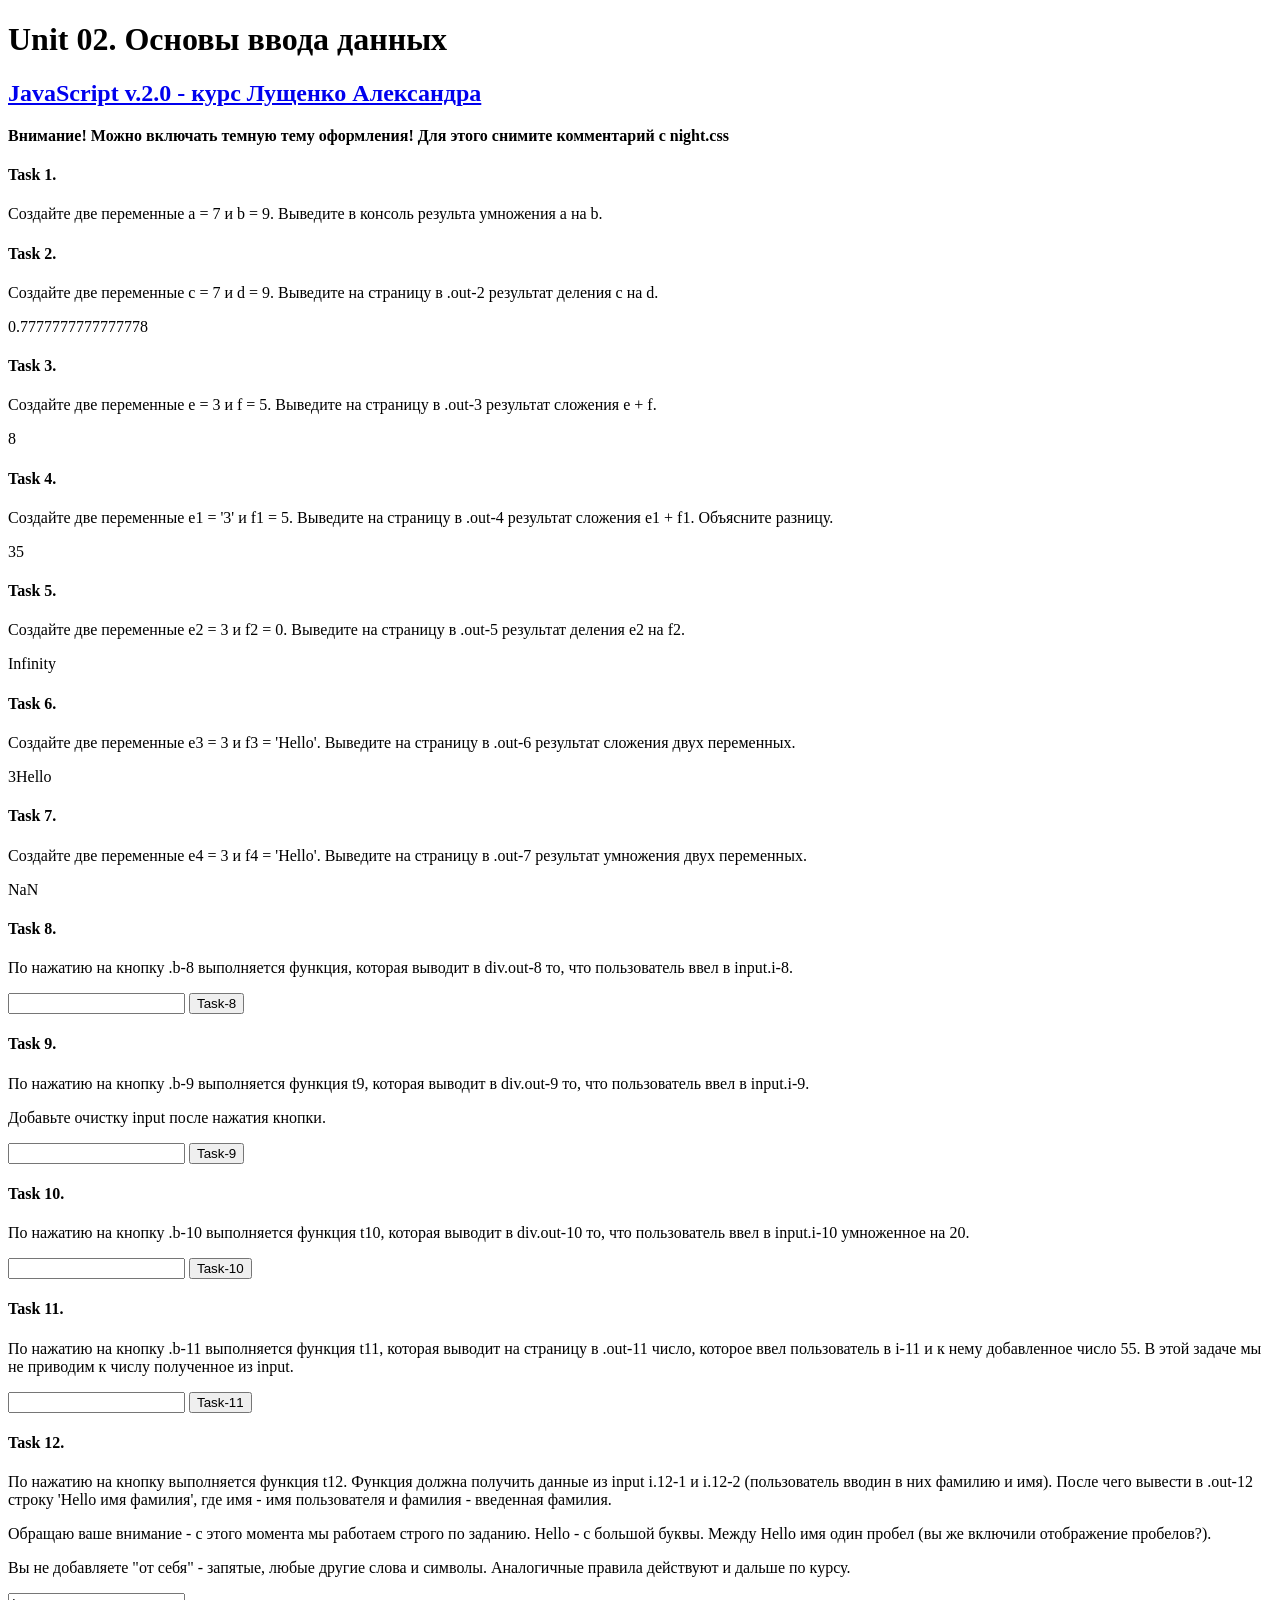
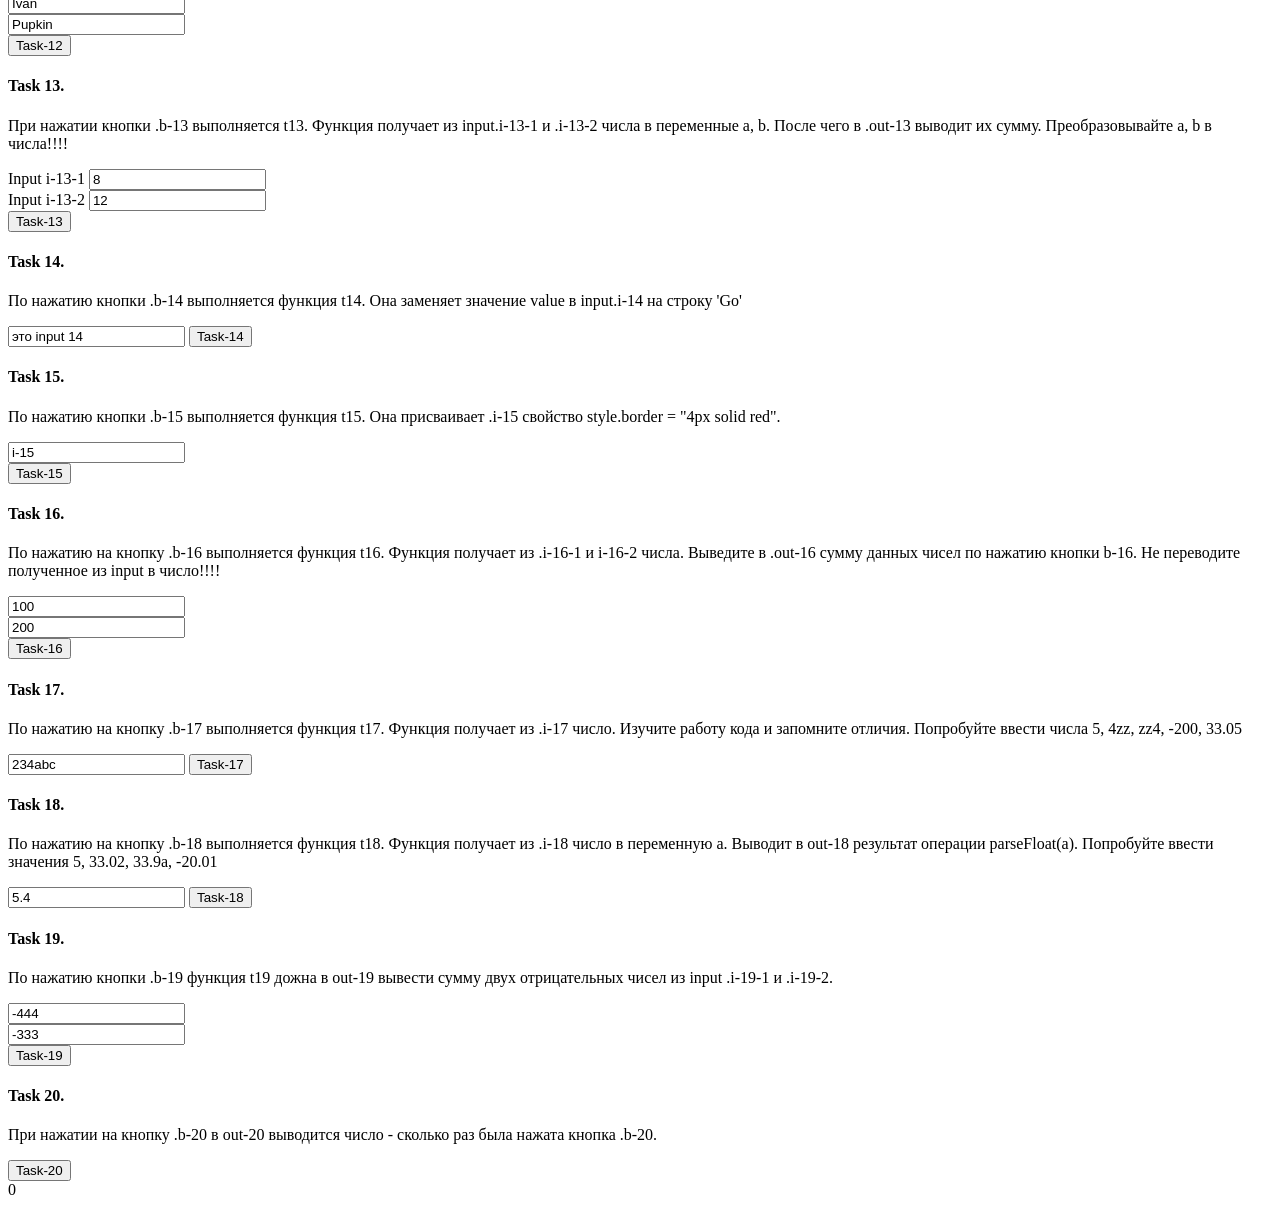
<file: unit_02/unit_02.html>
<!DOCTYPE html>
<html lang="ru">

<head>
    <meta charset="UTF-8">
    <meta name="viewport" content="width=device-width, initial-scale=1.0">
    <meta http-equiv="X-UA-Compatible" content="ie=edge">
    <link rel="shortcut icon" href="https://cabinet.itgid.info/favicon.svg" type="image/x-icon">
    <link rel="stylesheet" href="https://itgid.info/css/skeleton.css">
    <link rel="stylesheet" href="https://itgid.info/css/style_js20.css">
    <!-- Ночной режим CSS удалите комментарий -->
    <!-- <link rel="stylesheet" href="https://itgid.info/css/night.css"> -->
    <title>JS 2.0. Unit 02</title>
</head>

<body>
    <div class="container">
        <h1>Unit 02. Основы ввода данных </h1>
        <h2><a href="https://itgid.info/ru/course/js20" target="_blank">JavaScript v.2.0 - курс Лущенко
                Александра</a></h2>
        <p class="text-orange"><b>Внимание! Можно включать темную тему оформления! Для этого снимите комментарий с
                night.css</b></p>

        <section>
            <h4>Task 1.</h4>
            <p>Создайте две переменные a = 7 и b = 9. Выведите в консоль результа умножения a на b.</p>

        </section>

        <section>
            <h4>Task 2.</h4>
            <p>Создайте две переменные c = 7 и d = 9. Выведите на страницу в .out-2 результат деления c на d.</p>
            <div class="out-2"></div>
        </section>

        <section>
            <h4>Task 3.</h4>
            <p>Создайте две переменные e = 3 и f = 5. Выведите на страницу в .out-3 результат сложения e + f.</p>
            <div class="out-3"></div>

        </section>

        <section>
            <h4>Task 4.</h4>
            <p>Создайте две переменные e1 = '3' и f1 = 5. Выведите на страницу в .out-4 результат сложения e1 + f1.
                Объясните разницу. </p>
            <div class="out-4"></div>
        </section>

        <section>
            <h4>Task 5.</h4>
            <p>Создайте две переменные e2 = 3 и f2 = 0. Выведите на страницу в .out-5 результат деления e2 на f2.</p>
            <div class="out-5"></div>
        </section>

        <section>
            <h4>Task 6.</h4>
            <p>Создайте две переменные e3 = 3 и f3 = 'Hello'. Выведите на страницу в .out-6 результат сложения двух
                переменных. </p>
            <div class="out-6"></div>
        </section>

        <section>
            <h4>Task 7.</h4>
            <p>Создайте две переменные e4 = 3 и f4 = 'Hello'. Выведите на страницу в .out-7 результат умножения двух
                переменных.</p>
            <div class="out-7"></div>
        </section>

        <section>
            <h4>Task 8.</h4>
            <p>По нажатию на кнопку .b-8 выполняется функция, которая выводит в div.out-8 то, что пользователь ввел в
                input.i-8.</p>
            <input type="text" class="i-8">
            <button class="button-primary b-8">Task-8</button>
            <div class="out-8"></div>
        </section>

        <section>
            <h4>Task 9.</h4>
            <p>По нажатию на кнопку .b-9 выполняется функция t9, которая выводит в div.out-9 то, что пользователь ввел в
                input.i-9.</p>
            <p>Добавьте очистку input после нажатия кнопки. </p>
            <input type="number" class="i-9">
            <button class="button-primary b-9">Task-9</button>
            <div class="out-9"></div>
        </section>

        <section>
            <h4>Task 10.</h4>
            <p>По нажатию на кнопку .b-10 выполняется функция t10, которая выводит в div.out-10 то, что пользователь
                ввел в input.i-10 умноженное на 20.</p>
            <input type="number" class="i-10">
            <button class="button-primary b-10">Task-10</button>
            <div class="out-10"></div>
        </section>

        <section>
            <h4>Task 11.</h4>
            <p>По нажатию на кнопку .b-11 выполняется функция t11, которая выводит на страницу в .out-11 число, которое
                ввел
                пользователь в i-11 и к нему добавленное число 55. В этой задаче мы не приводим к числу полученное из
                input.</p>
            <input type="number" class="i-11">
            <button class="button-primary b-11">Task-11</button>
            <div class="out-11"></div>
        </section>

        <section>
            <h4>Task 12.</h4>
            <p>По нажатию на кнопку выполняется функция t12. Функция должна получить данные из input i.12-1 и i.12-2
                (пользователь
                вводин в них фамилию и имя). После чего вывести в .out-12 строку 'Hello имя фамилия', где имя - имя
                пользователя и
                фамилия - введенная фамилия.</p>
            <p class="text-orange">Обращаю ваше внимание - с этого момента мы работаем строго по заданию. Hello - с
                большой
                буквы. Между Hello имя один пробел (вы же включили отображение пробелов?).</p>
            <p class="text-orange">Вы не добавляете "от себя" - запятые, любые другие слова и символы. Аналогичные
                правила действуют и дальше по курсу.</p>
            <div><input type="text" class="i-12-1" value="Ivan"></div>
            <div><input type="text" class="i-12-2" value="Pupkin"></div>
            <button class="button-primary b-12">Task-12</button>
            <div class="out-12"></div>
        </section>

        <section>
            <h4>Task 13.</h4>
            <p>При нажатии кнопки .b-13 выполняется t13. Функция получает из input.i-13-1 и .i-13-2 числа в переменные
                a, b. После чего
                в .out-13 выводит их сумму. Преобразовывайте a, b в числа!!!!</p>
            <div>Input i-13-1 <input type="text" class="i-13-1" value="8"></div>
            <div>Input i-13-2 <input type="text" class="i-13-2" value="12"></div>
            <button class="button-primary b-13">Task-13</button>
            <div class="out-13"></div>
        </section>

        <section>
            <h4>Task 14.</h4>
            <p>По нажатию кнопки .b-14 выполняется функция t14. Она заменяет значение value в input.i-14 на строку 'Go'
            </p>
            <input type="text" class="i-14" value="это input 14">
            <button class="button-primary b-14">Task-14</button>
        </section>

        <section>
            <h4>Task 15.</h4>
            <p>По нажатию кнопки .b-15 выполняется функция t15. Она присваивает .i-15 свойство style.border = "4px solid
                red".</p>
            <div><input type="text" class="i-15" value="i-15"></div>

            <button class="button-primary b-15">Task-15</button>
        </section>


        <section>
            <h4>Task 16.</h4>
            <p>По нажатию на кнопку .b-16 выполняется функция t16. Функция получает из .i-16-1 и i-16-2 числа. Выведите
                в .out-16 сумму данных чисел по нажатию кнопки b-16. Не переводите полученное из input в число!!!!</p>
            <div><input type="number" class="i-16-1" value="100"></div>
            <div><input type="number" class="i-16-2" value="200"></div>
            <button class="button-primary b-16">Task-16</button>
            <div class="out-16"></div>
        </section>

        <section>
            <h4>Task 17.</h4>
            <p>По нажатию на кнопку .b-17 выполняется функция t17. Функция получает из .i-17 число. Изучите работу кода
                и запомните
                отличия. Попробуйте ввести числа 5, 4zz, zz4, -200, 33.05</p>
            <input type="text" class="i-17" value="234abc">
            <button class="button-primary b-17">Task-17</button>
            <div class="out-17-1"></div>
            <div class="out-17-2"></div>
            <div class="out-17-3"></div>
        </section>

        <section>
            <h4>Task 18.</h4>
            <p>По нажатию на кнопку .b-18 выполняется функция t18. Функция получает из .i-18 число в переменную a.
                Выводит в out-18
                результат операции parseFloat(a). Попробуйте ввести значения 5, 33.02, 33.9a, -20.01</p>
            <input type="text" class="i-18" value="5.4">

            <button class="button-primary b-18">Task-18</button>
            <div class="out-18"></div>
        </section>

        <section>
            <h4>Task 19.</h4>
            <p>По нажатию кнопки .b-19 функция t19 дожна в out-19 вывести сумму двух отрицательных чисел из input
                .i-19-1 и .i-19-2.</p>
            <div><input type="number" class="i-19-1" value="-444"></div>
            <div><input type="number" class="i-19-2" value="-333"></div>
            <button class="button-primary b-19">Task-19</button>
            <div class="out-19"></div>
        </section>

        <section>
            <h4>Task 20.</h4>
            <p>При нажатии на кнопку .b-20 в out-20 выводится число - сколько раз была нажата кнопка .b-20. </p>
            <button class="button-primary b-20">Task-20</button>
            <div class="out-20">0</div>
        </section>

    </div>

    <script src="unit_02.js"></script>
</body>

</html>
</file>
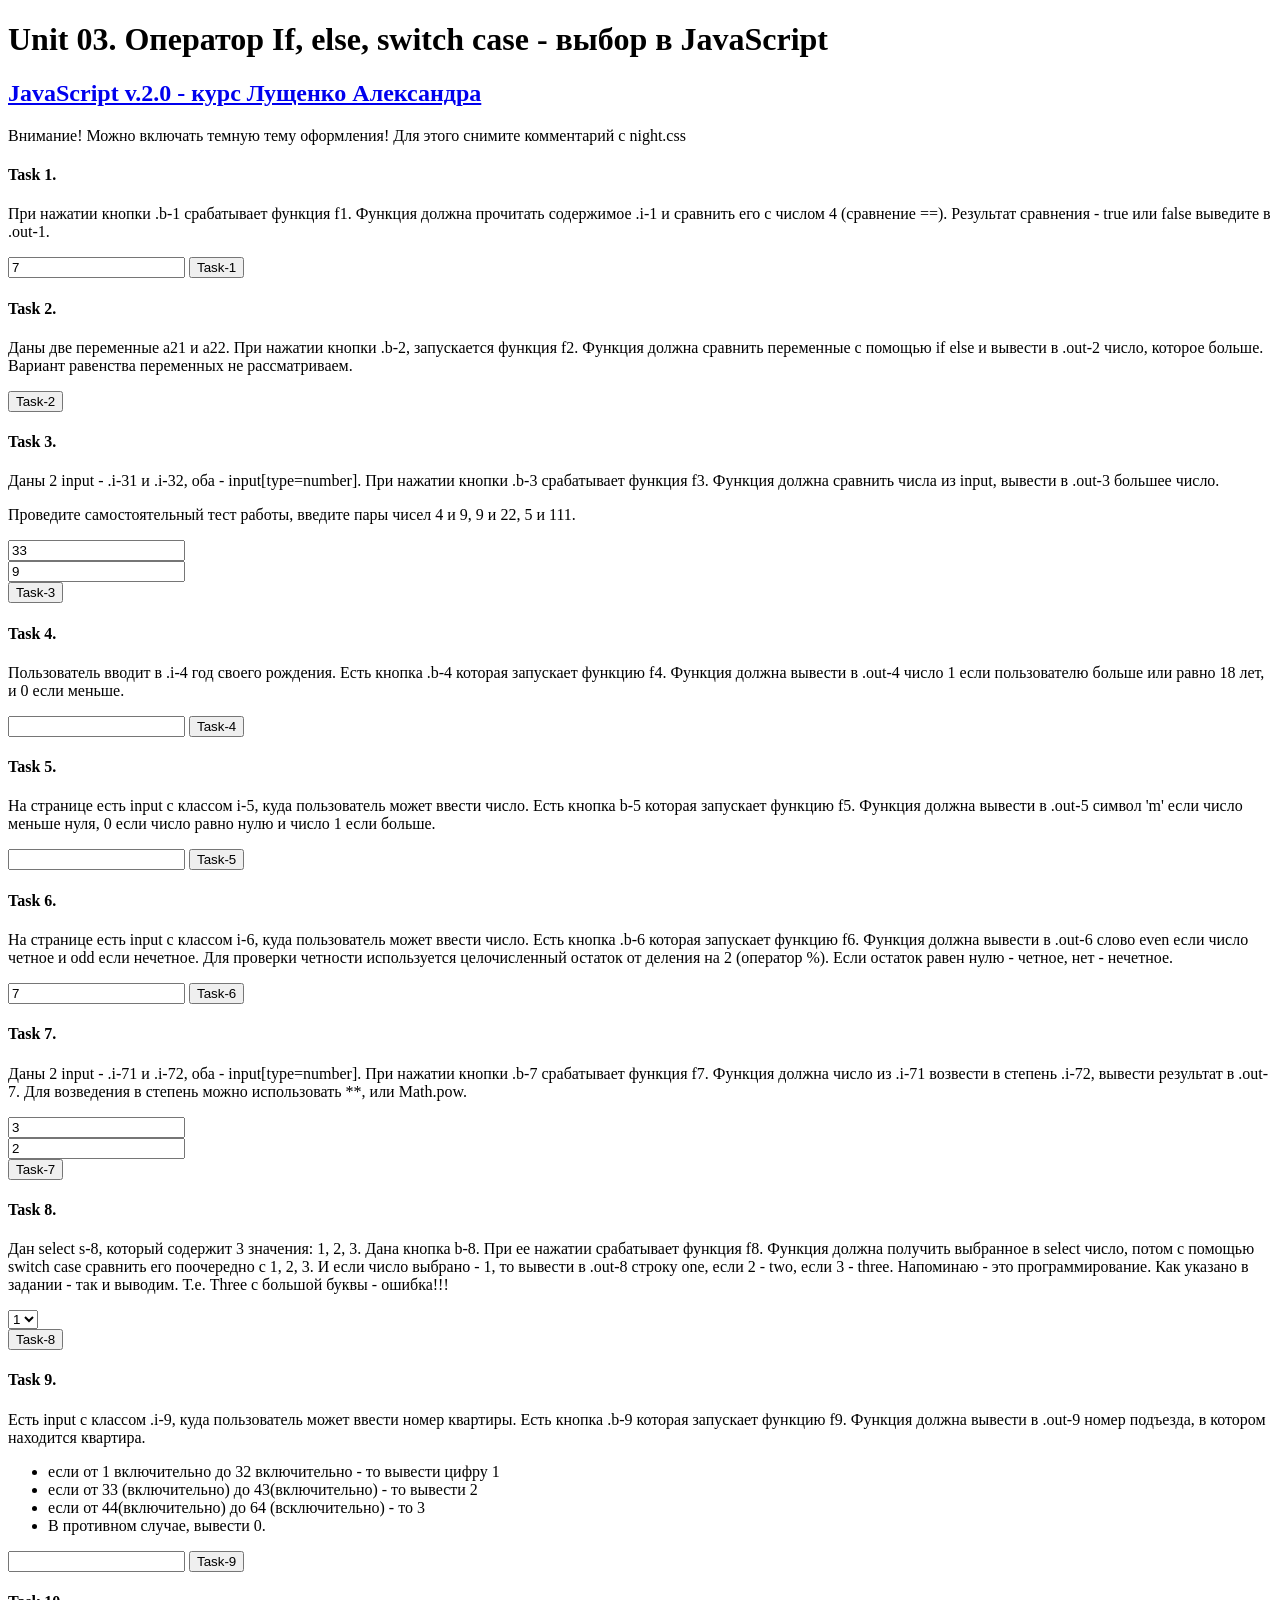
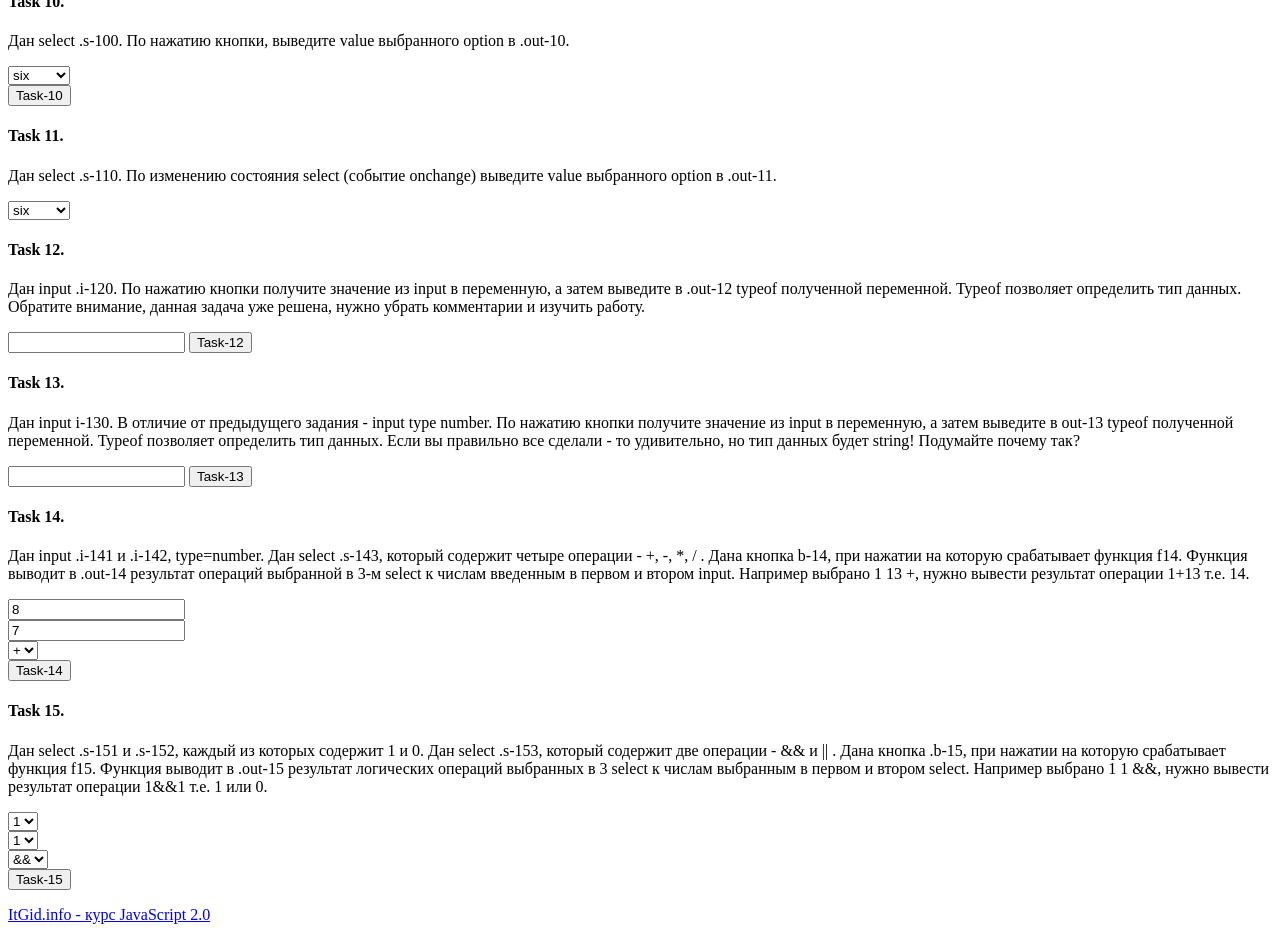
<file: unit_03/unit_03.html>
<!DOCTYPE html>
<html lang="ru">

<head>
    <meta charset="UTF-8">
    <meta name="viewport" content="width=device-width, initial-scale=1.0">
    <meta http-equiv="X-UA-Compatible" content="ie=edge">
    <link rel="shortcut icon" href="https://cabinet.itgid.info/favicon.svg" type="image/x-icon">
    <link rel="stylesheet" href="https://itgid.info/css/skeleton.css">
    <link rel="stylesheet" href="https://itgid.info/css/style_js20.css">
    <!-- Ночной режим CSS удалите комментарий -->
    <!-- <link rel="stylesheet" href="https://itgid.info/css/night.css"> -->
    <title>JS 2.0. Unit 03</title>
</head>

<body>
    <div class="container">
        <h1>Unit 03. Оператор If, else, switch case - выбор в JavaScript</h1>
        <h2><a href="https://itgid.info/ru/course/js20" target="_blank">JavaScript v.2.0 - курс Лущенко
            Александра</a></h2>

        <p class="text-orange">Внимание! Можно включать темную тему оформления! Для этого снимите комментарий с
            night.css</p>

        <section>
            <h4>Task 1.</h4>
            <p>При нажатии кнопки .b-1 срабатывает функция f1. Функция должна прочитать содержимое .i-1 и сравнить его с
                числом 4
                (сравнение ==). Результат сравнения - true или false выведите в .out-1.</p>
            <input type="number" class="i-1" value="7">
            <button class="button-primary b-1">Task-1</button>
            <div class="out-1"></div>
        </section>

        <section>
            <h4>Task 2.</h4>
            <p>Даны две переменные a21 и a22. При нажатии кнопки .b-2, запускается функция f2. Функция должна сравнить
                переменные с
                помощью if else и вывести в .out-2 число, которое больше. Вариант равенства переменных не рассматриваем.
            </p>
            <button class="button-primary b-2">Task-2</button>
            <div class="out-2"></div>
        </section>

        <section>
            <h4>Task 3.</h4>
            <p>Даны 2 input - .i-31 и .i-32, оба - input[type=number]. При нажатии кнопки .b-3 срабатывает функция f3.
                Функция должна сравнить числа из input, вывести в .out-3 большее число.</p>
            <p>Проведите самостоятельный тест работы, введите пары чисел 4 и 9, 9 и 22, 5 и 111.</p>
            <div><input type="number" class="i-31" value="33"></div>
            <div><input type="number" class="i-32" value="9"></div>
            <button class="button-primary b-3">Task-3</button>
            <div class="out-3"></div>
        </section>

        <section>
            <h4>Task 4.</h4>
            <p>Пользователь вводит в .i-4 год своего рождения. Есть кнопка .b-4 которая запускает функцию f4. Функция
                должна вывести в .out-4 число 1 если пользователю больше или равно 18 лет, и 0 если меньше.</p>
            <input type="number" class="i-4">
            <button class="button-primary b-4">Task-4</button>
            <div class="out-4"></div>
        </section>

        <section>
            <h4>Task 5.</h4>
            <p>На странице есть input c классом i-5, куда пользователь может ввести число. Есть кнопка b-5 которая
                запускает функцию f5. Функция должна вывести в .out-5 символ 'm' если число меньше нуля, 0 если число
                равно нулю и число 1 если больше.</p>
            <input type="number" class="i-5">
            <button class="button-primary b-5">Task-5</button>
            <div class="out-5"></div>
        </section>

        <section>
            <h4>Task 6.</h4>
            <p>На странице есть input с классом i-6, куда пользователь может ввести число. Есть кнопка .b-6 которая
                запускает функцию f6. Функция должна вывести в .out-6 слово even если число четное и odd если нечетное.
                Для проверки четности используется целочисленный остаток от деления на 2 (оператор %). Если остаток
                равен нулю - четное, нет - нечетное.</p>
            <input type="number" class="i-6" value="7">
            <button class="button-primary b-6">Task-6</button>
            <div class="out-6"></div>
        </section>

        <section>
            <h4>Task 7.</h4>
            <p>Даны 2 input - .i-71 и .i-72, оба - input[type=number]. При нажатии кнопки .b-7 срабатывает функция f7.
                Функция должна
                число из .i-71 возвести в степень .i-72, вывести результат в .out-7. Для возведения в степень можно
                использовать **, или
                Math.pow.</p>
            <div><input type="number" class="i-71" value="3"></div>
            <div><input type="number" class="i-72" value="2"></div>
            <button class="button-primary b-7">Task-7</button>
            <div class="out-7"></div>
        </section>

        <section>
            <h4>Task 8.</h4>
            <p>Дан select s-8, который содержит 3 значения: 1, 2, 3. Дана кнопка b-8. При ее нажатии срабатывает функция
                f8. Функция должна получить выбранное в select число, потом с помощью switch case сравнить его
                поочередно с 1, 2, 3. И если число выбрано - 1, то вывести в .out-8 строку one, если 2 - two, если 3 -
                three. Напоминаю - это программирование. Как указано в задании - так и выводим. Т.е. Three с большой
                буквы - ошибка!!!</p>
            <div>
                <select class="s-8">
                    <option value="1">1</option>
                    <option value="2">2</option>
                    <option value="3">3</option>
                </select>
            </div>
            <button class="button-primary b-8">Task-8</button>
            <div class="out-8"></div>
        </section>

        <section>
            <h4>Task 9.</h4>
            <p> Есть input с классом .i-9, куда пользователь может ввести номер квартиры. Есть кнопка .b-9 которая
                запускает функцию f9. Функция должна вывести в .out-9 номер подъезда, в котором находится квартира.</p>
            <ul>
                <li>если от 1 включительно до 32 включительно - то вывести цифру 1</li>
                <li>если от 33 (включительно) до 43(включительно) - то вывести 2</li>
                <li>если от 44(включительно) до 64 (всключительно) - то 3</li>
                <li>В противном случае, вывести 0.</li>
            </ul>
            <input type="number" class="i-9">
            <button class="button-primary b-9">Task-9</button>
            <div class="out-9"></div>
        </section>

        <section>
            <h4>Task 10.</h4>
            <p>Дан select .s-100. По нажатию кнопки, выведите value выбранного option в .out-10.</p>
            <div>
                <select class="s-100">
                    <option value="6">six</option>
                    <option value="7">seven</option>
                    <option value="11">eleven</option>
                    <option value="9">nine</option>
                </select>
            </div>
            <button class="button-primary b-10">Task-10</button>
            <div class="out-10"></div>
        </section>

        <section>
            <h4>Task 11.</h4>
            <p>Дан select .s-110. По изменению состояния select (событие onchange) выведите value выбранного option в
                .out-11.</p>
            <div>
                <select class="s-110">
                    <option value="6">six</option>
                    <option value="7">seven</option>
                    <option value="11">eleven</option>
                    <option value="9">nine</option>
                </select>
            </div>
            <div class="out-11"></div>
        </section>

        <section>
            <h4>Task 12.</h4>
            <p>Дан input .i-120. По нажатию кнопки получите значение из input в переменную, а затем выведите в .out-12
                typeof
                полученной переменной. Typeof позволяет определить тип данных. Обратите внимание, данная задача уже
                решена, нужно убрать комментарии и изучить работу. </p>
            <input type="text" class="i-120">
            <button class="button-primary b-12">Task-12</button>
            <div class="out-12"></div>
        </section>

        <section>
            <h4>Task 13.</h4>
            <p>Дан input i-130. В отличие от предыдущего задания - input type number. По нажатию кнопки получите
                значение из input в переменную, а затем выведите в out-13 typeof полученной переменной. Typeof позволяет
                определить тип данных. Если вы правильно все сделали - то удивительно, но тип данных будет string!
                Подумайте почему так? </p>
            <input type="number" class="i-130">
            <button class="button-primary b-13">Task-13</button>
            <div class="out-13"></div>
        </section>

        <section>
            <h4>Task 14.</h4>
            <p>Дан input .i-141 и .i-142, type=number. Дан select .s-143, который содержит четыре операции - +, -, *, / .
                Дана кнопка b-14, при нажатии на которую срабатывает функция f14. Функция выводит в .out-14 результат операций
                выбранной в 3-м select к числам введенным в первом и втором input. Например выбрано 1 13 +, нужно вывести результат операции 1+13 т.е. 14.</p>
            <div><input type="number" class="i-141" value="8"></div>
            <div><input type="number" class="i-142" value="7"></div>
            <div>
                <select class="s-143">
                    <option value="+">+</option>
                    <option value="-">-</option>
                    <option value="*">*</option>
                    <option value="/">/</option>
                </select>
            </div>
            <button class="button-primary b-14">Task-14</button>
            <div class="out-14"></div>
        </section>

        <section>
            <h4>Task 15.</h4>
            <p>Дан select .s-151 и .s-152, каждый из которых содержит 1 и 0. Дан select .s-153, который содержит две операции - && и ||
            . Дана кнопка .b-15, при нажатии на которую срабатывает функция f15. Функция выводит в .out-15 результат логических
            операций выбранных в 3 select к числам выбранным в первом и втором select. Например выбрано 1 1 &&, нужно вывести
            результат операции 1&&1 т.е. 1 или 0.</p>
            <div>
                <select class="s-151">
                    <option value="1">1</option>
                    <option value="0">0</option>
                </select>
            </div>
            <div>
                <select class="s-152">
                    <option value="1">1</option>
                    <option value="0">0</option>
                </select>
            </div>
            <div>
                <select class="s-153">
                    <option value="&&">&&</option>
                    <option value="||">||</option>
                </select>
            </div>
            <button class="button-primary b-15">Task-15</button>
            <div class="out-15"></div>
        </section>
        <p><a href="https://itgid.info" title="Материалы с сайта ItGid.info">ItGid.info - курс JavaScript 2.0</a></p>
    </div>

    <script src="unit_03.js"></script>
</body>

</html>
</file>
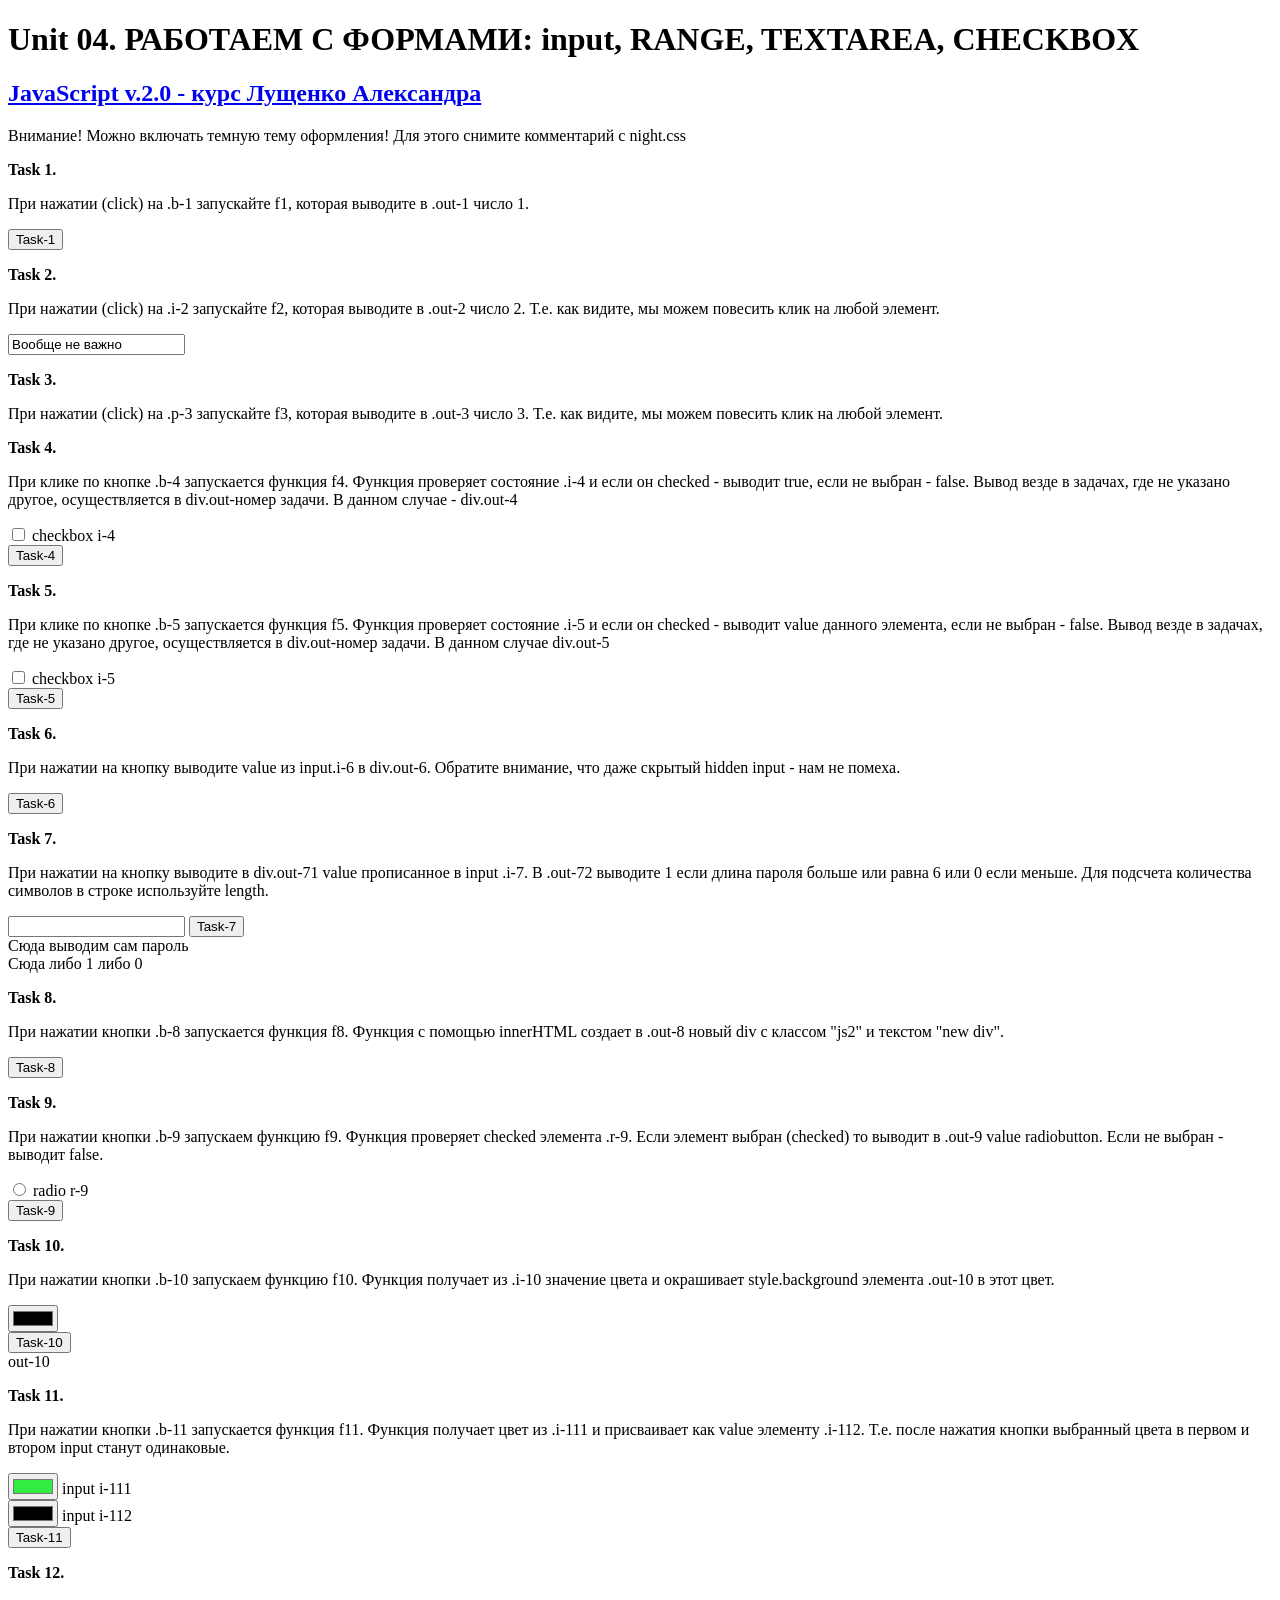
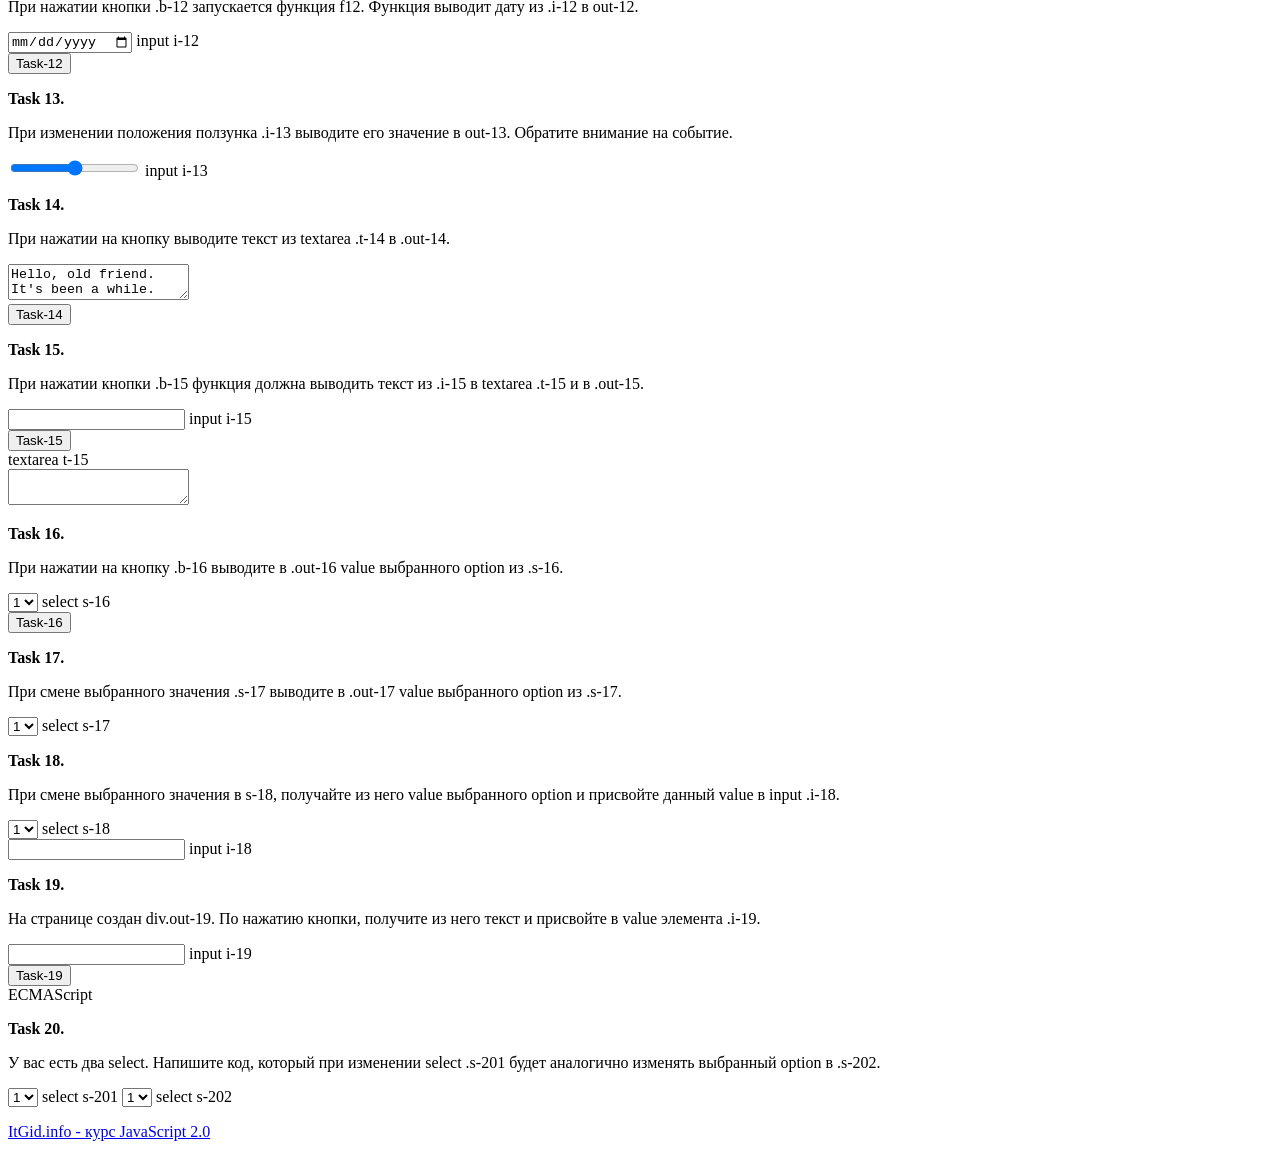
<file: unit_04/unit_04.html>
<!DOCTYPE html>
<html lang="ru">

<head>
    <meta charset="UTF-8">
    <meta name="viewport" content="width=device-width, initial-scale=1.0">
    <meta http-equiv="X-UA-Compatible" content="ie=edge">
    <link rel="shortcut icon" href="https://cabinet.itgid.info/favicon.svg" type="image/x-icon">
    <link rel="stylesheet" href="https://itgid.info/css/skeleton.css">
    <link rel="stylesheet" href="https://itgid.info/css/style_js20.css">
    <!-- Ночной режим CSS удалите комментарий -->
    <!-- <link rel="stylesheet" href="https://itgid.info/css/night.css"> -->
    <title>JS 2.0. Unit 04</title>
</head>

<body>
    <div class="container">
        <h1>Unit 04. РАБОТАЕМ С ФОРМАМИ: input, RANGE, TEXTAREA, CHECKBOX</h1>
        <h2><a href="https://itgid.info/ru/course/js20" target="_blank">JavaScript v.2.0 - курс Лущенко
            Александра</a></h2>
        <p class="text-orange">Внимание! Можно включать темную тему оформления! Для этого снимите комментарий с
            night.css</p>
        <!-- <p class="text-orange">Внимание! Тут есть пасхалка.</p> -->
        <section>
            <p><b>Task 1.</b></p>
            <p>При нажатии (click) на .b-1 запускайте f1, которая выводите в .out-1 число 1.</p>
            <button class="button-primary b-1">Task-1</button>
            <div class="out-1"></div>
        </section>

        <section>
            <p><b>Task 2.</b></p>
            <p>При нажатии (click) на .i-2 запускайте f2, которая выводите в .out-2 число 2. Т.е. как видите, мы можем
                повесить клик на
                любой элемент.</p>
            <input type="text" class="i-2" value="Вообще не важно">
            <div class="out-2"></div>
        </section>

        <section>
            <p><b>Task 3.</b></p>
            <p class="p-3">При нажатии (click) на .p-3 запускайте f3, которая выводите в .out-3 число 3. Т.е. как
                видите, мы можем повеcить клик на любой элемент.</p>
            <div class="out-3"></div>
        </section>

        <section>
            <p><b>Task 4.</b></p>
            <p>При клике по кнопке .b-4 запускается функция f4. Функция проверяет состояние .i-4 и если он checked -
                выводит true, если
                не выбран - false. Вывод везде в задачах, где не указано другое, осуществляется в div.out-номер задачи.
                В данном случае -
                div.out-4
            </p>
            <div><label><input type="checkbox" class="i-4"> checkbox i-4</label></div>
            <button class="button-primary b-4">Task-4</button>
            <div class="out-4"></div>
        </section>

        <section>
            <p><b>Task 5.</b></p>
            <p>При клике по кнопке .b-5 запускается функция f5. Функция проверяет состояние .i-5 и если он checked -
                выводит value
                данного элемента, если не выбран - false. Вывод везде в задачах, где не указано другое, осуществляется в
                div.out-номер
                задачи. В данном случае div.out-5</p>
            <div><label><input type="checkbox" class="i-5" value="task-5"> checkbox i-5</label></div>
            <button class="button-primary b-5">Task-5</button>
            <div class="out-5"></div>
        </section>

        <section>
            <p><b>Task 6.</b></p>
            <p>При нажатии на кнопку выводите value из input.i-6 в div.out-6. Обратите внимание, что даже скрытый hidden
                input - нам не
                помеха.</p>
            <input type="hidden" class="i-6" value="8987">
            <button class="button-primary b-6">Task-6</button>
            <div class="out-6"></div>
        </section>

        <section>
            <p><b>Task 7.</b></p>
            <p>При нажатии на кнопку выводите в div.out-71 value прописанное в input .i-7. В .out-72 выводите 1 если
                длина пароля
                больше или равна 6 или 0 если меньше. Для подсчета количества символов в строке используйте length.</p>
            <input type="password" class="i-7">
            <button class="button-primary b-7">Task-7</button>
            <div class="out-71 out-7">Сюда выводим сам пароль</div>
            <div class="out-72 out-7">Сюда либо 1 либо 0</div>
        </section>

        <section>
            <p><b>Task 8.</b></p>
            <p>При нажатии кнопки .b-8 запускается функция f8. Функция с помощью innerHTML создает в .out-8 новый div с
                классом "js2" и текстом "new div".</p>
            <button class="button-primary b-8">Task-8</button>
            <div class="out-8"></div>

        </section>

        <section>
            <p><b>Task 9.</b></p>
            <p>При нажатии кнопки .b-9 запускаем функцию f9. Функция проверяет checked элемента .r-9. Если элемент
                выбран (checked) то
                выводит в .out-9 value radiobutton. Если не выбран - выводит false.</p>
            <div><label><input type="radio" class="r-9" value="6572"> radio r-9</label></div>
            <button class="button-primary b-9">Task-9</button>
            <div class="out-9"></div>
        </section>

        <section>
            <p><b>Task 10.</b></p>
            <p>При нажатии кнопки .b-10 запускаем функцию f10. Функция получает из .i-10 значение цвета и окрашивает
                style.background
                элемента .out-10 в этот цвет.
            </p>
            <div><label><input type="color" class="i-10"></label></div>
            <button class="button-primary b-10">Task-10</button>
            <div class="out-10">out-10</div>
        </section>

        <section>
            <p><b>Task 11.</b></p>
            <p>При нажатии кнопки .b-11 запускается функция f11. Функция получает цвет из .i-111 и присваивает как value
                элементу
                .i-112. Т.е. после нажатия кнопки выбранный цвета в первом и втором input станут одинаковые.</p>
            <div><label><input type="color" class="i-111" value="#34eb43"> input i-111</label></div>
            <div><label><input type="color" class="i-112"> input i-112</label></div>
            <button class="button-primary b-11">Task-11</button>
        </section>

        <section>
            <p><b>Task 12.</b></p>
            <p>При нажатии кнопки .b-12 запускается функция f12. Функция выводит дату из .i-12 в out-12.</p>
            <div><label><input type="date" class="i-12"> input i-12</label></div>
            <button class="button-primary b-12">Task-12</button>
            <div class="out-12"></div>
        </section>

        <section>
            <p><b>Task 13.</b></p>
            <p>При изменении положения ползунка .i-13 выводите его значение в out-13. Обратите внимание на событие.</p>
            <div><label><input type="range" class="i-13"> input i-13</label></div>
            <div class="out-13"></div>
        </section>

        <section>
            <p><b>Task 14.</b></p>
            <p>При нажатии на кнопку выводите текст из textarea .t-14 в .out-14.</p>
            <div><textarea class="t-14">Hello, old friend. It's been a while.</textarea></div>
            <button class="button-primary b-14">Task-14</button>
            <div class="out-14"></div>
        </section>

        <section>
            <p><b>Task 15.</b></p>
            <p>При нажатии кнопки .b-15 функция должна выводить текст из .i-15 в textarea .t-15 и в .out-15.</p>
            <div><label><input type="text" class="i-15"> input i-15</label></div>
            <button class="button-primary b-15">Task-15</button>

            <div>textarea t-15</div>
            <div><textarea class="t-15"></textarea></div>
            <div class="out-15"></div>
        </section>

        <section>
            <p><b>Task 16.</b></p>
            <p>При нажатии на кнопку .b-16 выводите в .out-16 value выбранного option из .s-16.</p>
            <div> <label>
                    <select class="s-16">
                        <option value="one">1</option>
                        <option value="two">2</option>
                        <option value="five">5</option>
                    </select>
                    select s-16
                </label>
            </div>
            <button class="button-primary b-16">Task-16</button>
            <div class="out-16"></div>
        </section>

        <section>
            <p><b>Task 17.</b></p>
            <p>При смене выбранного значения .s-17 выводите в .out-17 value выбранного option из .s-17.</p>
            <div>
                <label>
                    <select class="s-17">
                        <option value="one">1</option>
                        <option value="two">2</option>
                        <option value="five">5</option>
                    </select>
                    select s-17
                </label>
            </div>
            <div class="out-17"></div>
        </section>

        <section>
            <p><b>Task 18.</b></p>
            <p>При смене выбранного значения в s-18, получайте из него value выбранного option и присвойте данный value
                в input .i-18.</p>
            <div>
                <label>
                    <select class="s-18">
                        <option value="one">1</option>
                        <option value="two">2</option>
                        <option value="five">5</option>
                    </select>
                    select s-18
                </label>
                <div><label><input type="text" class="i-18"> input i-18</label></div>
            </div>
        </section>

        <section>
            <p><b>Task 19.</b></p>
            <p>На странице создан div.out-19. По нажатию кнопки, получите из него текст и присвойте в value элемента
                .i-19.</p>
            <div><label><input type="text" class="i-19"> input i-19</label></div>
            <button class="button-primary b-19">Task-19</button>
            <div class="out-19">ECMAScript</div>


        </section>

        <section>
            <p><b>Task 20.</b></p>
            <p>У вас есть два select. Напишите код, который при изменении select .s-201 будет аналогично изменять
                выбранный option в
                .s-202.</p>
            <label>
                <select class="s-201">
                    <option value="one">1</option>
                    <option value="two">2</option>
                    <option value="five">5</option>
                </select>
                select s-201
            </label>
            <label>
                <select class="s-202">
                    <option value="one">1</option>
                    <option value="two">2</option>
                    <option value="five">5</option>
                </select>
                select s-202
            </label>
        </section>
        <p><a href="https://itgid.info" title="Материалы с сайта ItGid.info">ItGid.info - курс JavaScript 2.0</a></p>

    </div>

    <script src="unit_04.js"></script>
</body>

</html>
</file>
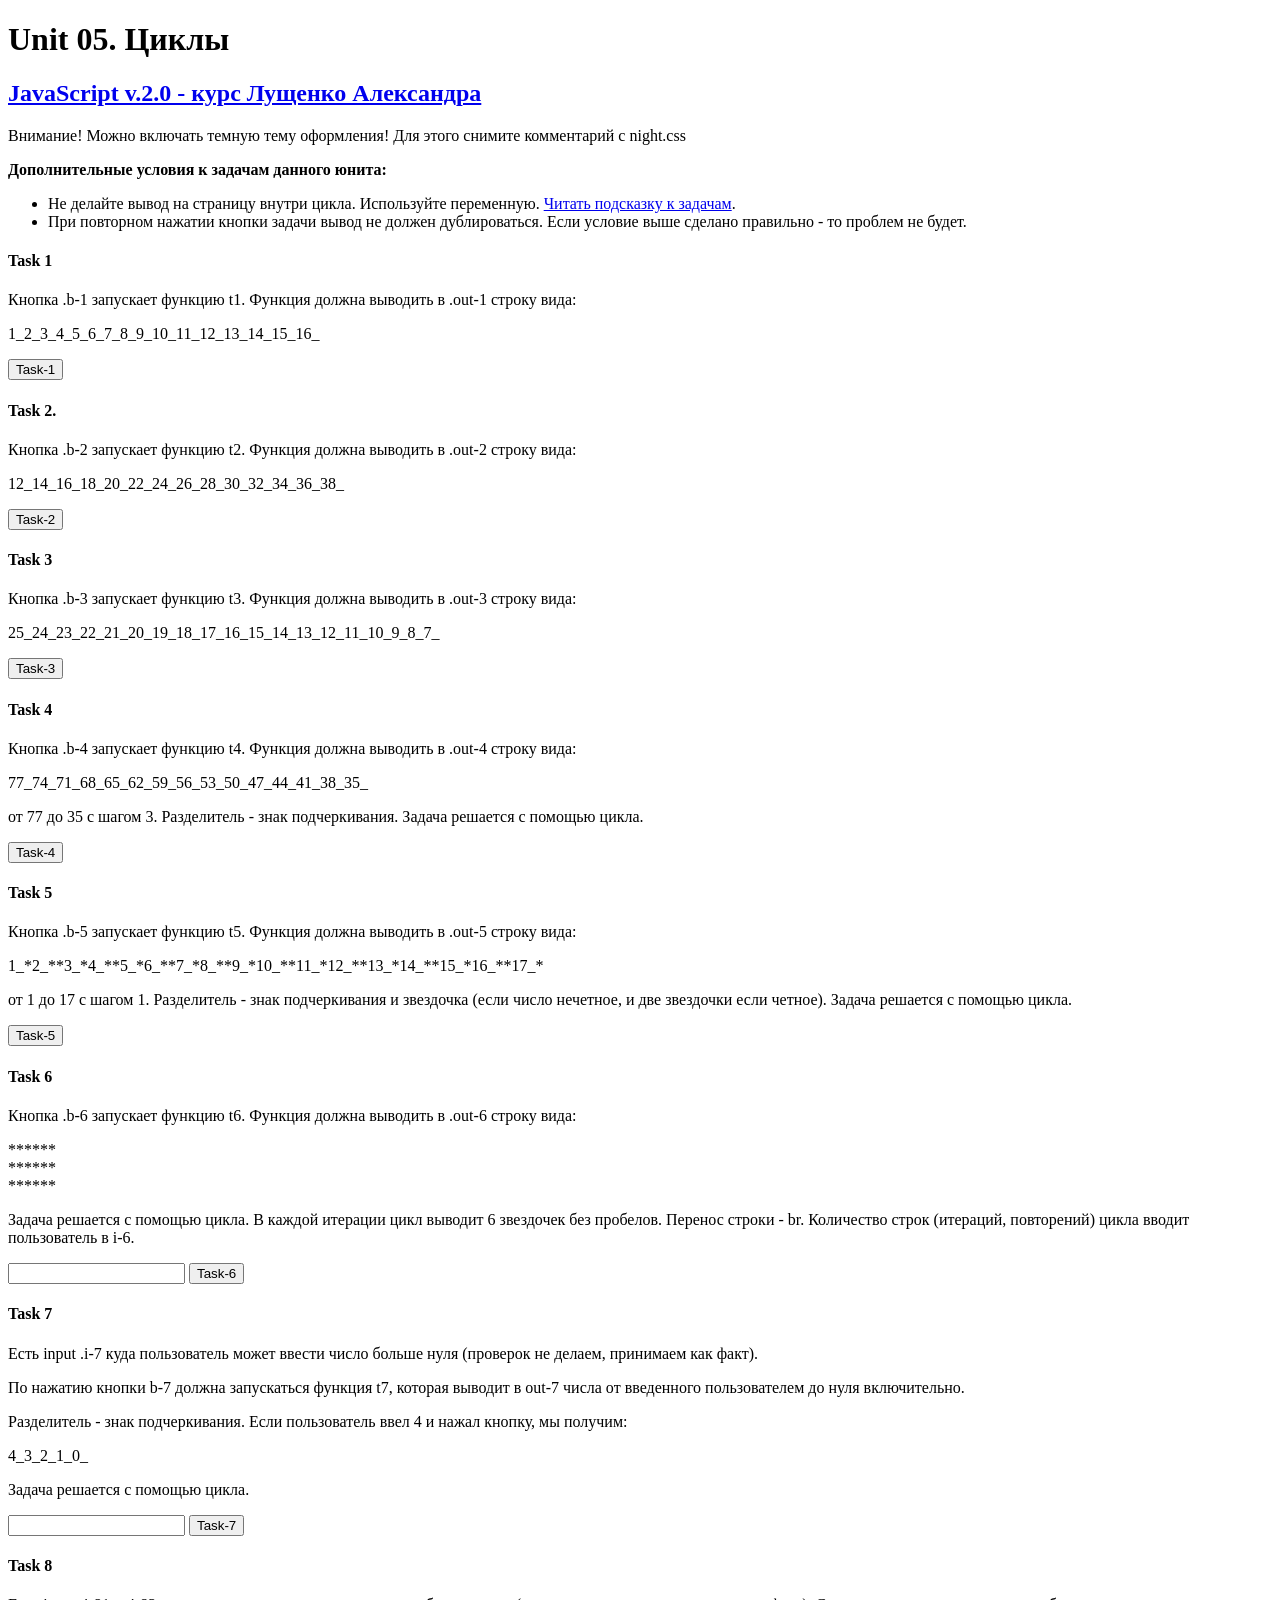
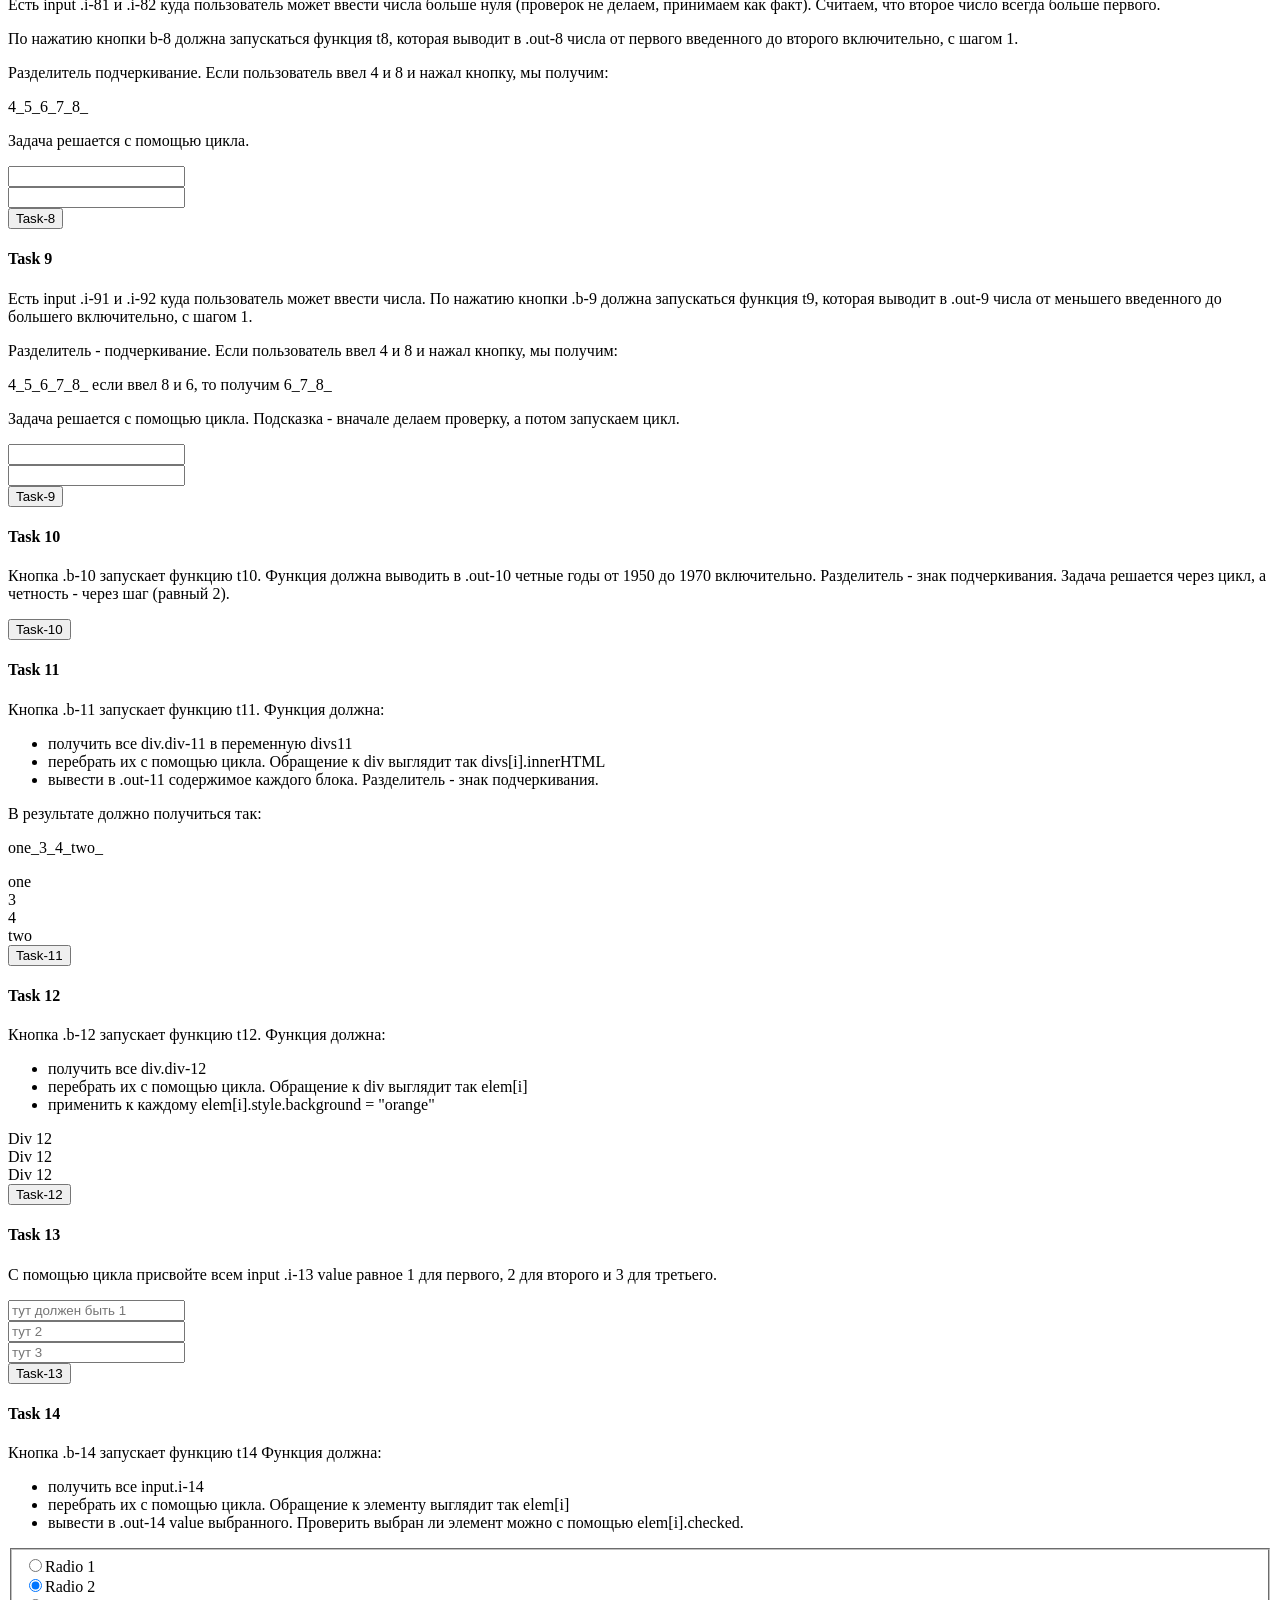
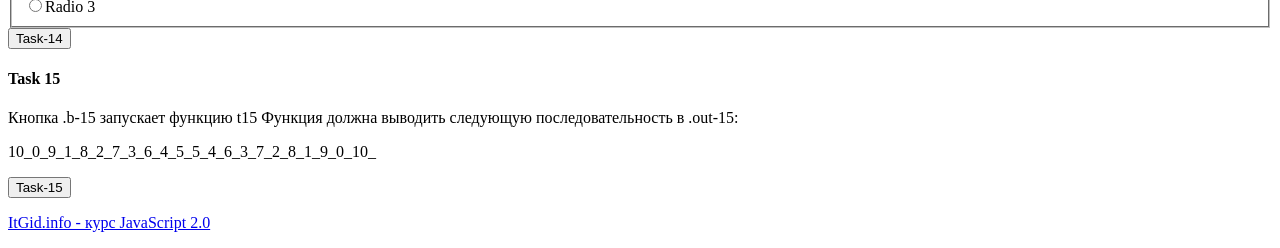
<file: unit_05/unit_05.html>
<!DOCTYPE html>
<html lang="ru">

<head>
    <meta charset="UTF-8">
    <meta name="viewport" content="width=device-width, initial-scale=1.0">
    <meta http-equiv="X-UA-Compatible" content="ie=edge">
    <link rel="shortcut icon" href="https://cabinet.itgid.info/favicon.svg" type="image/x-icon">
    <link rel="stylesheet" href="https://itgid.info/css/skeleton.css">
    <link rel="stylesheet" href="https://itgid.info/css/style_js20.css">
    <!-- Ночной режим CSS удалите комментарий -->
    <!-- <link rel="stylesheet" href="https://itgid.info/css/night.css"> -->
    <title>JS 2.0. Unit 05</title>
</head>

<body>
    <div class="container">
        <h1>Unit 05. Циклы</h1>
        <h2><a href="https://itgid.info/ru/course/js20" target="_blank">JavaScript v.2.0 - курс Лущенко
            Александра</a></h2>

        <p class="text-orange">Внимание! Можно включать темную тему оформления! Для этого снимите комментарий с
            night.css</p>

        <!-- <p>И да, здесь есть пасхалка</p> -->

        <p><strong>Дополнительные условия к задачам данного юнита:</strong></p>
        <ul>
            <li>Не делайте вывод на страницу внутри цикла. Используйте переменную. <a
                    href="https://cabinet.itgid.info/course/js20/cycle-1/1/faq" target="_blank">Читать подсказку к задачам</a>.
            </li>
            <li>При повторном нажатии кнопки задачи вывод не должен дублироваться. Если условие выше сделано правильно
                - то проблем не будет.</li>
        </ul>
        <section>
            <h4>Task 1</h4>
            <p>Кнопка .b-1 запускает функцию t1. Функция должна выводить в .out-1 строку вида:</p>
            <p class="cd">1_2_3_4_5_6_7_8_9_10_11_12_13_14_15_16_</p>

            <button class="button-primary b-1">Task-1</button>
            <div class="out-1"></div>
        </section>

        <section>
            <h4>Task 2.</h4>
            <p>Кнопка .b-2 запускает функцию t2. Функция должна выводить в .out-2 строку вида:</p>
            <p class="cd">12_14_16_18_20_22_24_26_28_30_32_34_36_38_</p>
            <button class="button-primary b-2">Task-2</button>
            <div class="out-2"></div>
        </section>

        <section>
            <h4>Task 3</h4>
            <p>Кнопка .b-3 запускает функцию t3. Функция должна выводить в .out-3 строку вида:</p>
            <p class="cd">25_24_23_22_21_20_19_18_17_16_15_14_13_12_11_10_9_8_7_</p>
            <button class="button-primary b-3">Task-3</button>
            <div class="out-3"></div>
        </section>

        <section>
            <h4>Task 4</h4>
            <p>Кнопка .b-4 запускает функцию t4. Функция должна выводить в .out-4 строку вида:</p>
            <p class="cd">77_74_71_68_65_62_59_56_53_50_47_44_41_38_35_</p>
            <p> от 77 до 35 c шагом 3. Разделитель - знак подчеркивания. Задача решается с помощью цикла.
            </p>
            <button class="button-primary b-4">Task-4</button>
            <div class="out-4"></div>
        </section>

        <section>
            <h4>Task 5</h4>
            <p>Кнопка .b-5 запускает функцию t5. Функция должна выводить в .out-5 строку вида:</p>
            <p class="cd">1_*2_**3_*4_**5_*6_**7_*8_**9_*10_**11_*12_**13_*14_**15_*16_**17_*</p>
            <p> от 1 до 17 c шагом 1. Разделитель - знак подчеркивания и звездочка (если число нечетное, и две звездочки
                если четное).
                Задача решается с помощью цикла.
            </p>
            <button class="button-primary b-5">Task-5</button>
            <div class="out-5"></div>
        </section>

        <section>
            <h4>Task 6</h4>
            <p>Кнопка .b-6 запускает функцию t6. Функция должна выводить в .out-6 строку вида:</p>
            <div class="cd">
                ******<br>
                ******<br>
                ******<br>
            </div>
            <p> Задача решается с помощью цикла. В каждой итерации цикл выводит 6 звездочек без пробелов. Перенос строки
                - br. Количество строк (итераций, повторений) цикла вводит пользователь в i-6.
            </p>
            <input type="number" class="i-6">
            <button class="button-primary b-6">Task-6</button>
            <div class="out-6"></div>
        </section>

        <section>
            <h4>Task 7</h4>
            <p>Есть input .i-7 куда пользователь может ввести число больше нуля (проверок не делаем, принимаем как
                факт).</p>
            <p>По нажатию кнопки b-7 должна запускаться функция t7, которая выводит в out-7 числа от введенного
                пользователем до
                нуля включительно. </p>
            <p>Разделитель - знак подчеркивания. Если пользователь ввел 4 и нажал кнопку, мы получим:</p>
            <p class="cd">4_3_2_1_0_</p>
            <p>Задача решается с помощью цикла.</p>
            <input type="number" class="i-7">
            <button class="button-primary b-7">Task-7</button>
            <div class="out-7"></div>
        </section>


        <section>
            <h4>Task 8</h4>
            <p>Есть input .i-81 и .i-82 куда пользователь может ввести числа больше нуля (проверок не делаем, принимаем
                как факт). Считаем, что второе число всегда больше первого.</p>
            <p>По нажатию кнопки b-8 должна запускаться
                функция t8, которая выводит в .out-8 числа от первого введенного до второго включительно, с шагом 1.</p>
            <p>Разделитель подчеркивание. Если пользователь ввел 4 и 8 и нажал кнопку, мы получим:</p>
            <p class="cd">
                4_5_6_7_8_
            </p>
            <p>Задача решается с помощью цикла.</p>
            <div><input type="number" class="i-81"></div>
            <div><input type="number" class="i-82"></div>

            <button class="button-primary b-8">Task-8</button>
            <div class="out-8"></div>
        </section>

        <section>
            <h4>Task 9</h4>
            <p>Есть input .i-91 и .i-92 куда пользователь может ввести числа. По нажатию кнопки .b-9 должна запускаться
                функция t9, которая выводит в .out-9 числа от меньшего введенного до большего включительно, с шагом 1.
            </p>
            <p>Разделитель - подчеркивание. Если пользователь ввел 4 и 8 и нажал кнопку, мы получим:</p>
            <p class="cd">
                4_5_6_7_8_
                если ввел 8 и 6, то получим
                6_7_8_
            </p>
            <p> Задача решается с помощью цикла. Подсказка - вначале делаем проверку, а потом запускаем цикл.</p>
            <div><input type="number" class="i-91"></div>
            <div><input type="number" class="i-92"></div>
            <button class="button-primary b-9">Task-9</button>
            <div class="out-9"></div>
        </section>

        <section>
            <h4>Task 10</h4>
            <p>Кнопка .b-10 запускает функцию t10. Функция должна выводить в .out-10 четные годы от 1950 до 1970
                включительно. Разделитель - знак подчеркивания. Задача решается через цикл, а четность - через шаг (равный 2).</p>
            <button class="button-primary b-10">Task-10</button>
            <div class="out-10"></div>
        </section>

        <section>
            <h4>Task 11</h4>
            <p>Кнопка .b-11 запускает функцию t11. Функция должна:</p>
            <ul>
                <li>получить все div.div-11 в переменную divs11</li>
                <li>перебрать их с помощью цикла. Обращение к div выглядит так divs[i].innerHTML</li>
                <li>вывести в .out-11 содержимое каждого блока. Разделитель - знак подчеркивания.</li>
            </ul>
            <p>В результате должно получиться так:</p>
            <p class="cd">one_3_4_two_</p>
            <div class="div-11">one</div>
            <div class="div-11">3</div>
            <div class="div-11">4</div>
            <div class="div-11">two</div>
            <button class="button-primary b-11">Task-11</button>
            <div class="out-11"></div>
        </section>

        <section>
            <h4>Task 12</h4>
            <p>Кнопка .b-12 запускает функцию t12. Функция должна:</p>
            <ul>
                <li>получить все div.div-12</li>
                <li>перебрать их с помощью цикла. Обращение к div выглядит так elem[i]</li>
                <li>применить к каждому elem[i].style.background = "orange"</li>
            </ul>
            <div class="div-12">Div 12</div>
            <div class="div-12">Div 12</div>
            <div class="div-12">Div 12</div>
            <button class="button-primary b-12">Task-12</button>
        </section>

        <section>
            <h4>Task 13</h4>
            <p>С помощью цикла присвойте всем input .i-13 value равное 1 для первого, 2 для второго и 3 для третьего.
            </p>
            <div>
                <input type="text" placeholder="тут должен быть 1" class="i-13">
            </div>
            <div>
                <input type="text" placeholder="тут 2" class="i-13">
            </div>
            <div>
                <input type="text" placeholder="тут 3" class="i-13">
            </div>
            <button class="button-primary b-13">Task-13</button>
        </section>

        <section>
            <h4>Task 14</h4>
            <p>Кнопка .b-14 запускает функцию t14 Функция должна:</p>
            <ul>
                <li>получить все input.i-14</li>
                <li>перебрать их с помощью цикла. Обращение к элементу выглядит так elem[i]</li>
                <li>вывести в .out-14 value выбранного. Проверить выбран ли элемент можно с помощью elem[i].checked.
                </li>
            </ul>
            <fieldset>
                <div>
                    <label><input type="radio" name="i-14" class="i-14" value="marvin">Radio 1</label>
                </div>
                <div>
                    <label><input type="radio" name="i-14" class="i-14" value="tricia" checked>Radio 2</label>
                </div>
                <div>
                    <label><input type="radio" name="i-14" class="i-14" value="beeblebrox">Radio 3</label>
                </div>
            </fieldset>
            <button class="button-primary b-14">Task-14</button>
            <div class="out-14"></div>
        </section>

        <section>
            <h4>Task 15</h4>
            <p>Кнопка .b-15 запускает функцию t15 Функция должна выводить следующую последовательность в .out-15:</p>
            <p class="cd">
                10_0_9_1_8_2_7_3_6_4_5_5_4_6_3_7_2_8_1_9_0_10_
            </p>

            <button class="button-primary b-15">Task-15</button>
            <div class="out-15"></div>
        </section>
        <p><a href="https://itgid.info" title="Материалы с сайта ItGid.info">ItGid.info - курс JavaScript 2.0</a></p>

    </div>

    <script src="unit_05.js"></script>
</body>

</html>
</file>
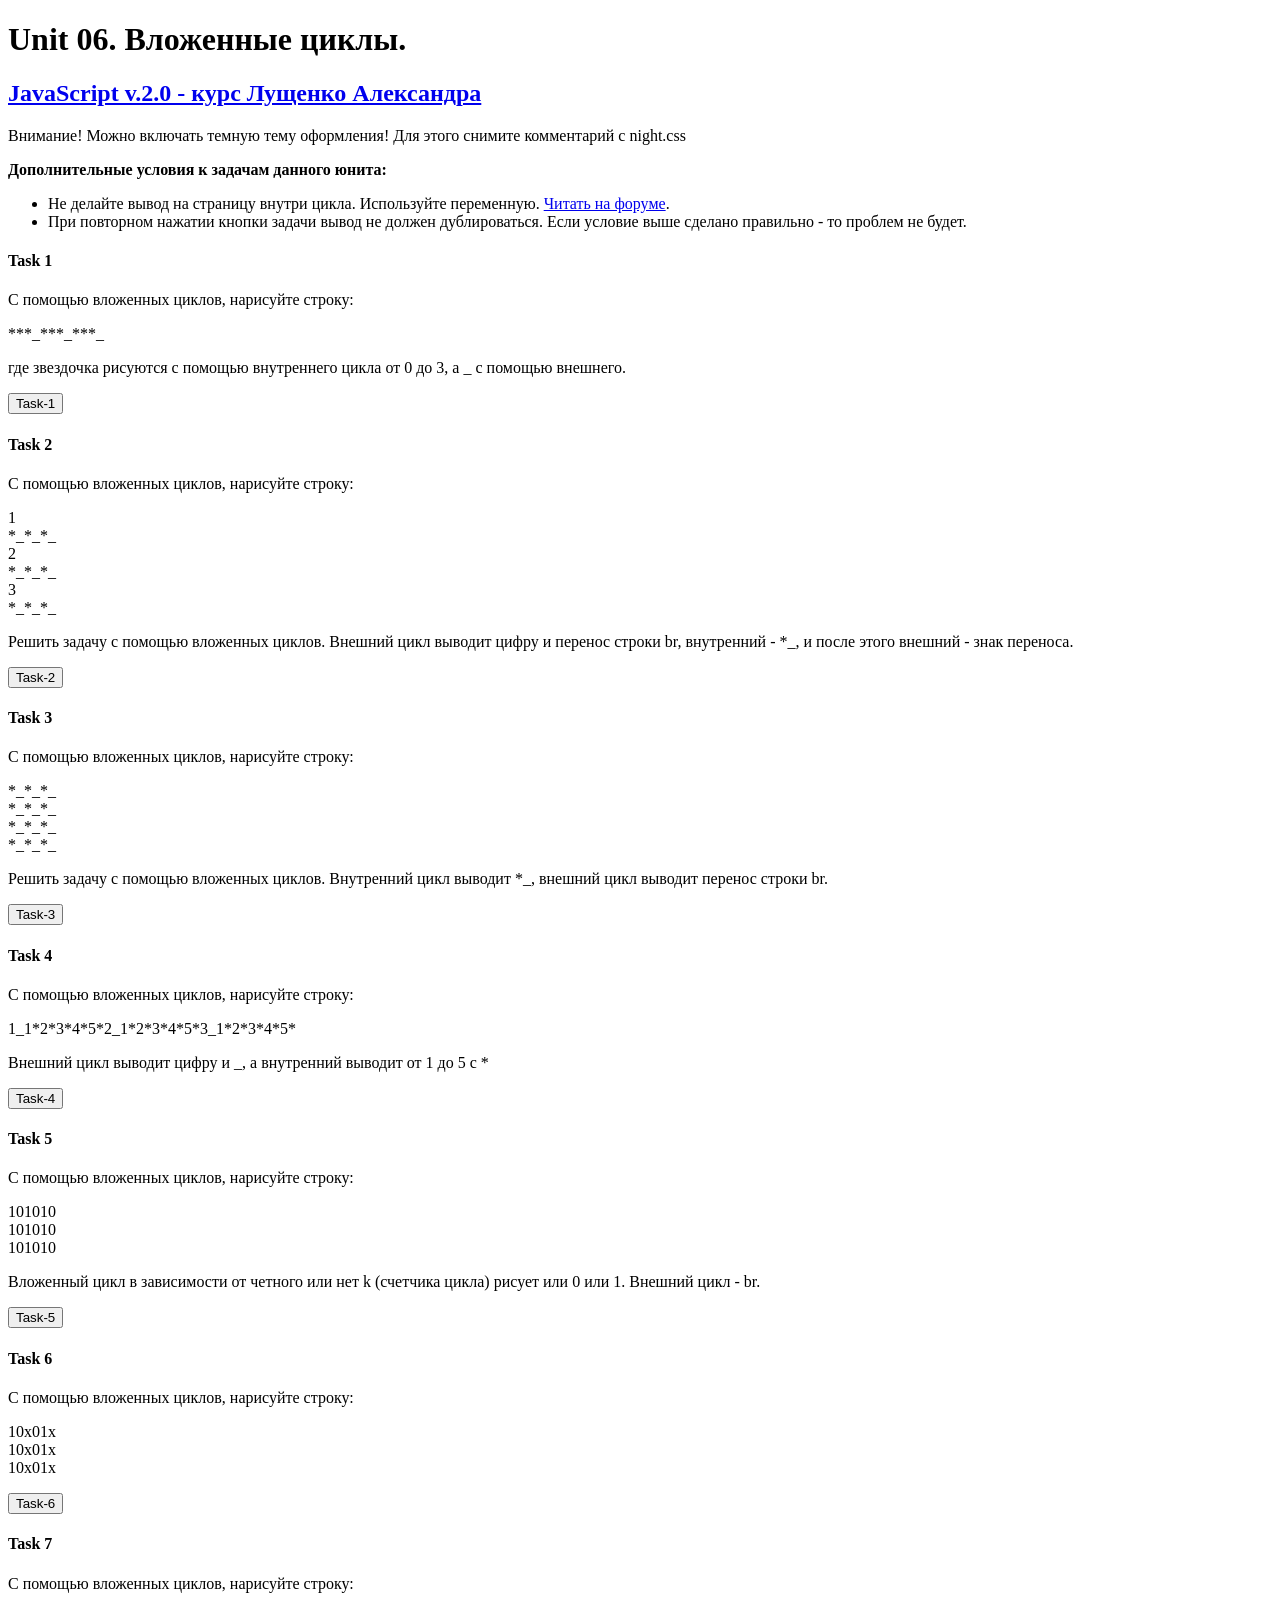
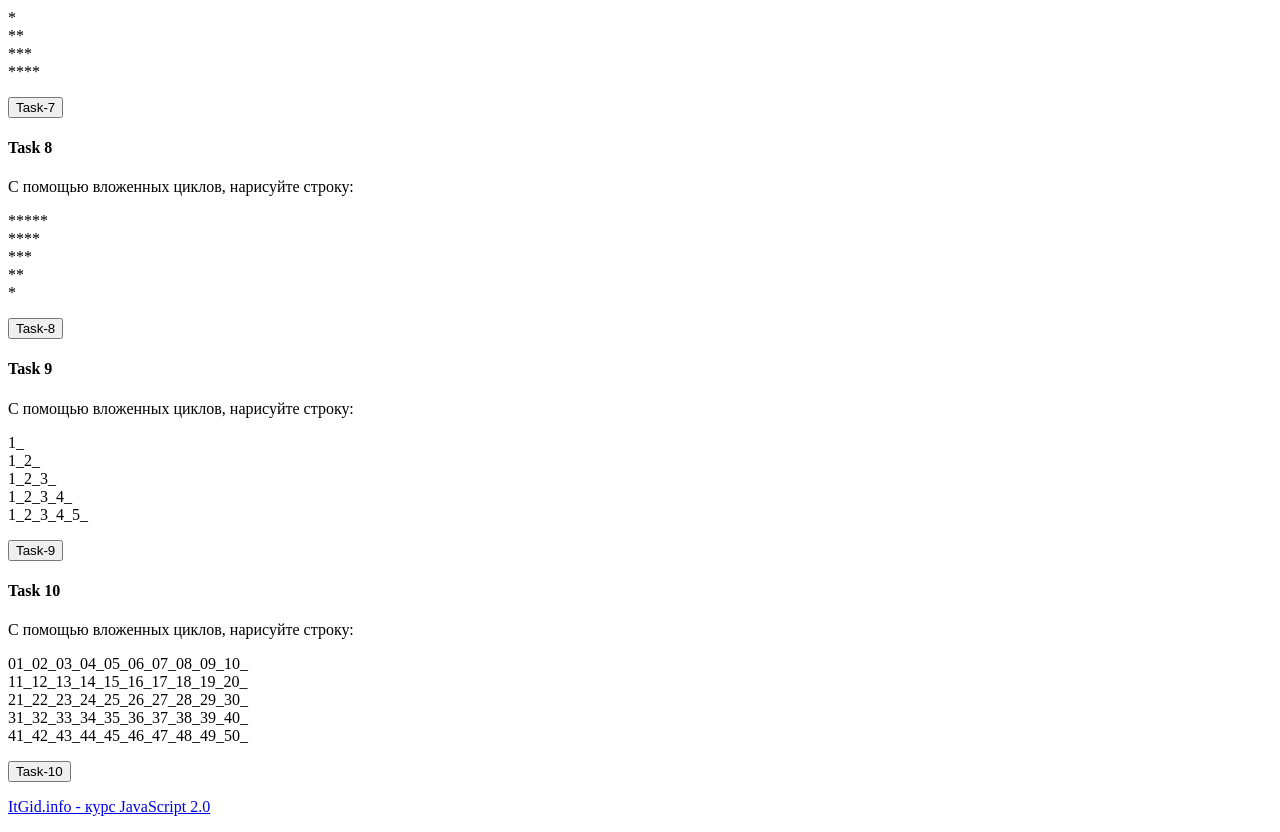
<file: unit_06/unit_06.html>
<!DOCTYPE html>
<html lang="ru">

<head>
    <meta charset="UTF-8">
    <meta name="viewport" content="width=device-width, initial-scale=1.0">
    <meta http-equiv="X-UA-Compatible" content="ie=edge">
    <link rel="shortcut icon" href="https://cabinet.itgid.info/favicon.svg" type="image/x-icon">
    <link rel="stylesheet" href="https://itgid.info/css/skeleton.css">
    <link rel="stylesheet" href="https://itgid.info/css/style_js20.css">
    <!-- Ночной режим CSS удалите комментарий -->
    <!-- <link rel="stylesheet" href="https://itgid.info/css/night.css"> -->
    <title>JS 2.0. Unit 06</title>
</head>

<body>
    <div class="container">
        <h1>Unit 06. Вложенные циклы.</h1>
        <h2><a href="https://itgid.info/ru/course/js20" target="_blank">JavaScript v.2.0 - курс Лущенко
                Александра</a></h2>

        <p class="text-orange">Внимание! Можно включать темную тему оформления! Для этого снимите комментарий с
            night.css</p>

        <!-- <p>И да, здесь есть пасхалка</p> -->

        <p><strong>Дополнительные условия к задачам данного юнита:</strong></p>
        <ul>
            <li>Не делайте вывод на страницу внутри цикла. Используйте переменную. <a
                    href="https://cabinet.itgid.info/course/js20/cycle-2/1/faq" target="_blank">Читать на форуме</a>.
            </li>
            <li>При повторном нажатии кнопки задачи вывод не должен дублироваться. Если условие выше сделано правильно
                - то проблем не будет.</li>
        </ul>
        <section>
            <h4>Task 1</h4>
            <p>С помощью вложенных циклов, нарисуйте строку:</p>
            <p class="cd">***_***_***_</p>
            <p>где звездочкa рисуются с помощью внутреннего цикла от 0 до 3, а _ с помощью внешнего.</p>
            <button class="button-primary b-1">Task-1</button>
            <div class="out-1"></div>
        </section>

        <section>
            <h4>Task 2</h4>
            <p>С помощью вложенных циклов, нарисуйте строку:</p>
            <p class="cd">
                1<br>
                *_*_*_<br>
                2<br>
                *_*_*_<br>
                3<br>
                *_*_*_<br>
            </p>
            <p>Решить задачу с помощью вложенных циклов. Внешний цикл выводит цифру и перенос строки br, внутренний -
                *_, и после
                этого внешний - знак переноса.</p>
            <button class="button-primary b-2">Task-2</button>
            <div class="out-2"></div>
        </section>

        <section>
            <h4>Task 3</h4>
            <p>С помощью вложенных циклов, нарисуйте строку:</p>
            <p class="cd">
                *_*_*_<br>
                *_*_*_<br>
                *_*_*_<br>
                *_*_*_<br>
            </p>
            <p>Решить задачу с помощью вложенных циклов. Внутренний цикл выводит *_, внешний цикл выводит перенос строки
                br.</p>
            <button class="button-primary b-3">Task-3</button>
            <div class="out-3"></div>
        </section>

        <section>
            <h4>Task 4</h4>
            <p>С помощью вложенных циклов, нарисуйте строку:</p>
            <p class="cd">1_1*2*3*4*5*2_1*2*3*4*5*3_1*2*3*4*5*</p>
            <p>Внешний цикл выводит цифру и _, а внутренний выводит от 1 до 5 с *</p>
            <button class="button-primary b-4">Task-4</button>
            <div class="out-4"></div>
        </section>

        <section>
            <h4>Task 5</h4>
            <p>С помощью вложенных циклов, нарисуйте строку:</p>
            <p class="cd">
                101010<br>
                101010<br>
                101010<br>
            </p>
            <p>Вложенный цикл в зависимости от четного или нет k (счетчика цикла) рисует или 0 или 1. Внешний цикл - br.
            </p>
            <button class="button-primary b-5">Task-5</button>
            <div class="out-5"></div>
        </section>

        <section>
            <h4>Task 6</h4>
            <p>С помощью вложенных циклов, нарисуйте строку:</p>
            <p class="cd">
                10x01x<br>
                10x01x<br>
                10x01x<br>
            </p>
            <button class="button-primary b-6">Task-6</button>
            <div class="out-6"></div>
        </section>

        <section>
            <h4>Task 7</h4>
            <p>С помощью вложенных циклов, нарисуйте строку:</p>
            <p class="cd">
                *<br>
                **<br>
                ***<br>
                ****<br>
            </p>
            <button class="button-primary b-7">Task-7</button>
            <div class="out-7"></div>
        </section>


        <section>
            <h4>Task 8</h4>
            <p>С помощью вложенных циклов, нарисуйте строку:</p>
            <p class="cd">
                *****<br>
                ****<br>
                ***<br>
                **<br>
                *<br>
            </p>
            <button class="button-primary b-8">Task-8</button>
            <div class="out-8"></div>
        </section>

        <section>
            <h4>Task 9</h4>
            <p>С помощью вложенных циклов, нарисуйте строку:</p>
            <p class="cd">
                1_<br>
                1_2_<br>
                1_2_3_<br>
                1_2_3_4_<br>
                1_2_3_4_5_<br>
            </p>
            <button class="button-primary b-9">Task-9</button>
            <div class="out-9"></div>
        </section>

        <section>
            <h4>Task 10</h4>
            <p>С помощью вложенных циклов, нарисуйте строку:</p>
            <p class="cd">
                01_02_03_04_05_06_07_08_09_10_<br>
                11_12_13_14_15_16_17_18_19_20_<br>
                21_22_23_24_25_26_27_28_29_30_<br>
                31_32_33_34_35_36_37_38_39_40_<br>
                41_42_43_44_45_46_47_48_49_50_<br>
            </p>
            <button class="button-primary b-10">Task-10</button>
            <div class="out-10"></div>
        </section>
        <p><a href="https://itgid.info" title="Материалы с сайта ItGid.info">ItGid.info - курс JavaScript 2.0</a></p>

    </div>

    <script src="unit_06.js"></script>
</body>

</html>
</file>
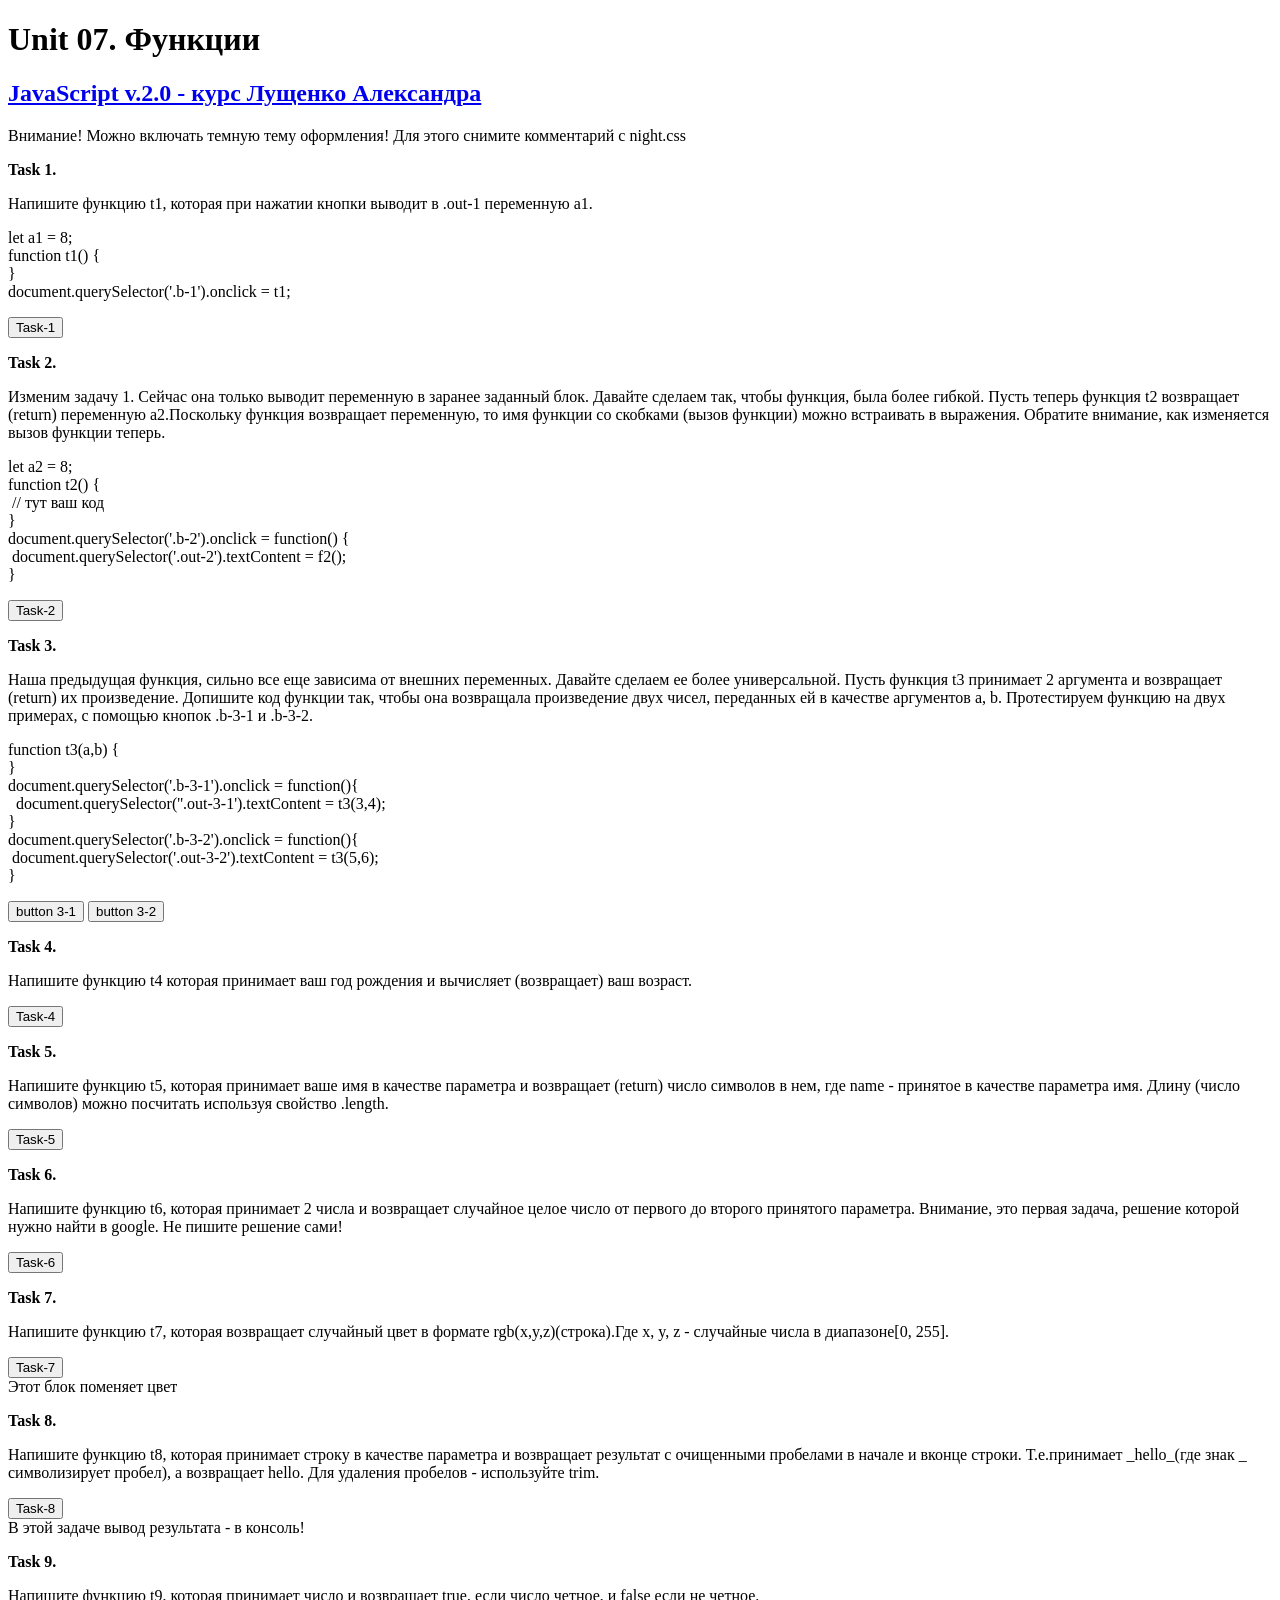
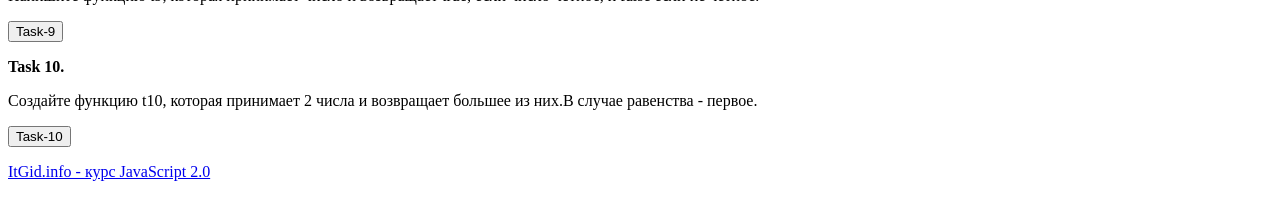
<file: unit_07/unit_07.html>
<!DOCTYPE html>
<html lang="ru">

<head>
    <meta charset="UTF-8">
    <meta name="viewport" content="width=device-width, initial-scale=1.0">
    <meta http-equiv="X-UA-Compatible" content="ie=edge">
    <link rel="shortcut icon" href="https://cabinet.itgid.info/favicon.svg" type="image/x-icon">
    <link rel="stylesheet" href="https://itgid.info/css/skeleton.css">
    <link rel="stylesheet" href="https://itgid.info/css/style_js20.css">
    <!-- Ночной режим CSS удалите комментарий -->
    <!-- <link rel="stylesheet" href="https://itgid.info/css/night.css"> -->
    <title>JS 2.0. Unit 07</title>
</head>

<body>
    <div class="container">
        <h1>Unit 07. Функции</h1>
        <h2><a href="https://itgid.info/ru/course/js20" target="_blank">JavaScript v.2.0 - курс Лущенко
                Александра</a></h2>
        <p class="text-orange">Внимание! Можно включать темную тему оформления! Для этого снимите комментарий с
            night.css</p>
        <section>
            <p><b>Task 1.</b></p>
            <p>Напишите функцию t1, которая при нажатии кнопки выводит в .out-1 переменную a1.</p>
            <p class="cd">
                let a1 = 8;<br>
                function t1() {<br>
                }<br>
                document.querySelector('.b-1').onclick = t1;  <br>              
            </p>
            <button class="button-primary b-1">Task-1</button>
            <div class="out-1"></div>
        </section>

        <section>
            <p><b>Task 2.</b></p>
            <p>Изменим задачу 1. Сейчас она только выводит переменную в заранее заданный блок. Давайте сделаем так, чтобы функция, была
            более гибкой. Пусть теперь функция t2 возвращает (return) переменную a2.Поскольку функция возвращает переменную, то имя
            функции со скобками (вызов функции) можно встраивать в выражения. Обратите внимание, как изменяется вызов функции теперь.
            </p>
            <p class="cd">
                let a2 = 8;<br>
                function t2() {<br>
                &nbsp;// тут ваш код <br>
                }<br>
                document.querySelector('.b-2').onclick = function() {<br>
                &nbsp;document.querySelector('.out-2').textContent = f2();<br>
                }<br>
                          
            </p>
            <button class="button-primary b-2">Task-2</button>
            <div class="out-2"></div>
        </section>

        <section>
            <p><b>Task 3.</b></p>
            <p>Наша предыдущая функция, сильно все еще зависима от внешних переменных. Давайте сделаем ее более универсальной. Пусть
            функция t3 принимает 2 аргумента и возвращает (return) их произведение. Допишите код функции так, чтобы она возвращала
            произведение двух чисел, переданных ей в качестве аргументов a, b. Протестируем функцию на двух примерах, с помощью
            кнопок .b-3-1 и .b-3-2.
            </p>
            <p class="cd">
                function t3(a,b) {<br>

                }<br>
                document.querySelector('.b-3-1').onclick =  function(){<br>
                &nbsp; document.querySelector(''.out-3-1').textContent = t3(3,4);<br>
                }<br>
                document.querySelector('.b-3-2').onclick =  function(){<br>
                &nbsp;document.querySelector('.out-3-2').textContent = t3(5,6);<br>
                }<br>
                
                          
            </p>
            <button class="button-primary b-3-1">button 3-1</button>
            <button class="button-primary b-3-2">button 3-2</button>
            <div class="out-3-1"></div>
            <div class="out-3-2"></div>
        </section>

        <section>
            <p><b>Task 4.</b></p>
            <p>Напишите функцию t4 которая принимает ваш год рождения и вычисляет (возвращает) ваш возраст.</p>
            <button class="button-primary b-4">Task-4</button>
            <div class="out-4"></div>
        </section>

        <section>
            <p><b>Task 5.</b></p>
            <p>Напишите функцию t5, которая принимает ваше имя в качестве параметра и возвращает (return) число символов в нем, где
            name - принятое в качестве параметра имя. Длину (число символов) можно посчитать используя свойство .length.</p>
            <button class="button-primary b-5">Task-5</button>
            <div class="out-5"></div>
        </section>

        <section>
            <p><b>Task 6.</b></p>
            <p>Напишите функцию t6, которая принимает 2 числа и возвращает случайное целое число от первого до второго принятого
            параметра. Внимание, это первая задача, решение которой нужно найти в google. Не пишите решение сами!
            </p>
            <button class="button-primary b-6">Task-6</button>
            <div class="out-6"></div>
        </section>

        <section>
            <p><b>Task 7.</b></p>
            <p>Напишите функцию t7, которая возвращает случайный цвет в формате rgb(x,y,z)(строка).Где x, y, z - случайные числа в
            диапазоне[0, 255].
            </p>
            <button class="button-primary b-7">Task-7</button>
            <div class="out-7">Этот блок поменяет цвет</div>
        </section>

        <section>
            <p><b>Task 8.</b></p>
            <p>Напишите функцию t8, которая принимает строку в качестве параметра и возвращает результат с очищенными пробелами в
            начале и вконце строки. Т.е.принимает _hello_(где знак _ символизирует пробел), а возвращает hello. Для удаления пробелов
            - используйте trim.
            </p>
            <button class="button-primary b-8">Task-8</button>
            <div class="out-8">В этой задаче вывод результата - в консоль!</div>
        </section>

        <section>
            <p><b>Task 9.</b></p>
            <p>Напишите функцию t9, которая принимает число и возвращает true, если число четное, и false если не четное.
            </p>
            <button class="button-primary b-9">Task-9</button>
            <div class="out-9"></div>
        </section>

        <section>
            <p><b>Task 10.</b></p>
            <p>Создайте функцию t10, которая принимает 2 числа и возвращает большее из них.В случае равенства - первое.
            </p>
            <button class="button-primary b-10">Task-10</button>
            <div class="out-10"></div>
        </section>
        <p><a href="https://itgid.info" title="Материалы с сайта ItGid.info">ItGid.info - курс JavaScript 2.0</a></p>

    </div>

    <script src="unit_07.js"></script>
</body>

</html>
</file>
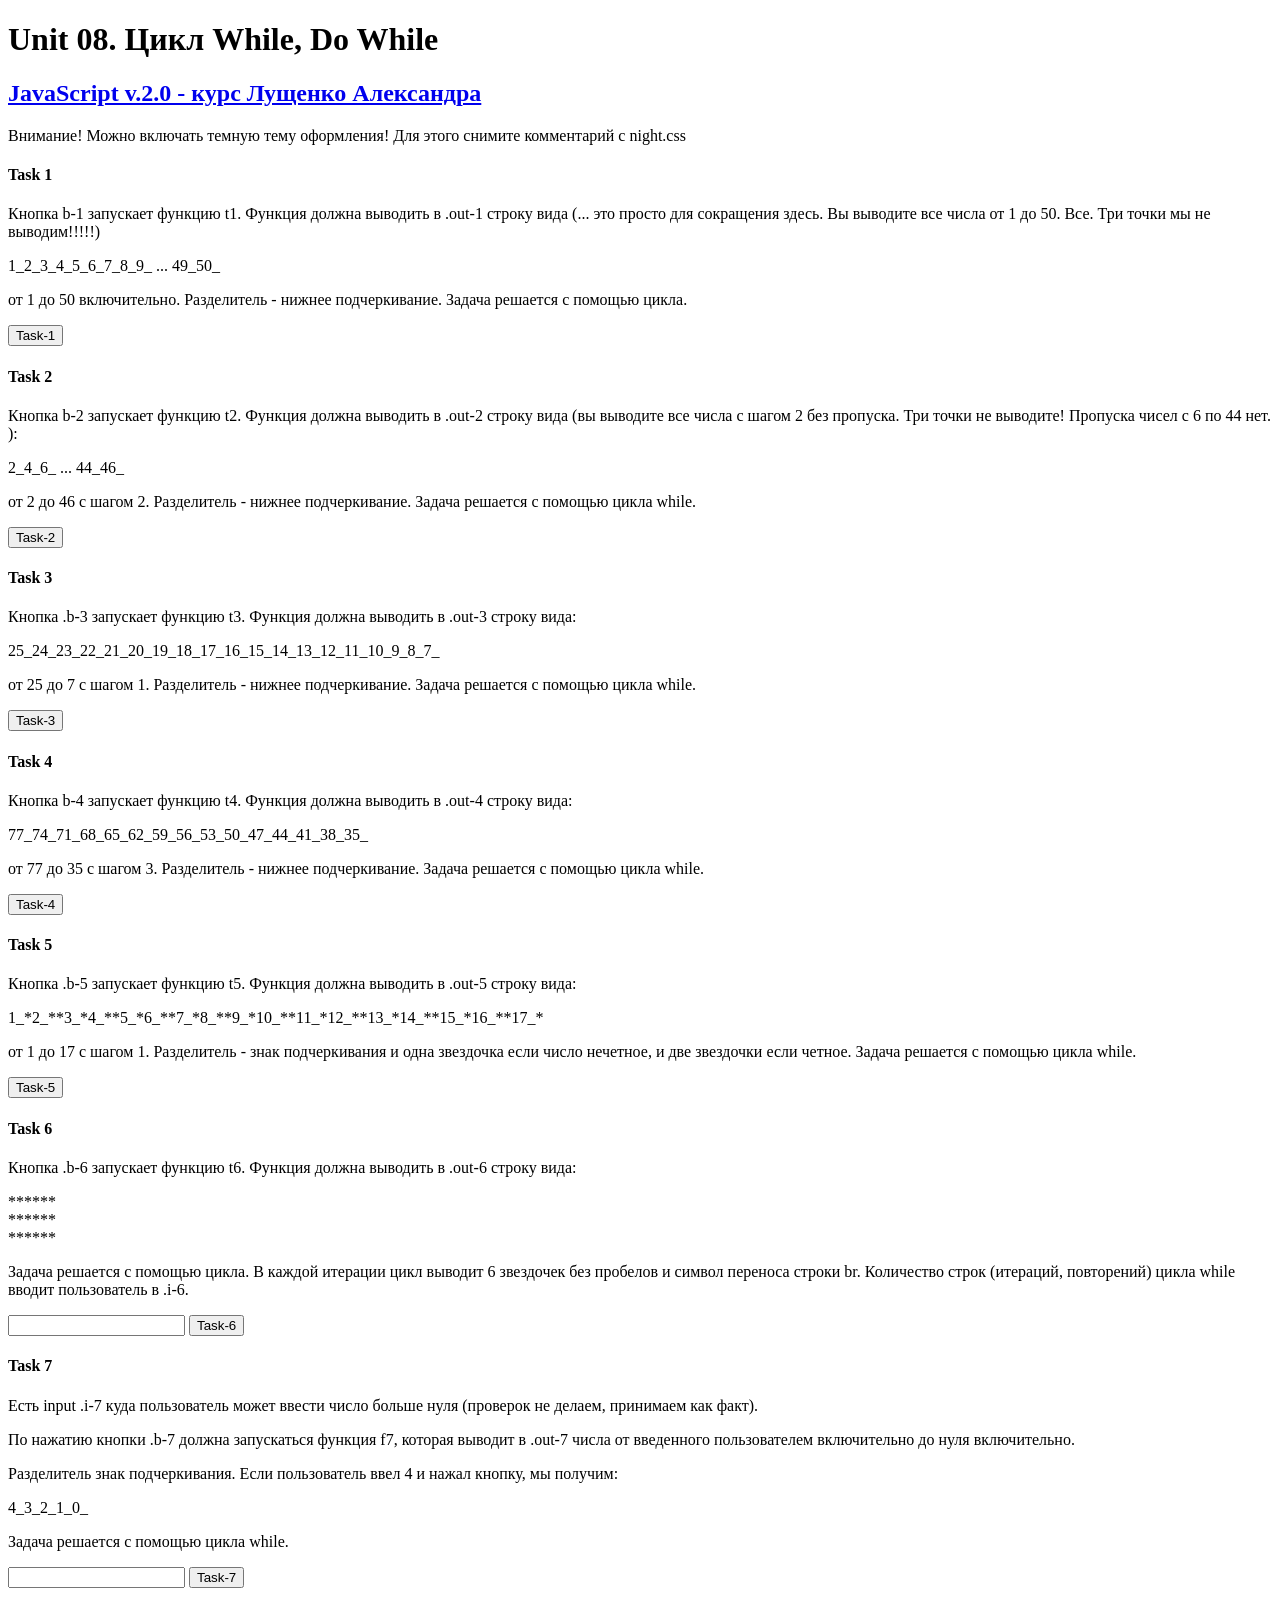
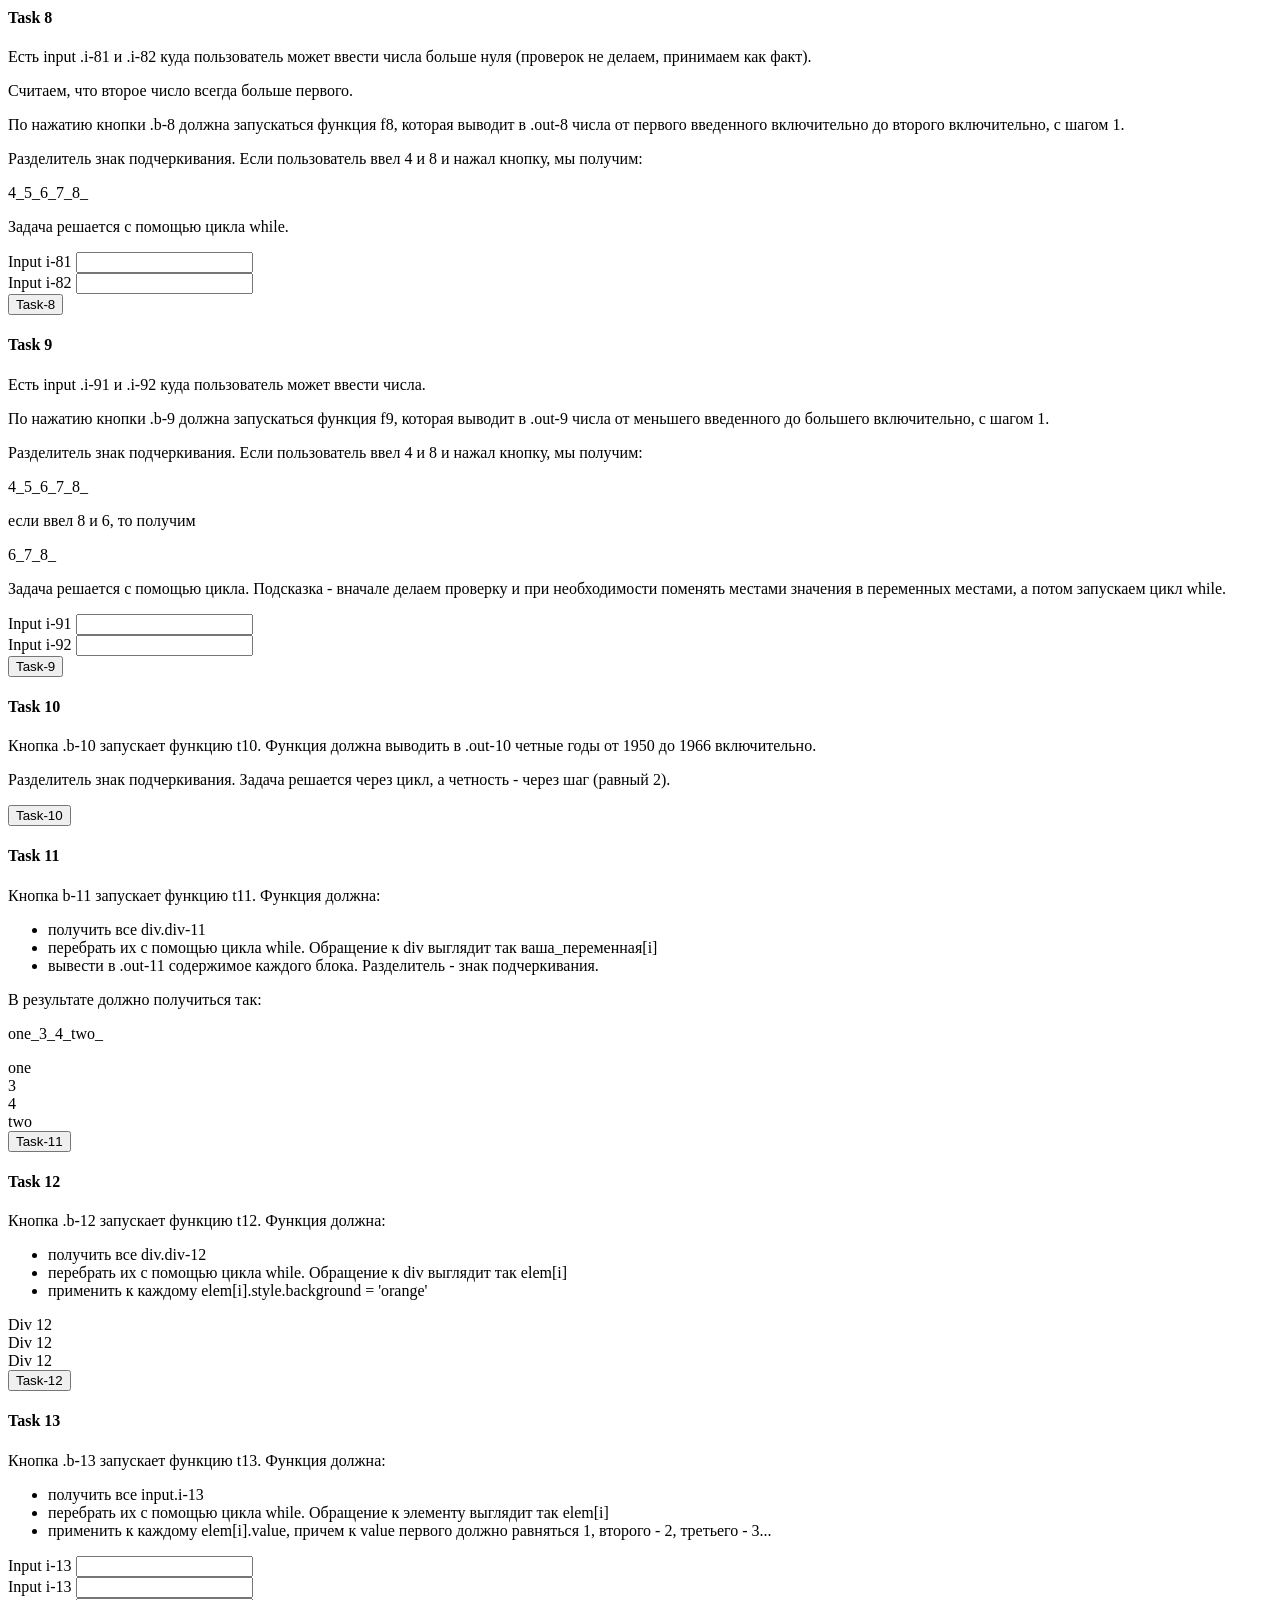
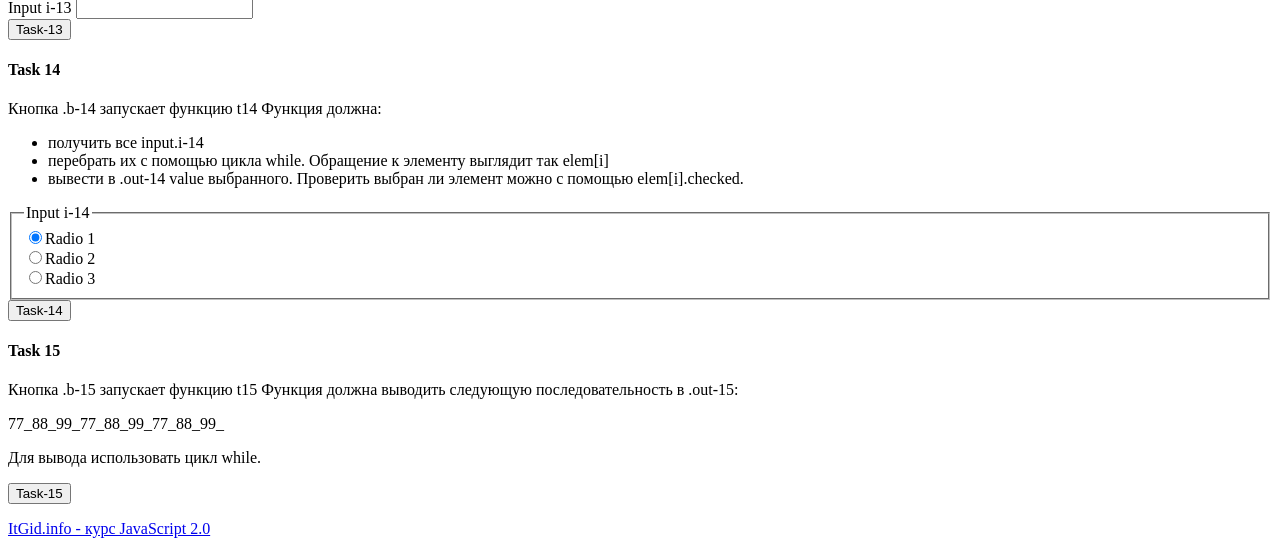
<file: unit_08/unit_08.html>
<!DOCTYPE html>
<html lang="ru">

<head>
    <meta charset="UTF-8">
    <meta name="viewport" content="width=device-width, initial-scale=1.0">
    <meta http-equiv="X-UA-Compatible" content="ie=edge">
    <link rel="shortcut icon" href="https://cabinet.itgid.info/favicon.svg" type="image/x-icon">
    <link rel="stylesheet" href="https://itgid.info/css/skeleton.css">
    <link rel="stylesheet" href="https://itgid.info/css/style_js20.css">
    <!-- Ночной режим CSS удалите комментарий -->
    <!-- <link rel="stylesheet" href="https://itgid.info/css/night.css"> -->
    <title>JS 2.0. Unit 08</title>

</head>

<body>
    <div class="container">
        <h1>Unit 08. Цикл While, Do While</h1>
        <h2><a href="https://itgid.info/ru/course/js20" target="_blank">JavaScript v.2.0 - курс Лущенко
                Александра</a></h2>
        <p class="text-orange">Внимание! Можно включать темную тему оформления! Для этого снимите комментарий с
            night.css</p>
        <!-- <p>И да, здесь есть пасхалка</p> -->
        <section>
            <h4>Task 1</h4>
            <p>Кнопка b-1 запускает функцию t1. Функция должна выводить в .out-1 строку вида (... это просто для сокращения здесь. Вы выводите все числа от 1 до 50. Все. Три точки мы не выводим!!!!!)</p>
            <p class="cd">1_2_3_4_5_6_7_8_9_ ... 49_50_</p>
            <p>от 1 до 50 включительно. Разделитель - нижнее подчеркивание. Задача решается с помощью цикла.</p>
            <button class="button-primary b-1">Task-1</button>
            <div class="out-1"></div>
        </section>

        <section>
            <h4>Task 2</h4>
            <p>Кнопка b-2 запускает функцию t2. Функция должна выводить в .out-2 строку вида (вы выводите все числа с шагом 2 без пропуска. Три точки не выводите! Пропуска чисел с 6 по 44 нет. ):</p>
            <p class="cd">2_4_6_ ... 44_46_</p>
            <p>от 2 до 46 c шагом 2. Разделитель - нижнее подчеркивание. Задача решается с помощью цикла while.</p>
            <button class="button-primary b-2">Task-2</button>
            <div class="out-2"></div>
        </section>

        <section>
            <h4>Task 3</h4>
            <p>Кнопка .b-3 запускает функцию t3. Функция должна выводить в .out-3 строку вида:</p>
            <p class="cd">25_24_23_22_21_20_19_18_17_16_15_14_13_12_11_10_9_8_7_</p>
            <p>от 25 до 7 c шагом 1. Разделитель - нижнее подчеркивание. Задача решается с помощью цикла while.</p>
            <button class="button-primary b-3">Task-3</button>
            <div class="out-3"></div>
        </section>

        <section>
            <h4>Task 4</h4>
            <p>Кнопка b-4 запускает функцию t4. Функция должна выводить в .out-4 строку вида:</p>
            <p class="cd">77_74_71_68_65_62_59_56_53_50_47_44_41_38_35_</p>
            <p>от 77 до 35 c шагом 3. Разделитель - нижнее подчеркивание. Задача решается с помощью цикла while.</p>
            <button class="button-primary b-4">Task-4</button>
            <div class="out-4"></div>
        </section>

        <section>
            <h4>Task 5</h4>
            <p>Кнопка .b-5 запускает функцию t5. Функция должна выводить в .out-5 строку вида:</p>
            <p class="cd">1_*2_**3_*4_**5_*6_**7_*8_**9_*10_**11_*12_**13_*14_**15_*16_**17_*</p>
            <p>от 1 до 17 c шагом 1. Разделитель - знак подчеркивания и одна звездочка если число нечетное, и две
                звездочки если
                четное. Задача решается с помощью цикла while.</p>
            <button class="button-primary b-5">Task-5</button>
            <div class="out-5"></div>
        </section>

        <section>
            <h4>Task 6</h4>
            <p>Кнопка .b-6 запускает функцию t6. Функция должна выводить в .out-6 строку вида:</p>
            <p class="cd">
                ******<br>
                ******<br>
                ******<br>
            </p>
            <p>Задача решается с помощью цикла. В каждой итерации цикл выводит 6 звездочек без пробелов и символ
                переноса строки br. Количество строк (итераций, повторений) цикла while вводит пользователь в .i-6.</p>
            <input type="number" class="i-6">
            <button class="button-primary b-6">Task-6</button>
            <div class="out-6"></div>
        </section>

        <section>
            <h4>Task 7</h4>
            <p>Есть input .i-7 куда пользователь может ввести число больше нуля (проверок не делаем, принимаем как
                факт).</p>
            <p>По нажатию кнопки .b-7 должна запускаться функция f7, которая выводит в .out-7 числа от введенного
                пользователем
                включительно до нуля включительно.</p>
            <p>Разделитель знак подчеркивания. Если пользователь ввел 4 и нажал кнопку, мы получим:</p>
            <p class="cd">4_3_2_1_0_</p>
            <p>Задача решается с помощью цикла while.</p>
            <input type="number" class="i-7">
            <button class="button-primary b-7">Task-7</button>
            <div class="out-7"></div>
        </section>


        <section>
            <h4>Task 8</h4>
            <p>Есть input .i-81 и .i-82 куда пользователь может ввести числа больше нуля (проверок не делаем, принимаем
                как факт).</p>
            <p>Считаем, что второе число всегда больше первого.</p>
            <p>По нажатию кнопки .b-8 должна запускаться функция f8, которая выводит в .out-8 числа от первого
                введенного включительно
                до второго включительно, с шагом 1.</p>
            <p>Разделитель знак подчеркивания. Если пользователь ввел 4 и 8 и нажал кнопку, мы получим:</p>
            <p class="cd">4_5_6_7_8_</p>
            <p>Задача решается с помощью цикла while.</p>
            <div>Input i-81 <input type="number" class="i-81"></div>
            <div>Input i-82 <input type="number" class="i-82"></div>

            <button class="button-primary b-8">Task-8</button>
            <div class="out-8"></div>
        </section>

        <section>
            <h4>Task 9</h4>
            <p>Есть input .i-91 и .i-92 куда пользователь может ввести числа.</p>
            <p>По нажатию кнопки .b-9 должна запускаться функция f9, которая выводит в .out-9 числа от меньшего
                введенного до большего
                включительно, с шагом 1.</p>
            <p>Разделитель знак подчеркивания. Если пользователь ввел 4 и 8 и нажал кнопку, мы получим:</p>
            <p class="cd">4_5_6_7_8_</p>
            <p>если ввел 8 и 6, то получим</p>
            <p class="cd">6_7_8_</p>
            <p>Задача решается с помощью цикла. Подсказка - вначале делаем проверку и при необходимости поменять местами
                значения в
                переменных местами, а потом запускаем цикл while.</p>
            <div>Input i-91 <input type="number" class="i-91"></div>
            <div>Input i-92 <input type="number" class="i-92"></div>
            <button class="button-primary b-9">Task-9</button>
            <div class="out-9"></div>
        </section>

        <section>
            <h4>Task 10</h4>
            <p>Кнопка .b-10 запускает функцию t10. Функция должна выводить в .out-10 четные годы от 1950 до 1966
                включительно.
            </p>
            <p>Разделитель знак подчеркивания. Задача решается через цикл, а четность - через шаг (равный 2).</p>
            <button class="button-primary b-10">Task-10</button>
            <div class="out-10"></div>
        </section>

        <section>
            <h4>Task 11</h4>
            <p>Кнопка b-11 запускает функцию t11. Функция должна:</p>
            <ul>
                <li>получить все div.div-11</li>
                <li>перебрать их с помощью цикла while. Обращение к div выглядит так ваша_переменная[i]</li>
                <li>вывести в .out-11 содержимое каждого блока. Разделитель - знак подчеркивания.</li>
            </ul>
            <p>В результате должно получиться так:</p>
            <p class="cd">one_3_4_two_</p>
            <div class="div-11">one</div>
            <div class="div-11">3</div>
            <div class="div-11">4</div>
            <div class="div-11">two</div>
            <button class="button-primary b-11">Task-11</button>
            <div class="out-11"></div>
        </section>

        <section>
            <h4>Task 12</h4>
            <p>Кнопка .b-12 запускает функцию t12. Функция должна:</p>
            <ul>
                <li>получить все div.div-12</li>
                <li>перебрать их с помощью цикла while. Обращение к div выглядит так elem[i]</li>
                <li>применить к каждому elem[i].style.background = 'orange'</li>
            </ul>
            <div class="div-12">Div 12</div>
            <div class="div-12">Div 12</div>
            <div class="div-12">Div 12</div>
            <button class="button-primary b-12">Task-12</button>
        </section>

        <section>
            <h4>Task 13</h4>
            <p>Кнопка .b-13 запускает функцию t13. Функция должна:</p>
            <ul>
                <li>получить все input.i-13</li>
                <li>перебрать их с помощью цикла while. Обращение к элементу выглядит так elem[i]</li>
                <li>применить к каждому elem[i].value, причем к value первого должно равняться 1, второго - 2, третьего
                    - 3...</li>
            </ul>
            <div>
                <label>Input i-13
                    <input type="text" class="i-13"></label>
            </div>
            <div>
                <label>Input i-13
                    <input type="text" class="i-13"></label>
            </div>
            <div>
                <label>Input i-13
                    <input type="text" class="i-13"></label>
            </div>
            <button class="button-primary b-13">Task-13</button>
            <div class="out-13"></div>
        </section>

        <section>
            <h4>Task 14</h4>
            <p>Кнопка .b-14 запускает функцию t14 Функция должна:</p>
            <ul>
                <li>получить все input.i-14</li>
                <li>перебрать их с помощью цикла while. Обращение к элементу выглядит так elem[i]</li>
                <li>вывести в .out-14 value выбранного. Проверить выбран ли элемент можно с помощью elem[i].checked.
                </li>
            </ul>
            <fieldset>
                <legend>Input i-14</legend>
                <div>
                    <label><input type="radio" name="i-14" class="i-14" checked value="333">Radio 1</label>
                </div>
                <div>
                    <label><input type="radio" name="i-14" class="i-14" value="444">Radio 2</label>
                </div>
                <div>
                    <label><input type="radio" name="i-14" class="i-14" value="555">Radio 3</label>
                </div>
            </fieldset>
            <button class="button-primary b-14">Task-14</button>
            <div class="out-14"></div>
        </section>

        <section>
            <h4>Task 15</h4>
            <p>Кнопка .b-15 запускает функцию t15 Функция должна выводить следующую последовательность в .out-15:</p>
            <p class="cd">77_88_99_77_88_99_77_88_99_</p>
            <p> Для вывода использовать цикл while.</p>
            <button class="button-primary b-15">Task-15</button>
            <div class="out-15"></div>
        </section>
        <p><a href="https://itgid.info" title="HAL 9000">ItGid.info - курс JavaScript 2.0</a></p>


    </div>

    <script src="unit_08.js"></script>
</body>

</html>
</file>
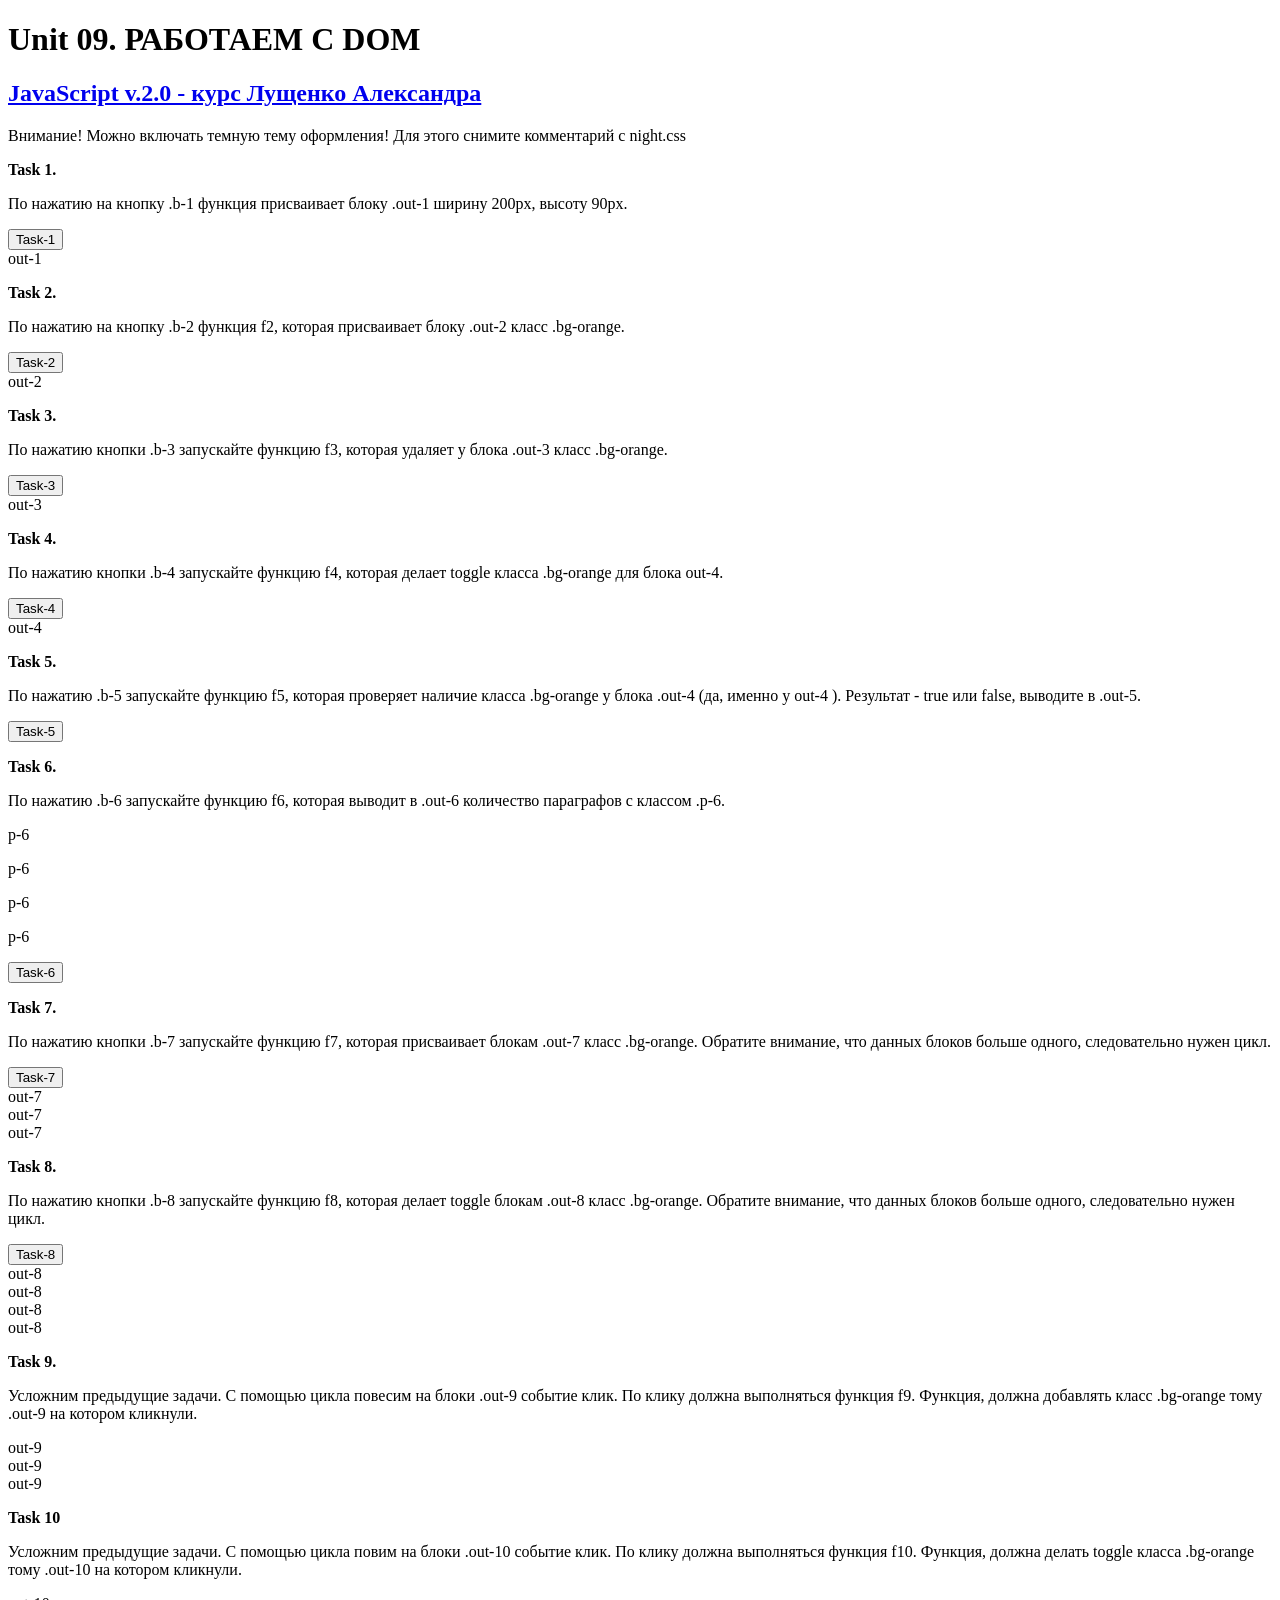
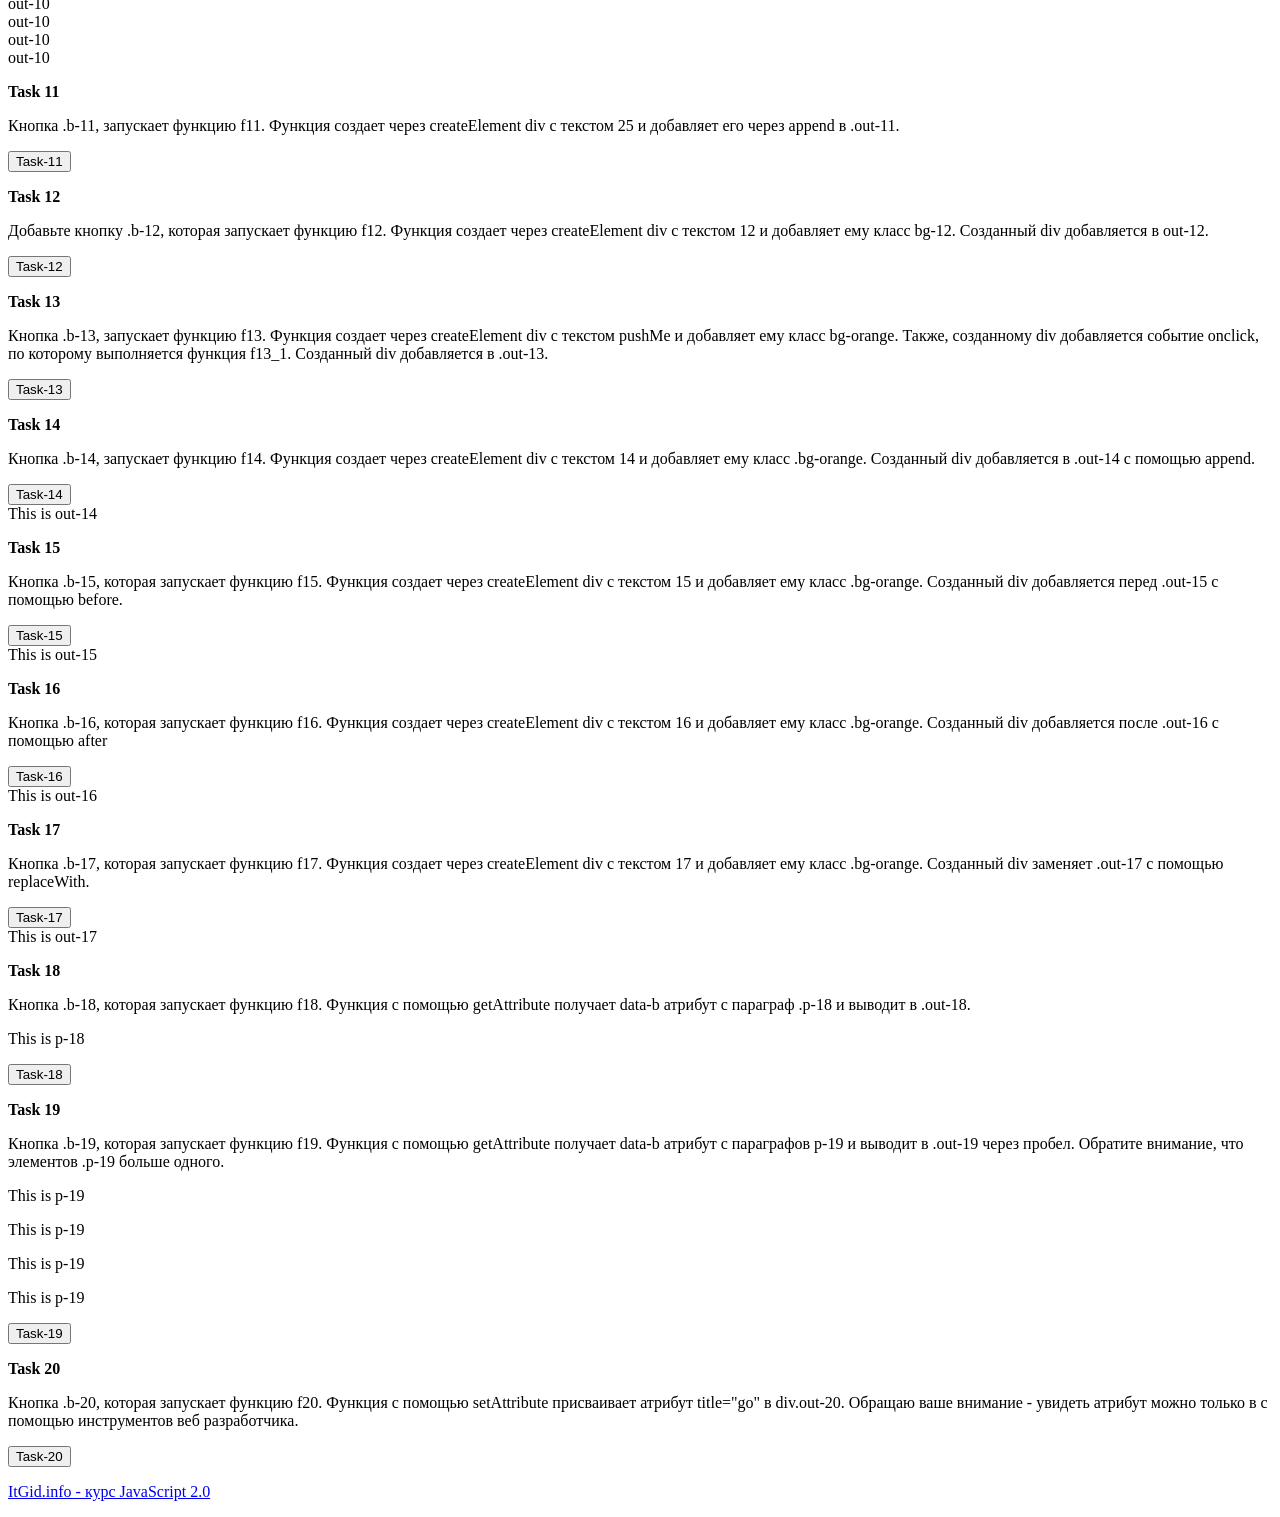
<file: unit_09/unit_09.html>
<!DOCTYPE html>
<html lang="ru">

<head>
    <meta charset="UTF-8">
    <meta name="viewport" content="width=device-width, initial-scale=1.0">
    <meta http-equiv="X-UA-Compatible" content="ie=edge">
    <link rel="shortcut icon" href="https://cabinet.itgid.info/favicon.svg" type="image/x-icon">
    <link rel="stylesheet" href="https://itgid.info/css/skeleton.css">
    <link rel="stylesheet" href="https://itgid.info/css/style_js20.css">
    <!-- Ночной режим CSS удалите комментарий -->
    <!-- <link rel="stylesheet" href="https://itgid.info/css/night.css"> -->
    <title>JS 2.0. Unit 09</title>
</head>


<body>
    <div class="container">
        <h1>Unit 09. РАБОТАЕМ С DOM</h1>
        <h2><a href="https://itgid.info/ru/course/js20" target="_blank">JavaScript v.2.0 - курс Лущенко
                Александра</a></h2>
        <p class="text-orange">Внимание! Можно включать темную тему оформления! Для этого снимите комментарий с
            night.css</p>

        <section>
            <p><b>Task 1.</b></p>
            <p>По нажатию на кнопку .b-1 функция присваивает блоку .out-1 ширину 200px, высоту 90px.</p>

            <button class="button-primary b-1">Task-1</button>
            <div class="out-1 bg-orange">out-1</div>
        </section>

        <section>
            <p><b>Task 2.</b></p>
            <p>По нажатию на кнопку .b-2 функция f2, которая присваивает блоку .out-2 класс .bg-orange.</p>
            <button class="button-primary b-2">Task-2</button>
            <div class="out-2">out-2</div>
        </section>

        <section>
            <p><b>Task 3.</b></p>
            <p>По нажатию кнопки .b-3 запускайте функцию f3, которая удаляет у блока .out-3 класс .bg-orange.</p>
            <button class="button-primary b-3">Task-3</button>
            <div class="out-3 bg-orange">out-3</div>
        </section>

        <section>
            <p><b>Task 4.</b></p>
            <p>По нажатию кнопки .b-4 запускайте функцию f4, которая делает toggle класса .bg-orange для блока out-4.</p>
            <button class="button-primary b-4">Task-4</button>
            <div class="out-4">out-4</div>
        </section>

        <section>
            <p><b>Task 5.</b></p>
            <p>По нажатию .b-5 запускайте функцию f5, которая проверяет наличие класса .bg-orange у блока .out-4 (да, именно у out-4 ).
            Результат - true или false, выводите в .out-5.</p>
            <button class="button-primary b-5">Task-5</button>
            <div class="out-5"></div>
        </section>

        <section>
            <p><b>Task 6.</b></p>
            <p>По нажатию .b-6 запускайте функцию f6, которая выводит в .out-6 количество параграфов с классом .p-6.</p>
            <p class="p-6">p-6</p>
            <p class="p-6">p-6</p>
            <p class="p-6">p-6</p>
            <p class="p-6">p-6</p>
            <button class="button-primary b-6">Task-6</button>
            <div class="out-6"></div>
        </section>

        <section>
            <p><b>Task 7.</b></p>
            <p>По нажатию кнопки .b-7 запускайте функцию f7, которая присваивает блокам .out-7 класс .bg-orange. Обратите внимание, что
            данных блоков больше одного, следовательно нужен цикл.</p>

            <button class="button-primary b-7">Task-7</button>
            <div class="out-7">out-7</div>
            <div class="out-7">out-7</div>
            <div class="out-7">out-7</div>
        </section>


        <section>
            <p><b>Task 8.</b></p>
            <p>По нажатию кнопки .b-8 запускайте функцию f8, которая делает toggle блокам .out-8 класс .bg-orange. Обратите внимание,
            что данных блоков больше одного, следовательно нужен цикл.</p>


            <button class="button-primary b-8">Task-8</button>
            <div class="out-8 bg-8">out-8</div>
            <div class="out-8">out-8</div>
            <div class="out-8 bg-8">out-8</div>
            <div class="out-8">out-8</div>
        </section>

        <section>
            <p><b>Task 9.</b></p>
            <p>Усложним предыдущие задачи. С помощью цикла повесим на блоки .out-9 событие клик. По клику должна выполняться функция
            f9. Функция, должна добавлять класс .bg-orange тому .out-9 на котором кликнули.</p>
            <div class="out-9">out-9</div>
            <div class="out-9">out-9</div>
            <div class="out-9">out-9</div>

        </section>

        <section>
            <p><b>Task 10</b></p>
            <p>Усложним предыдущие задачи. С помощью цикла повим на блоки .out-10 событие клик. По клику должна выполняться функция
            f10. Функция, должна делать toggle класса .bg-orange тому .out-10 на котором кликнули.</p>
            <div class="out-10 bg-10">out-10</div>
            <div class="out-10">out-10</div>
            <div class="out-10 bg-10">out-10</div>
            <div class="out-10">out-10</div>
        </section>

        <section>
            <p><b>Task 11</b></p>
            <p>Кнопка .b-11, запускает функцию f11. Функция создает через createElement div c текстом 25 и добавляет его через append в
            .out-11.</p>
            <button class="button-primary b-11">Task-11</button>
            <div class="out-11"></div>
        </section>

        <section>
            <p><b>Task 12</b></p>
            <p>Добавьте кнопку .b-12, которая запускает функцию f12. Функция создает через createElement div c текстом 12 и добавляет
            ему класс bg-12. Созданный div добавляется в out-12.</p>

            <button class="button-primary b-12">Task-12</button>
            <div class="out-12"></div>
        </section>

        <section>
            <p><b>Task 13</b></p>
            <p>Кнопка .b-13, запускает функцию f13. Функция создает через createElement div c текстом pushMe и добавляет ему класс
            bg-orange. Также, созданному div добавляется событие onclick, по которому выполняется функция f13_1. Созданный div
            добавляется в .out-13.
            </p>

            <button class="button-primary b-13">Task-13</button>
            <div class="out-13"></div>
            <div class="out-13-1"></div>

        </section>

        <section>
            <p><b>Task 14</b></p>
            <p>Кнопка .b-14, запускает функцию f14. Функция создает через createElement div c текстом 14 и добавляет ему класс
            .bg-orange. Созданный div добавляется в .out-14 с помощью append.
            </p>

            <button class="button-primary b-14">Task-14</button>
            <div class="out-14 bg-13">
                This is out-14
            </div>
        </section>

        <section>
            <p><b>Task 15</b></p>
            <p>Кнопкa .b-15, которая запускает функцию f15. Функция создает через createElement div c текстом 15 и добавляет ему класс
            .bg-orange. Созданный div добавляется перед .out-15 с помощью before.
            </p>

            <button class="button-primary b-15">Task-15</button>
            <div class="out-15 bg-9">
                This is out-15
            </div>
        </section>

        <section>
            <p><b>Task 16</b></p>
            <p>Кнопкa .b-16, которая запускает функцию f16. Функция создает через createElement div c текстом 16 и добавляет ему класс
            .bg-orange. Созданный div добавляется после .out-16 с помощью after
            </p>

            <button class="button-primary b-16">Task-16</button>
            <div class="out-16 bg-4">
                This is out-16
            </div>
        </section>


        <section>
            <p><b>Task 17</b></p>
            <p>Кнопкa .b-17, которая запускает функцию f17. Функция создает через createElement div c текстом 17 и добавляет ему класс
            .bg-orange. Созданный div заменяет .out-17 с помощью replaceWith.
            </p>

            <button class="button-primary b-17">Task-17</button>
            <div class="out-17 bg-13">
                This is out-17
            </div>
        </section>

        <section>
            <p><b>Task 18</b></p>
            <p>Кнопкa .b-18, которая запускает функцию f18. Функция с помощью getAttribute получает data-b атрибут с параграф .p-18 и
            выводит в .out-18.</p>
            <p class="p-18" data-b="hello">This is p-18</p>
            <button class="button-primary b-18">Task-18</button>
            <div class="out-18"></div>
        </section>

        <section>
            <p><b>Task 19</b></p>
            <p>Кнопкa .b-19, которая запускает функцию f19. Функция с помощью getAttribute получает data-b атрибут с параграфов p-19 и
            выводит в .out-19 через пробел. Обратите внимание, что элементов .p-19 больше одного.</p>

            <p class="p-19" data-b="3">This is p-19</p>
            <p class="p-19" data-b="14">This is p-19</p>
            <p class="p-19" data-b="15">This is p-19</p>
            <p class="p-19" data-b="92">This is p-19</p>

            <button class="button-primary b-19">Task-19</button>
            <div class="out-19"></div>
        </section>

        <section>
            <p><b>Task 20</b></p>
            <p>Кнопкa .b-20, которая запускает функцию f20. Функция с помощью setAttribute присваивает атрибут title="go" в div.out-20.
            Обращаю ваше внимание - увидеть атрибут можно только в с помощью инструментов веб разработчика.</p>
            <button class="button-primary b-20">Task-20</button>
            <div class="out-20"></div>
        </section>
        <p><a href="https://itgid.info" title="Материалы с сайта ItGid.info">ItGid.info - курс JavaScript 2.0</a></p>

    </div>

    <script src="unit_09.js"></script>
</body>

</html>
</file>
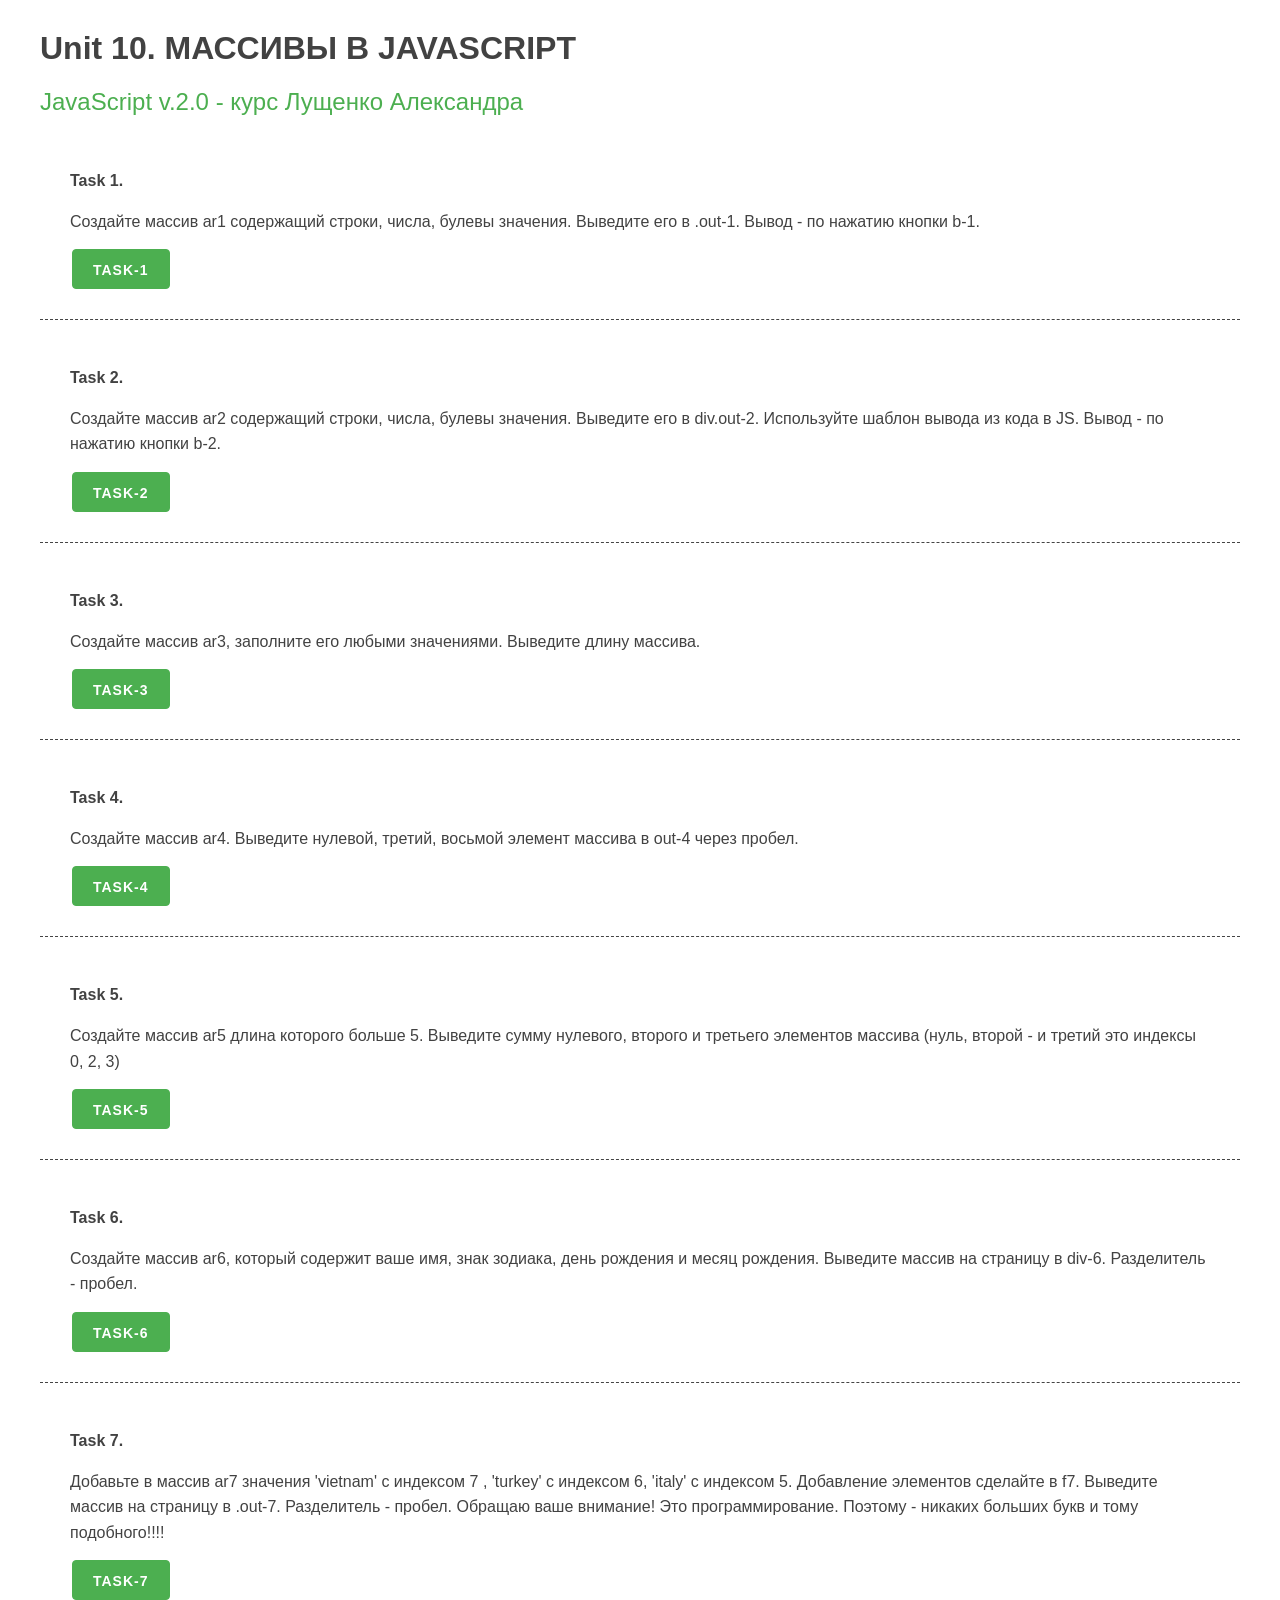
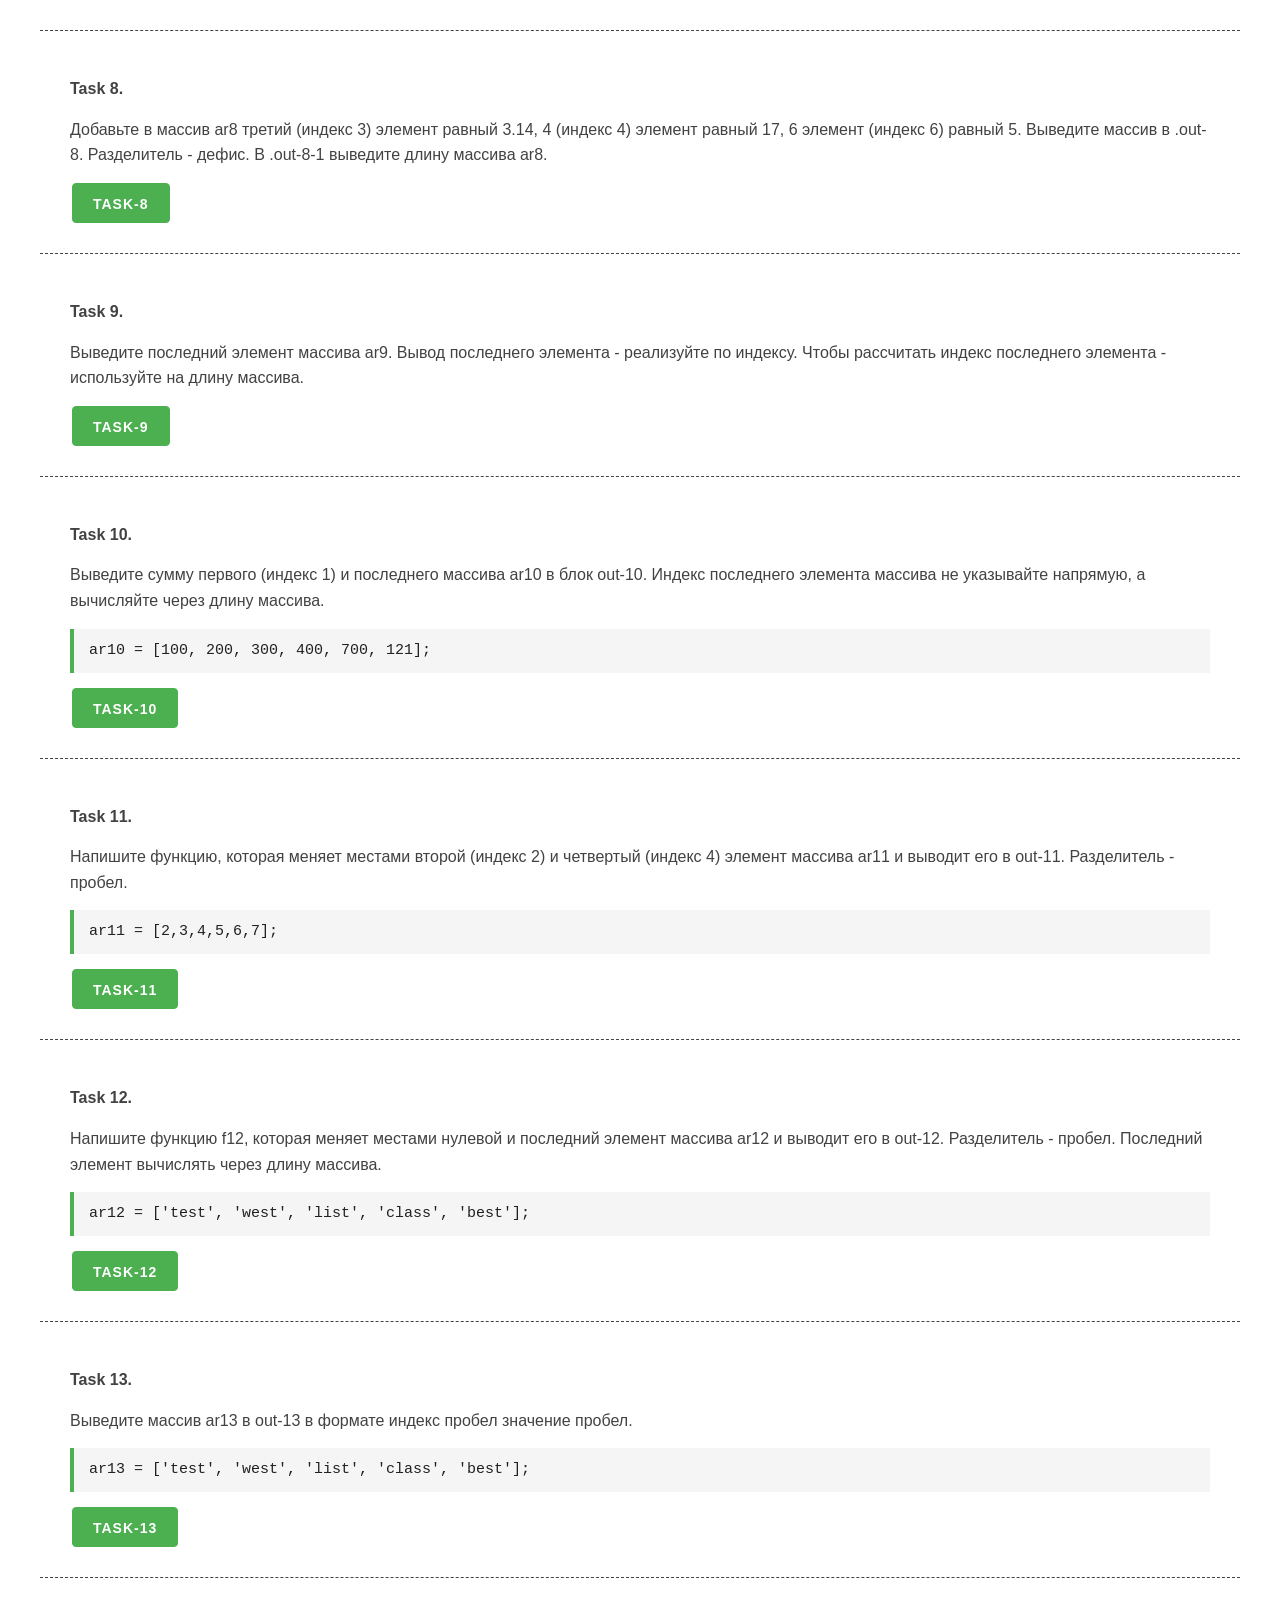
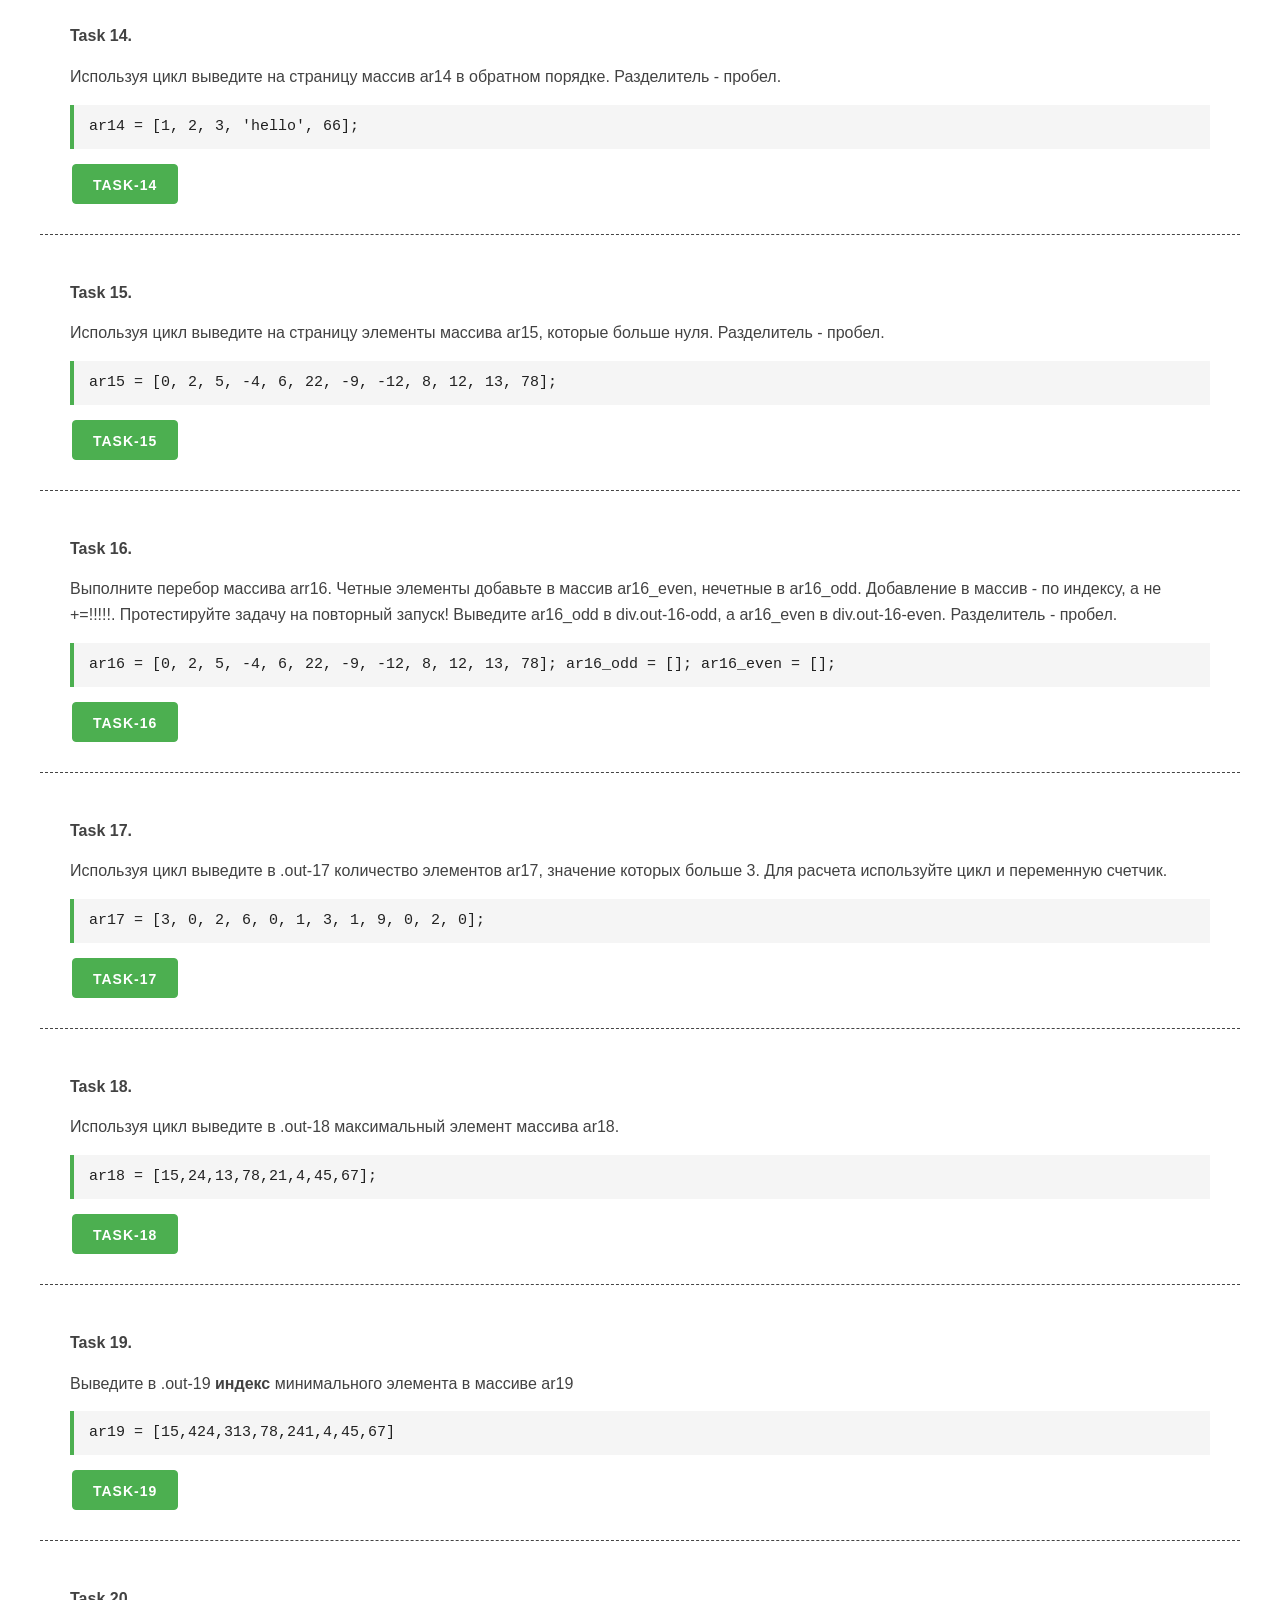
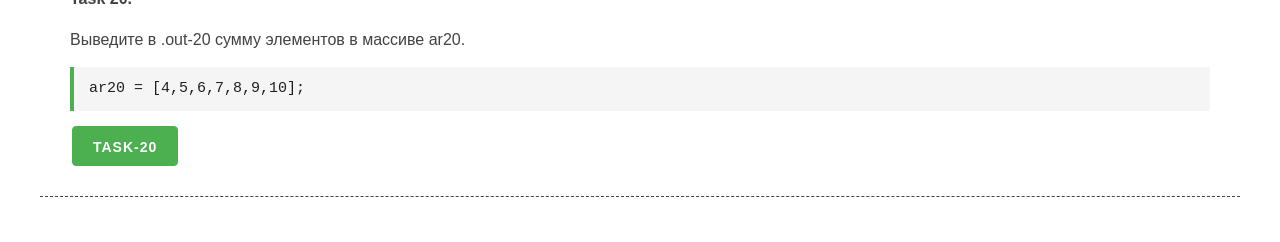
<file: unit_10/unit_10.html>
<!DOCTYPE html>
<html lang="en">

<head>
    <meta charset="UTF-8">
    <meta name="viewport" content="width=device-width, initial-scale=1.0">
    <meta http-equiv="X-UA-Compatible" content="ie=edge">
    <link rel="stylesheet" href="css/mustard-ui.min.css">
    <link rel="stylesheet" href="css/style.css">
    
    <link rel="shortcut icon" href="https://cabinet.itgid.info/favicon.svg" type="image/x-icon">
    <title>Unit 10</title>
</head>

<body>
    <div class="container">
        <h1>Unit 10. МАССИВЫ В JAVASCRIPT</h1>
        <h2><a href="https://itgid.info/ru/course/js20" target="_blank">JavaScript v.2.0 - курс Лущенко
                Александра</a></h2>

        <section>
            <p><b>Task 1.</b></p>
            <p>Создайте массив ar1 содержащий строки, числа, булевы значения. Выведите его в .out-1. Вывод - по нажатию
                кнопки b-1.</p>
            <button class="button-primary b-1">Task-1</button>
            <div class="out-1"></div>
        </section>

        <section>
            <p><b>Task 2.</b></p>
            <p>Создайте массив ar2 содержащий строки, числа, булевы значения. Выведите его в div.out-2. Используйте
                шаблон вывода из кода в JS. Вывод - по нажатию кнопки b-2.</p>
            <button class="button-primary b-2">Task-2</button>
            <div class="out-2"></div>
        </section>

        <section>
            <p><b>Task 3.</b></p>
            <p>Создайте массив ar3, заполните его любыми значениями. Выведите длину массива.</p>
            <button class="button-primary b-3">Task-3</button>
            <div class="out-3"></div>
        </section>

        <section>
            <p><b>Task 4.</b></p>
            <p>Создайте массив ar4. Выведите нулевой, третий, восьмой элемент массива в out-4 через пробел.</p>
            <button class="button-primary b-4">Task-4</button>
            <div class="out-4"></div>
        </section>

        <section>
            <p><b>Task 5.</b></p>
            <p>Создайте массив ar5 длина которого больше 5. Выведите сумму нулевого, второго и третьего элементов
                массива (нуль, второй - и третий это индексы 0, 2, 3)</p>
            <button class="button-primary b-5">Task-5</button>
            <div class="out-5"></div>
        </section>

        <section>
            <p><b>Task 6.</b></p>
            <p>Создайте массив ar6, который содержит ваше имя, знак зодиака, день рождения и месяц рождения. Выведите
                массив на страницу в div-6. Разделитель - пробел.</p>
            <button class="button-primary b-6">Task-6</button>
            <div class="out-6"></div>
        </section>

        <section>
            <p><b>Task 7.</b></p>
            <p>Добавьте в массив ar7 значения 'vietnam' с индексом 7 , 'turkey' с индексом 6, 'italy' с индексом 5.
                Добавление элементов сделайте в f7. Выведите массив на страницу в .out-7. Разделитель - пробел. Обращаю
                ваше внимание! Это программирование. Поэтому - никаких больших букв и тому подобного!!!!</p>
            <button class="button-primary b-7">Task-7</button>
            <div class="out-7"></div>
        </section>

        <section>
            <p><b>Task 8.</b></p>
            <p>Добавьте в массив ar8 третий (индекс 3) элемент равный 3.14, 4 (индекс 4) элемент равный 17, 6 элемент
                (индекс 6) равный 5. Выведите массив в .out-8. Разделитель - дефис. В .out-8-1 выведите длину массива
                ar8.</p>
            <button class="button-primary b-8">Task-8</button>
            <div class="out-8"></div>
            <div class="out-8-1"></div>
        </section>

        <section>
            <p><b>Task 9.</b></p>
            <p>Выведите последний элемент массива ar9. Вывод последнего элемента - реализуйте по индексу. Чтобы
                рассчитать индекс последнего элемента - используйте на длину массива. </p>
            <button class="button-primary b-9">Task-9</button>
            <div class="out-9"></div>
        </section>

        <section>
            <p><b>Task 10.</b></p>
            <p> Выведите сумму первого (индекс 1) и последнего массива ar10 в блок out-10. Индекс последнего элемента
                массива не указывайте напрямую, а вычисляйте через длину массива.</p>
            <pre>ar10 = [100, 200, 300, 400, 700, 121];</pre>
            <button class="button-primary b-10">Task-10</button>
            <div class="out-10"></div>
        </section>

        <section>
            <p><b>Task 11.</b></p>
            <p>Напишите функцию, которая меняет местами второй (индекс 2) и четвертый (индекс 4) элемент массива ar11 и
                выводит его в out-11. Разделитель - пробел.</p>
            <pre>ar11 = [2,3,4,5,6,7];</pre>
            <button class="button-primary b-11">Task-11</button>
            <div class="out-11"></div>
        </section>

        <section>
            <p><b>Task 12.</b></p>
            <p>Напишите функцию f12, которая меняет местами нулевой и последний элемент массива ar12 и выводит его в
                out-12. Разделитель - пробел. Последний элемент вычислять через длину массива.</p>
            <pre>ar12 = ['test', 'west', 'list', 'class', 'best'];</pre>
            <button class="button-primary b-12">Task-12</button>
            <div class="out-12"></div>
        </section>

        <section>
            <p><b>Task 13.</b></p>
            <p>Выведите массив ar13 в out-13 в формате индекс пробел значение пробел.</p>
            <pre>ar13 = ['test', 'west', 'list', 'class', 'best'];</pre>
            <button class="button-primary b-13">Task-13</button>
            <div class="out-13"></div>
        </section>

        <section>
            <p><b>Task 14.</b></p>
            <p>Используя цикл выведите на страницу массив ar14 в обратном порядке. Разделитель - пробел.</p>
            <pre>ar14 = [1, 2, 3, 'hello', 66];</pre>
            <button class="button-primary b-14">Task-14</button>
            <div class="out-14"></div>
        </section>

        <section>
            <p><b>Task 15.</b></p>
            <p>Используя цикл выведите на страницу элементы массива ar15, которые больше нуля. Разделитель - пробел.</p>
            <pre>ar15 = [0, 2, 5, -4, 6, 22, -9, -12, 8, 12, 13, 78];</pre>
            <button class="button-primary b-15">Task-15</button>
            <div class="out-15"></div>
        </section>

        <section>
            <p><b>Task 16.</b></p>
            <p>Выполните перебор массива arr16. Четные элементы добавьте в массив ar16_even, нечетные в ar16_odd.
                Добавление в массив - по индексу, а не +=!!!!!. Протестируйте задачу на повторный запуск! Выведите
                ar16_odd в div.out-16-odd, а ar16_even в div.out-16-even. Разделитель - пробел.</p>
            <pre>
ar16 = [0, 2, 5, -4, 6, 22, -9, -12, 8, 12, 13, 78];
ar16_odd = [];
ar16_even = [];
        </pre>
            <button class="button-primary b-16">Task-16</button>
            <div class="out-16-even"></div>
            <div class="out-16-odd"></div>
        </section>

        <section>
            <p><b>Task 17.</b></p>
            <p>Используя цикл выведите в .out-17 количество элементов ar17, значение которых больше 3. Для расчета
                используйте цикл и переменную счетчик.</p>
            <pre>ar17 =  [3, 0, 2, 6, 0, 1, 3, 1, 9, 0, 2, 0];</pre>
            <button class="button-primary b-17">Task-17</button>
            <div class="out-17"></div>
        </section>

        <section>
            <p><b>Task 18.</b></p>
            <p>Используя цикл выведите в .out-18 максимальный элемент массива ar18.</p>
            <pre>ar18 =  [15,24,13,78,21,4,45,67];</pre>
            <button class="button-primary b-18">Task-18</button>
            <div class="out-18"></div>
        </section>

        <section>
            <p><b>Task 19.</b></p>
            <p>Выведите в .out-19 <b>индекс</b> минимального элемента в массиве ar19</p>
            <pre>ar19 =  [15,424,313,78,241,4,45,67]</pre>
            <button class="button-primary b-19">Task-19</button>
            <div class="out-19"></div>
        </section>

        <section>
            <p><b>Task 20.</b></p>
            <p>Выведите в .out-20 сумму элементов в массиве ar20.</p>
            <pre> ar20 =  [4,5,6,7,8,9,10];</pre>
            <button class="button-primary b-20">Task-20</button>
            <div class="out-20"></div>
        </section>



    </div>

    <script src="unit_10.js"></script>
</body>

</html>
</file>
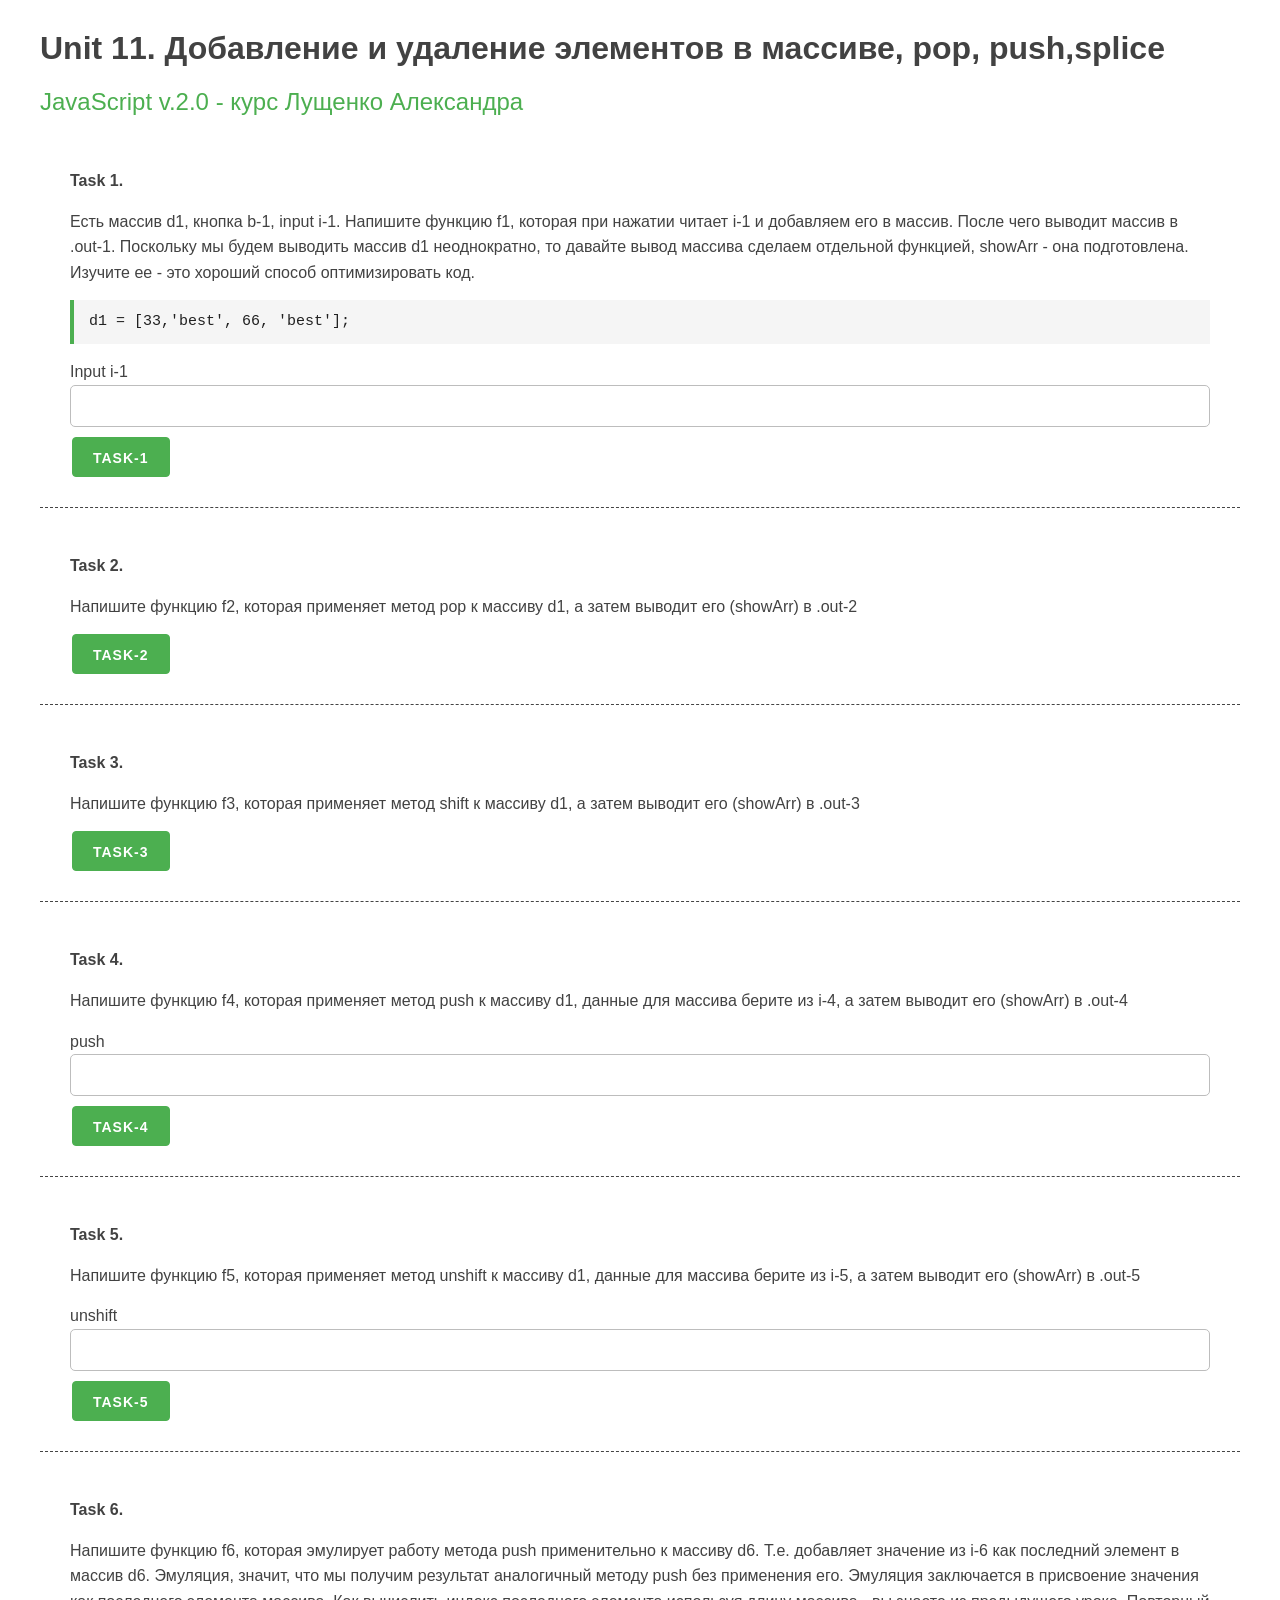
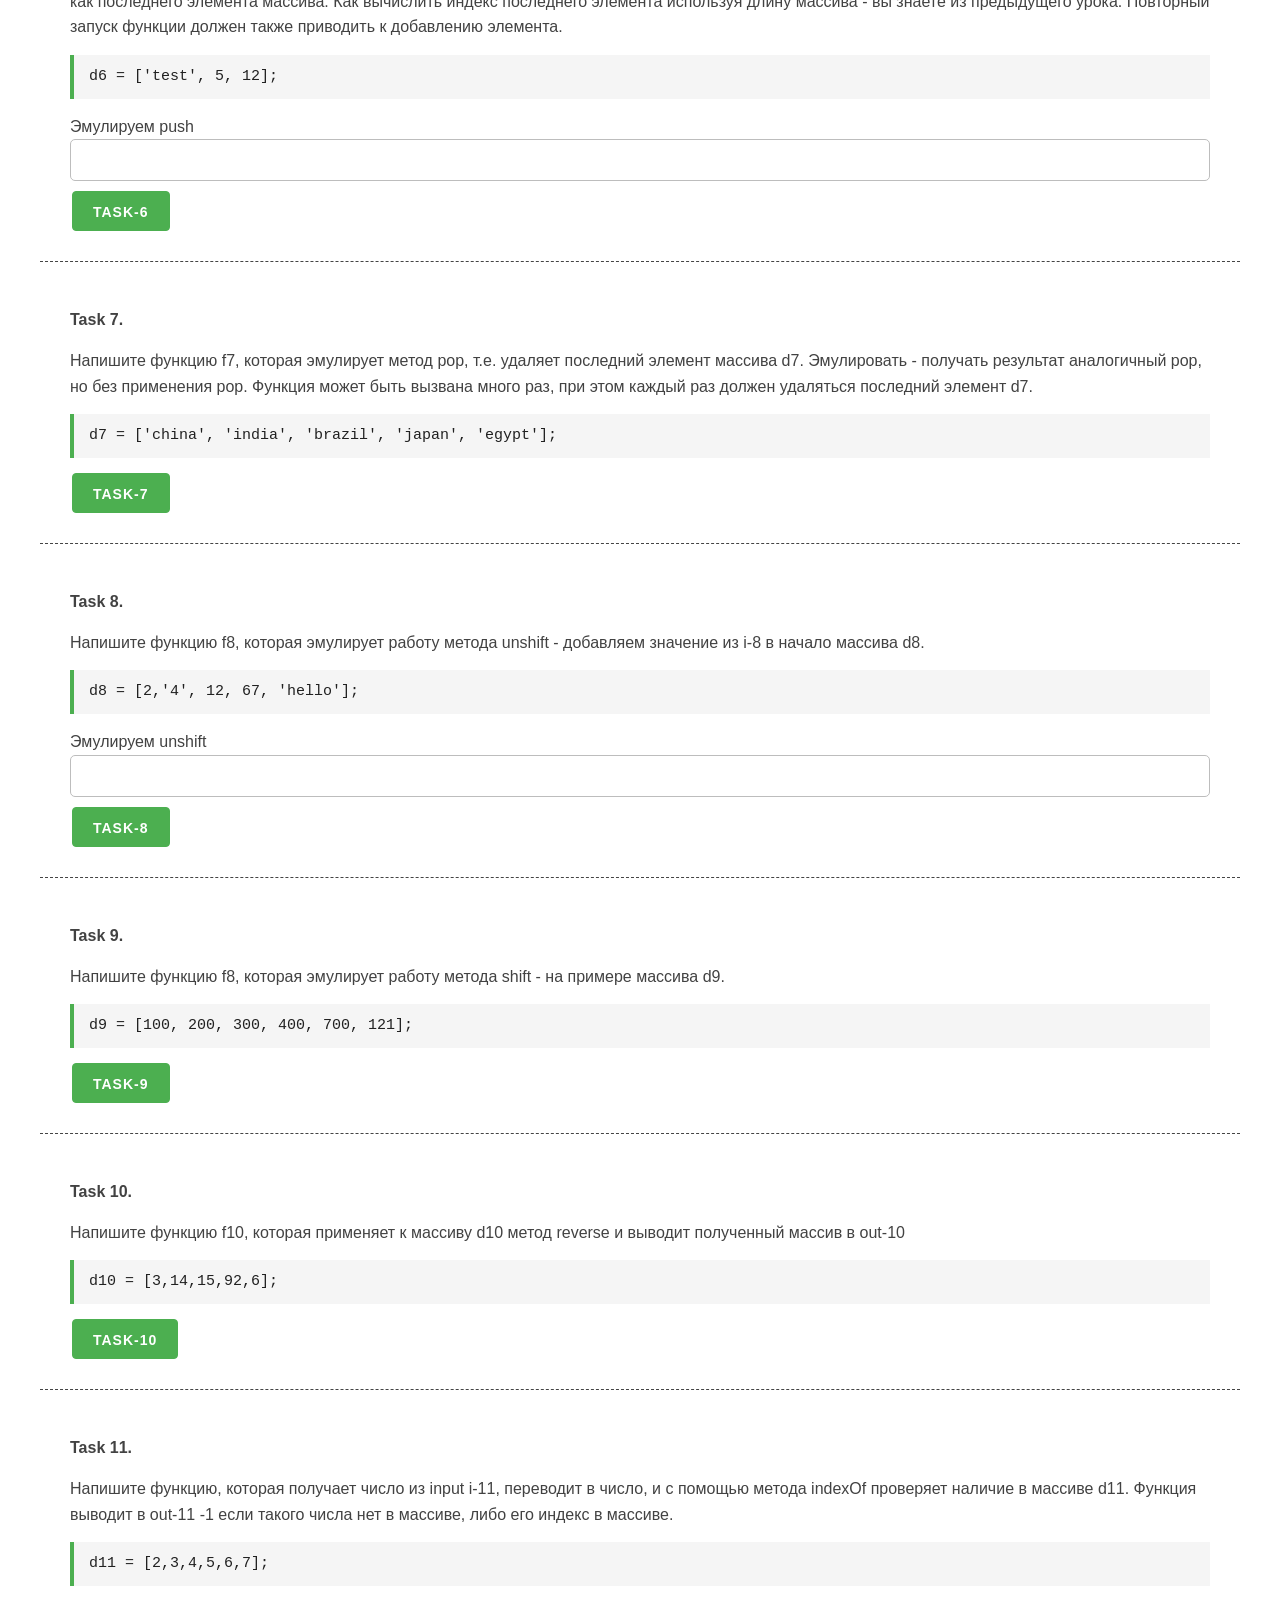
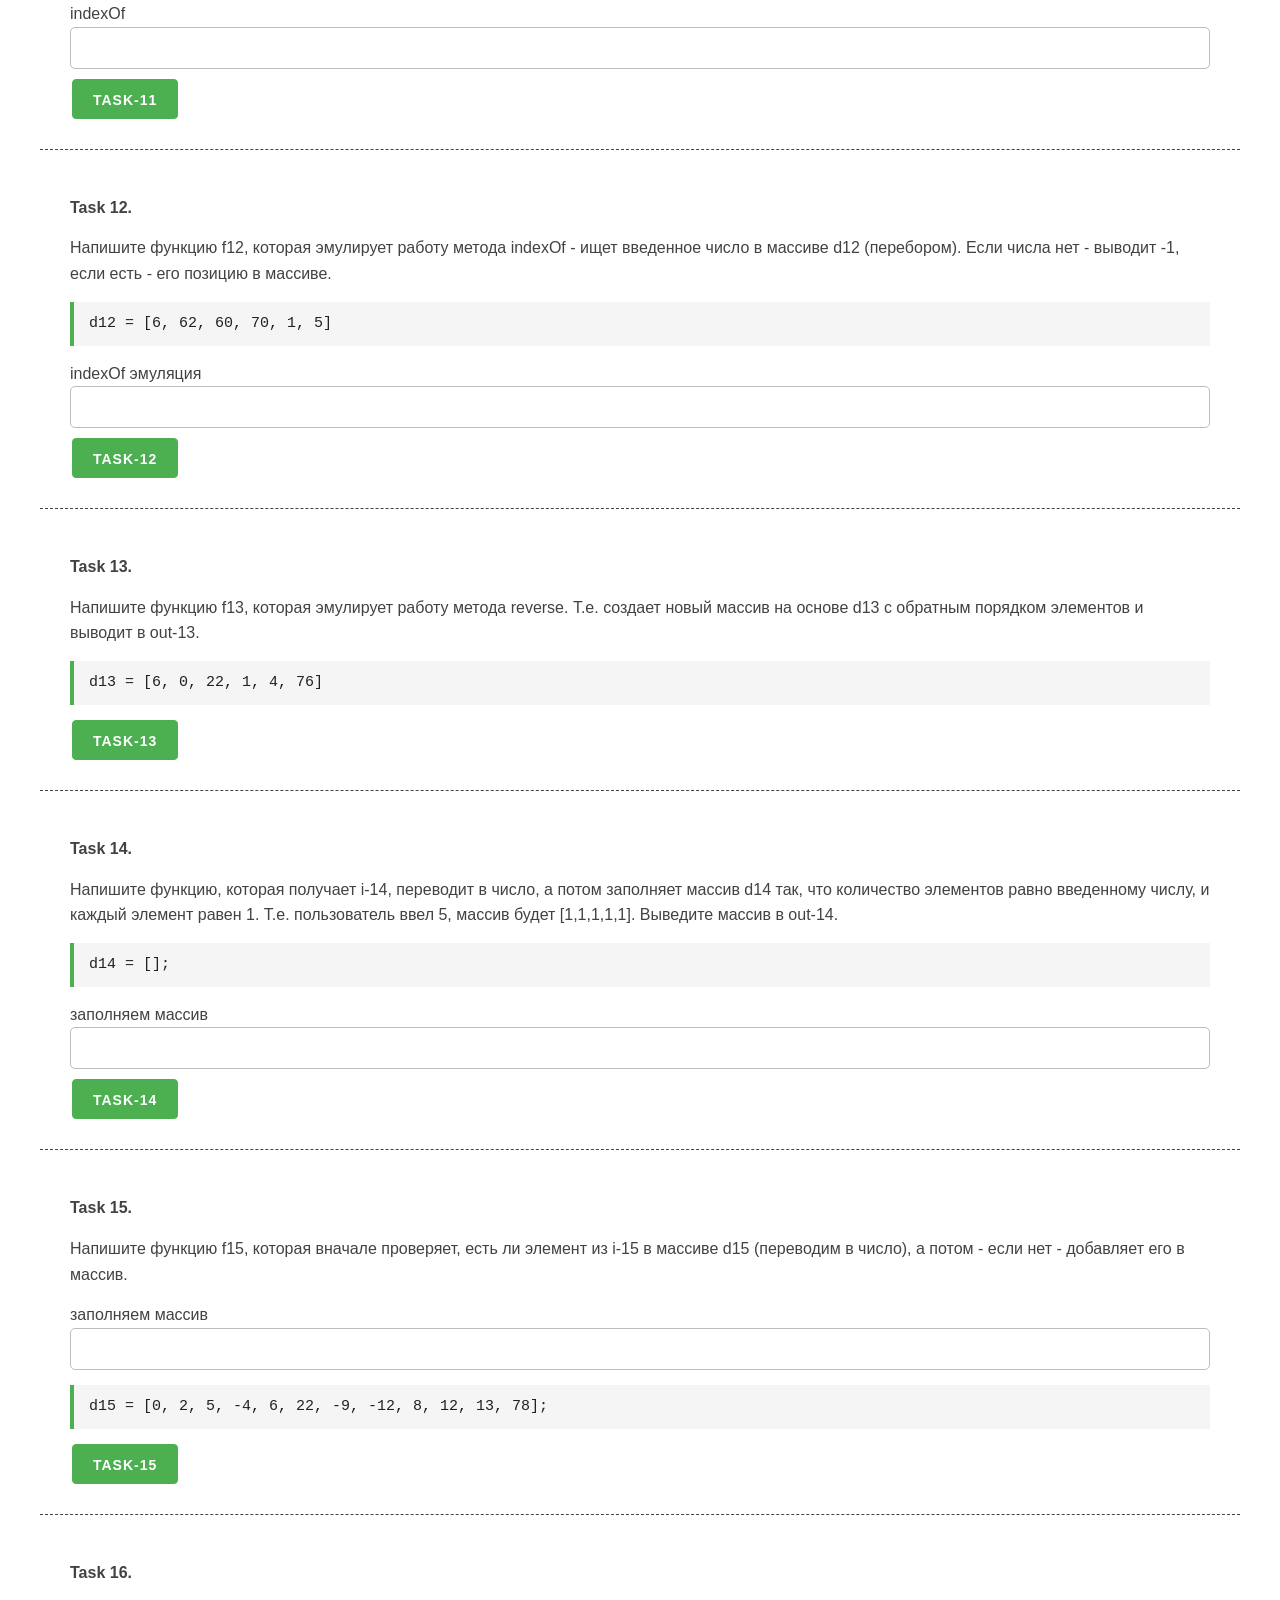
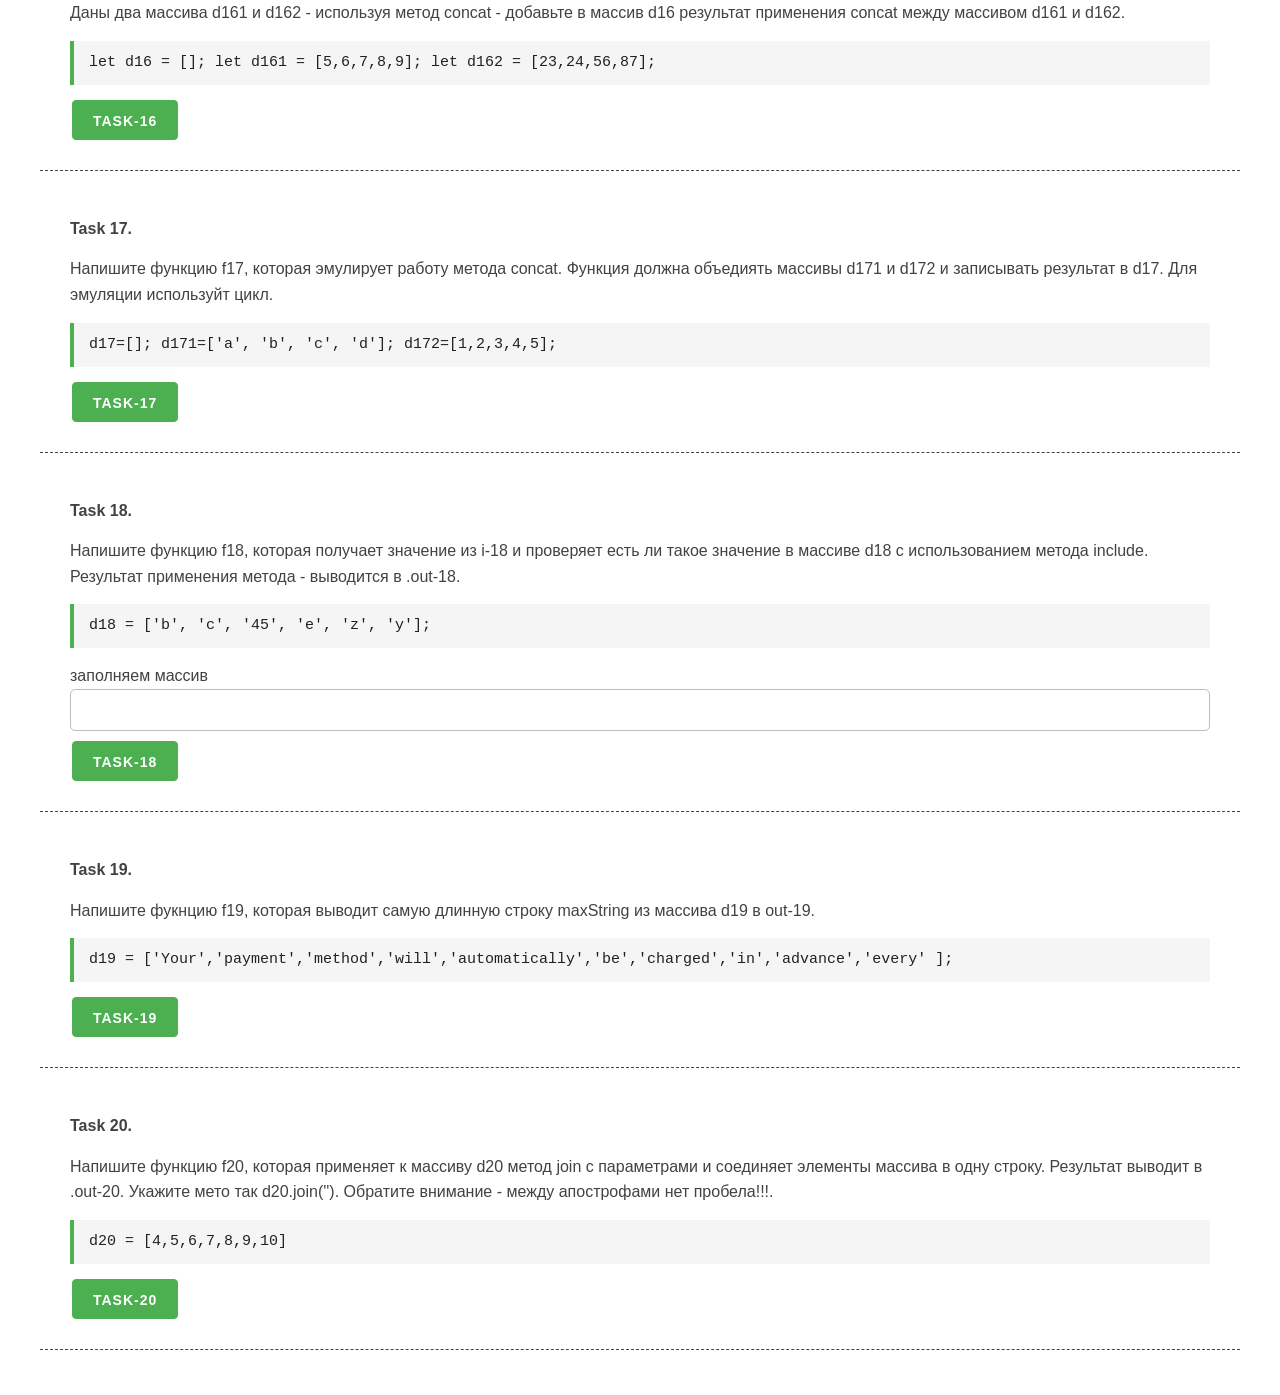
<file: unit_11/unit_11.html>
<!DOCTYPE html>
<html lang="en">

<head>
    <meta charset="UTF-8">
    <meta name="viewport" content="width=device-width, initial-scale=1.0">
    <meta http-equiv="X-UA-Compatible" content="ie=edge">
    <link rel="stylesheet" href="css/mustard-ui.min.css">
    <link rel="stylesheet" href="css/style.css">
    <link rel="shortcut icon" href="https://cabinet.itgid.info/favicon.svg" type="image/x-icon">
    <title>Unit 11</title>
</head>

<body>
    <div class="container">
        <h1>Unit 11. Добавление и удаление элементов в массиве, pop, push,splice</h1>
        <h2><a href="https://itgid.info/ru/course/js20" target="_blank">JavaScript v.2.0 - курс Лущенко
                Александра</a></h2>

        <section>
            <p><b>Task 1.</b></p>
            <p>Есть массив d1, кнопка b-1, input i-1. Напишите функцию f1, которая при нажатии читает i-1 и добавляем
                его в массив. После чего выводит массив в .out-1. Поскольку мы будем выводить массив d1 неоднократно, то
                давайте вывод массива сделаем отдельной функцией, showArr - она подготовлена. Изучите ее - это хороший
                способ оптимизировать код.</p>
            <pre>
         d1 = [33,'best', 66, 'best'];
        </pre>
            <div class="form-control">Input i-1 <input type="text" class="i-1"></div>
            <button class="button-primary b-1">Task-1</button>
            <div class="out-1"></div>
        </section>

        <section>
            <p><b>Task 2.</b></p>
            <p>Напишите функцию f2, которая применяет метод pop к массиву d1, а затем выводит его (showArr) в .out-2</p>
            <button class="button-primary b-2">Task-2</button>
            <div class="out-2"></div>
        </section>

        <section>
            <p><b>Task 3.</b></p>
            <p>Напишите функцию f3, которая применяет метод shift к массиву d1, а затем выводит его (showArr) в .out-3
            </p>
            <button class="button-primary b-3">Task-3</button>
            <div class="out-3"></div>
        </section>

        <section>
            <p><b>Task 4.</b></p>
            <p>Напишите функцию f4, которая применяет метод push к массиву d1, данные для массива берите из i-4, а затем
                выводит его (showArr) в .out-4</p>
            <div class="form-control">push <input type="text" class="i-4"></div>
            <button class="button-primary b-4">Task-4</button>
            <div class="out-4"></div>
        </section>

        <section>
            <p><b>Task 5.</b></p>
            <p>Напишите функцию f5, которая применяет метод unshift к массиву d1, данные для массива берите из i-5, а
                затем выводит его (showArr) в .out-5</p>
            <div class="form-control">unshift <input type="text" class="i-5"></div>
            <button class="button-primary b-5">Task-5</button>
            <div class="out-5"></div>
        </section>

        <section>
            <p><b>Task 6.</b></p>
            <p>Напишите функцию f6, которая эмулирует работу метода push применительно к массиву d6. Т.е. добавляет
                значение из i-6 как последний элемент в массив d6. Эмуляция, значит, что мы получим результат
                аналогичный методу push без применения его. Эмуляция заключается в присвоение значения как последнего
                элемента массива. Как вычислить индекс последнего элемента используя длину массива - вы знаете из
                предыдущего урока. Повторный запуск функции должен также приводить к добавлению элемента.</p>
            <pre>d6 = ['test', 5, 12];</pre>
            <div class="form-control">Эмулируем push <input type="text" class="i-6"></div>
            <button class="button-primary b-6">Task-6</button>
            <div class="out-6"></div>
        </section>

        <section>
            <p><b>Task 7.</b></p>
            <p>Напишите функцию f7, которая эмулирует метод pop, т.е. удаляет последний элемент массива d7. Эмулировать
                - получать результат аналогичный pop, но без применения pop. Функция может быть вызвана много раз, при
                этом каждый раз должен удаляться последний элемент d7.</p>
            <pre>
            d7 = ['china', 'india', 'brazil', 'japan', 'egypt'];
        </pre>
            <button class="button-primary b-7">Task-7</button>
            <div class="out-7"></div>
        </section>

        <section>
            <p><b>Task 8.</b></p>
            <p>Напишите функцию f8, которая эмулирует работу метода unshift - добавляем значение из i-8 в начало массива
                d8.</p>
            <pre>
             d8 = [2,'4', 12, 67, 'hello'];
        </pre>
            <div class="form-control">Эмулируем unshift <input type="text" class="i-8"></div>

            <button class="button-primary b-8">Task-8</button>
            <div class="out-8"></div>
            <div class="out-8-1"></div>
        </section>

        <section>
            <p><b>Task 9.</b></p>
            <p>Напишите функцию f8, которая эмулирует работу метода shift - на примере массива d9.</p>
            <pre>
            d9 = [100, 200, 300, 400, 700, 121];
        </pre>
            <button class="button-primary b-9">Task-9</button>
            <div class="out-9"></div>
        </section>

        <section>
            <p><b>Task 10.</b></p>
            <p>Напишите функцию f10, которая применяет к массиву d10 метод reverse и выводит полученный массив в out-10
            </p>
            <pre>d10 = [3,14,15,92,6];</pre>
            <button class="button-primary b-10">Task-10</button>
            <div class="out-10"></div>
        </section>

        <section>
            <p><b>Task 11.</b></p>
            <p>Напишите функцию, которая получает число из input i-11, переводит в число, и с помощью метода indexOf
                проверяет наличие в массиве d11. Функция выводит в out-11 -1 если такого числа нет в массиве, либо его
                индекс в массиве.
            </p>
            <pre>d11 = [2,3,4,5,6,7];</pre>
            <div class="form-control">indexOf <input type="text" class="i-11"></div>

            <button class="button-primary b-11">Task-11</button>
            <div class="out-11"></div>
        </section>

        <section>
            <p><b>Task 12.</b></p>
            <p>Напишите функцию f12, которая эмулирует работу метода indexOf - ищет введенное число в массиве d12
                (перебором). Если числа нет - выводит -1, если есть - его позицию в массиве.</p>
            <pre>d12 = [6, 62, 60, 70, 1, 5]</pre>
            <div class="form-control">indexOf эмуляция<input type="text" class="i-12"></div>

            <button class="button-primary b-12">Task-12</button>
            <div class="out-12"></div>
        </section>

        <section>
            <p><b>Task 13.</b></p>
            <p>Напишите функцию f13, которая эмулирует работу метода reverse. Т.е. создает новый массив на основе d13 с
                обратным порядком элементов и выводит в out-13.</p>
            <pre> d13 = [6, 0, 22, 1, 4, 76]</pre>
            <button class="button-primary b-13">Task-13</button>
            <div class="out-13"></div>
        </section>

        <section>
            <p><b>Task 14.</b></p>
            <p>Напишите функцию, которая получает i-14, переводит в число, а потом заполняет массив d14 так, что
                количество элементов равно введенному числу, и каждый элемент равен 1. Т.е. пользователь ввел 5, массив
                будет [1,1,1,1,1]. Выведите массив в out-14. </p>
            <pre>d14 = [];</pre>
            <div class="form-control">заполняем массив<input type="text" class="i-14"></div>
            <button class="button-primary b-14">Task-14</button>
            <div class="out-14"></div>
        </section>

        <section>
            <p><b>Task 15.</b></p>
            <p>Напишите функцию f15, которая вначале проверяет, есть ли элемент из i-15 в массиве d15 (переводим в
                число), а потом - если нет - добавляет его в массив.</p>
            <div class="form-control">заполняем массив<input type="text" class="i-15"></div>

            <pre>d15 = [0, 2, 5, -4, 6, 22, -9, -12, 8, 12, 13, 78];</pre>
            <button class="button-primary b-15">Task-15</button>
            <div class="out-15"></div>
        </section>

        <section>
            <p><b>Task 16.</b></p>
            <p>Даны два массива d161 и d162 - используя метод concat - добавьте в массив d16 результат применения concat
                между массивом d161 и d162.</p>
            <pre>
let d16 = [];
let d161 = [5,6,7,8,9];
let d162 = [23,24,56,87];
        </pre>
            <button class="button-primary b-16">Task-16</button>
            <div class="out-16"></div>
        </section>

        <section>
            <p><b>Task 17.</b></p>
            <p>Напишите функцию f17, которая эмулирует работу метода concat. Функция должна объедиять массивы d171 и
                d172 и записывать результат в d17. Для эмуляции используйт цикл.</p>
            <pre>
d17=[];
d171=['a', 'b', 'c', 'd'];
d172=[1,2,3,4,5];
        </pre>
            <button class="button-primary b-17">Task-17</button>
            <div class="out-17"></div>
        </section>

        <section>
            <p><b>Task 18.</b></p>
            <p>Напишите функцию f18, которая получает значение из i-18 и проверяет есть ли такое значение в массиве d18
                c использованием метода include. Результат применения метода - выводится в .out-18.</p>
            <pre>d18 = ['b', 'c', '45', 'e', 'z', 'y'];</pre>
            <div class="form-control">заполняем массив<input type="text" class="i-18"></div>
            <button class="button-primary b-18">Task-18</button>
            <div class="out-18"></div>
        </section>

        <section>
            <p><b>Task 19.</b></p>
            <p>Напишите фукнцию f19, которая выводит самую длинную строку maxString из массива d19 в out-19.</p>
            <pre>d19 = ['Your','payment','method','will','automatically','be','charged','in','advance','every' ];</pre>
            <button class="button-primary b-19">Task-19</button>
            <div class="out-19"></div>
        </section>

        <section>
            <p><b>Task 20.</b></p>
            <p>Напишите функцию f20, которая применяет к массиву d20 метод join с параметрами и соединяет элементы
                массива в одну строку. Результат выводит в .out-20. Укажите мето так d20.join(''). Обратите внимание  - между апострофами нет пробела!!!.</p>
            <pre> d20 = [4,5,6,7,8,9,10]</pre>
            <button class="button-primary b-20">Task-20</button>
            <div class="out-20"></div>
        </section>



    </div>

    <script src="unit_11.js"></script>
</body>

</html>
</file>
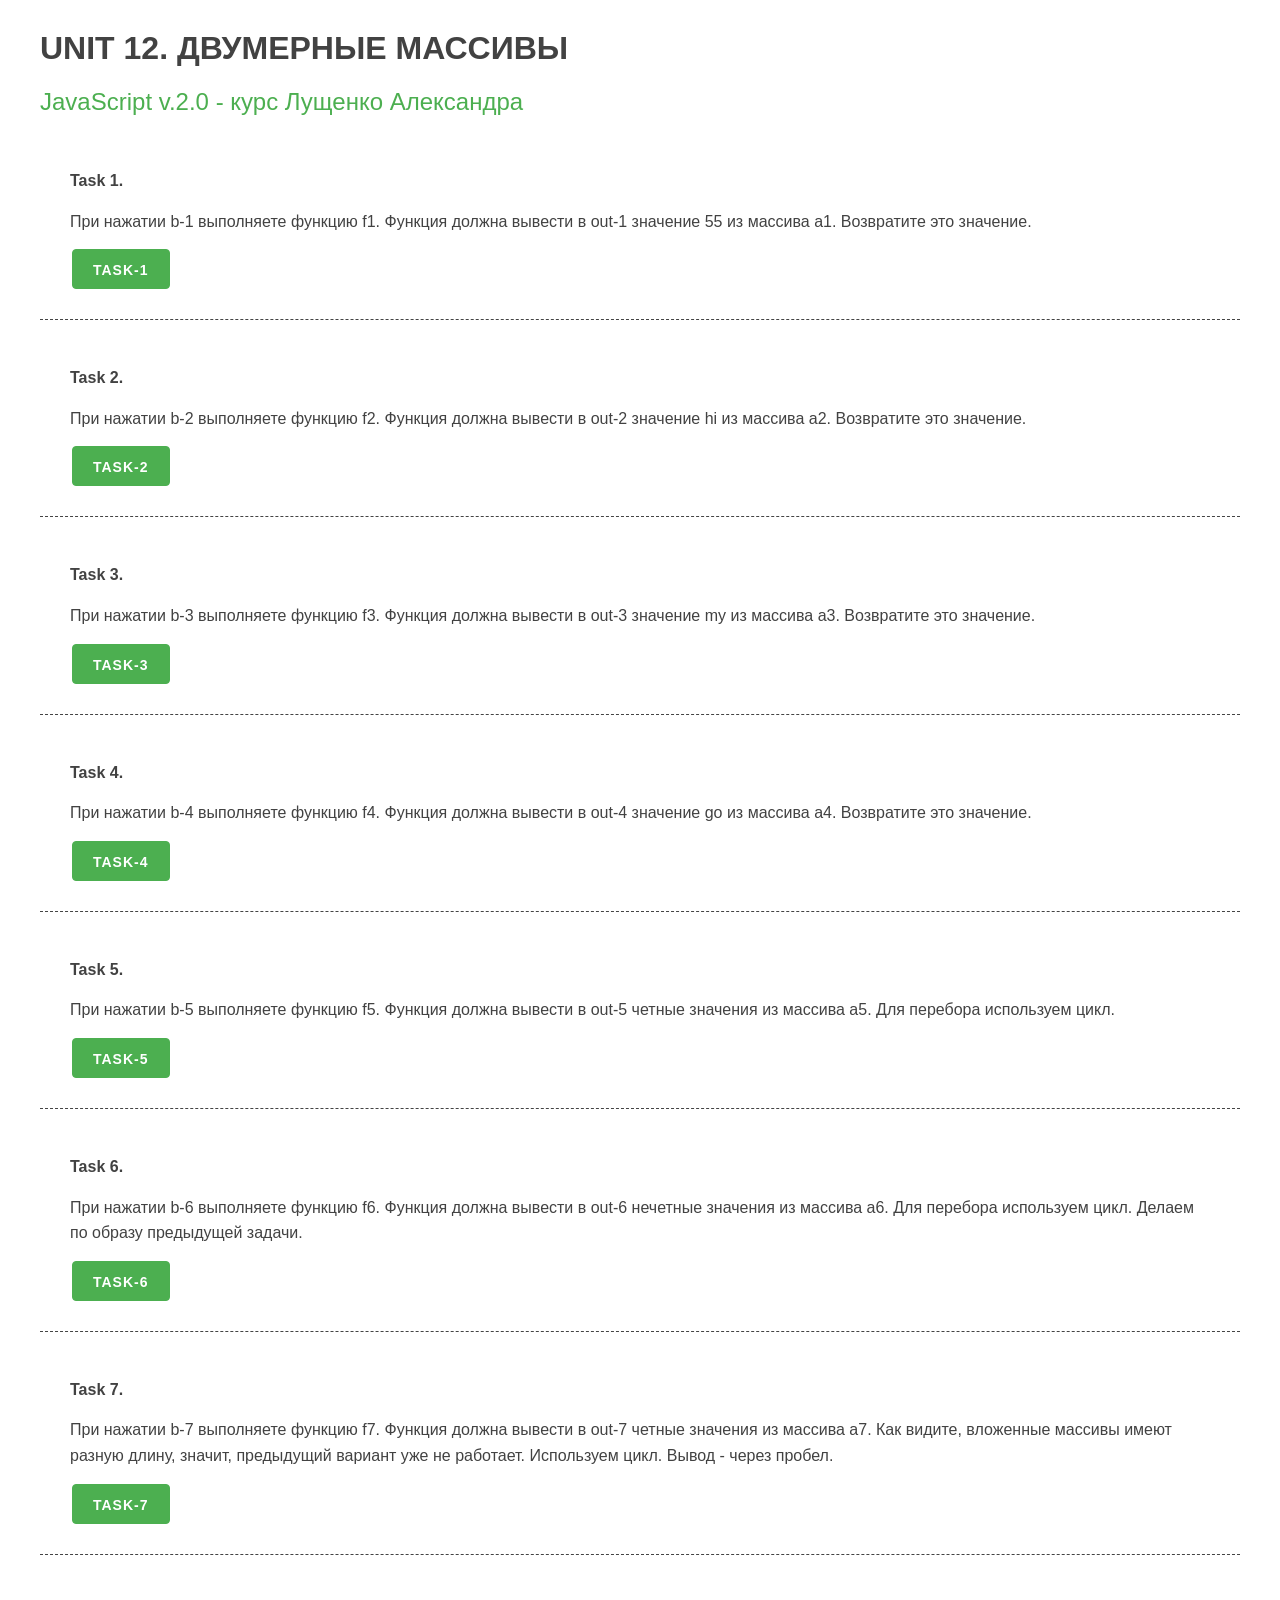
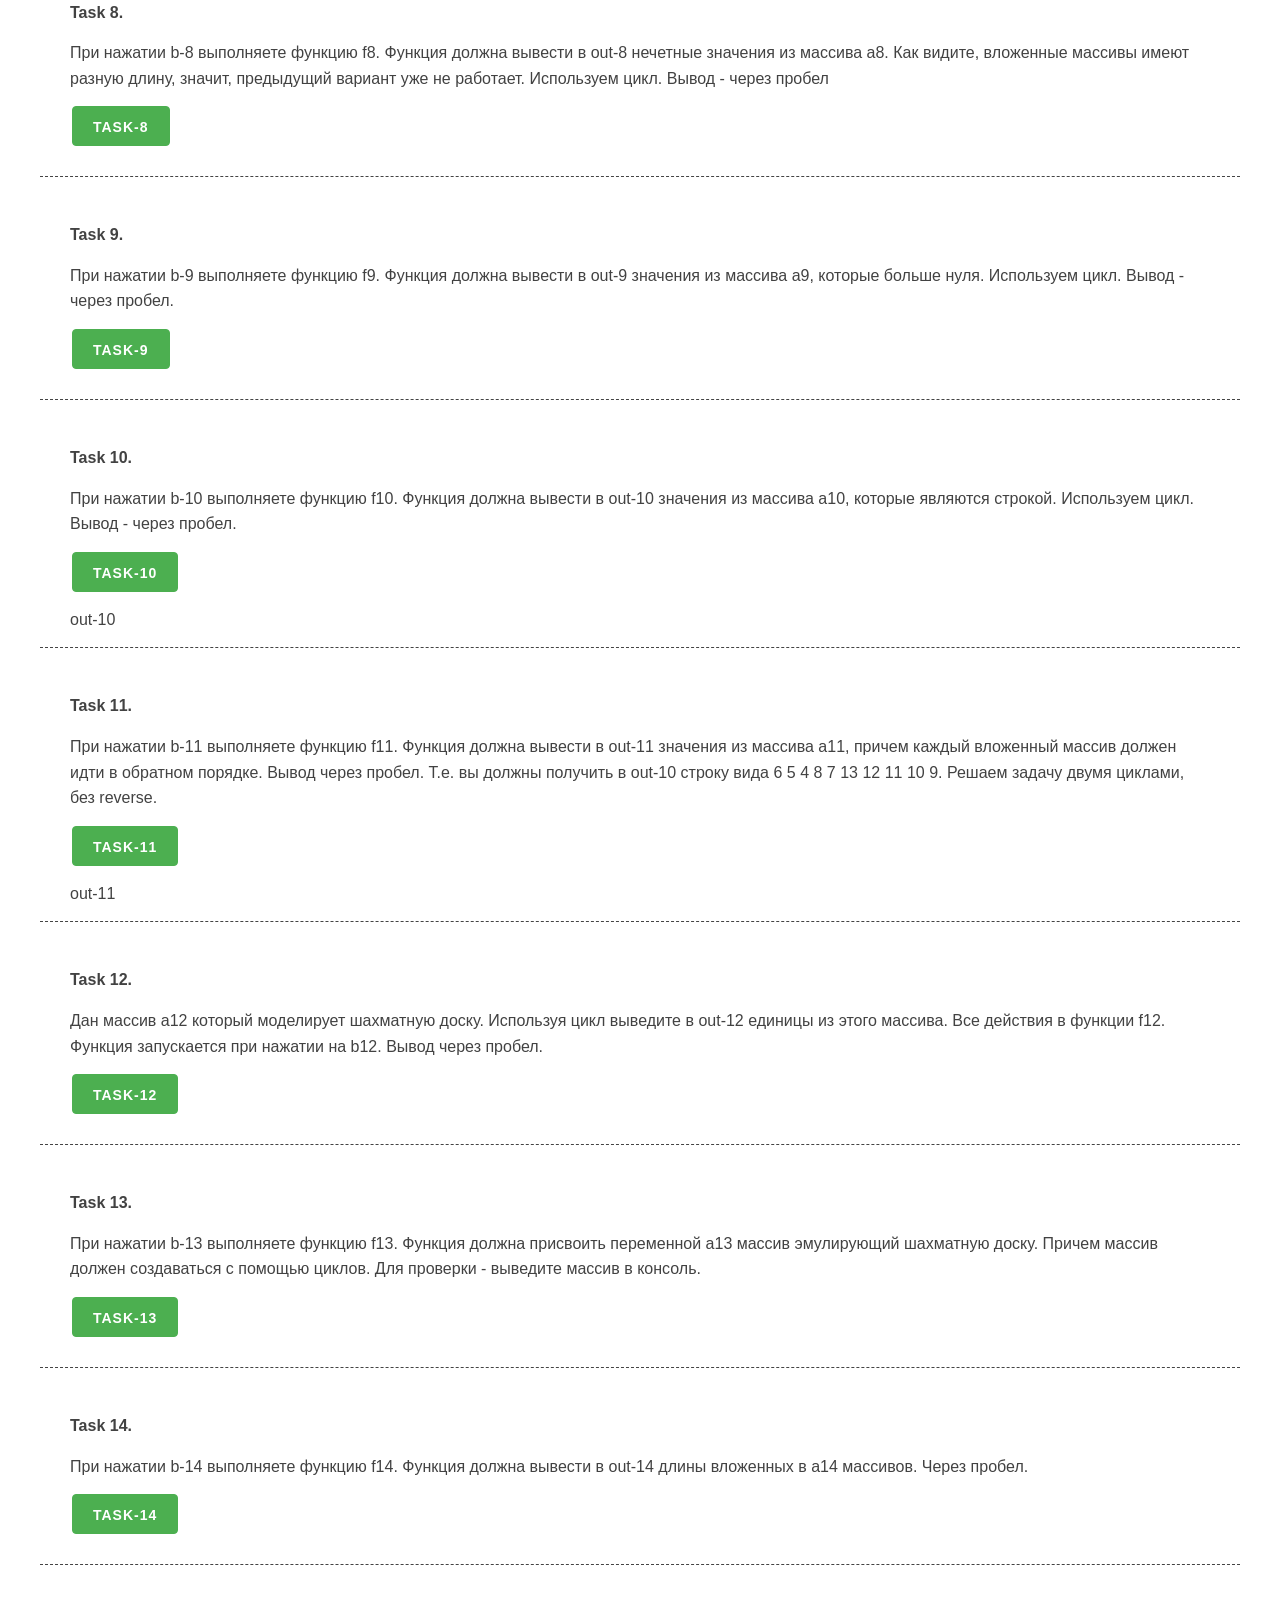
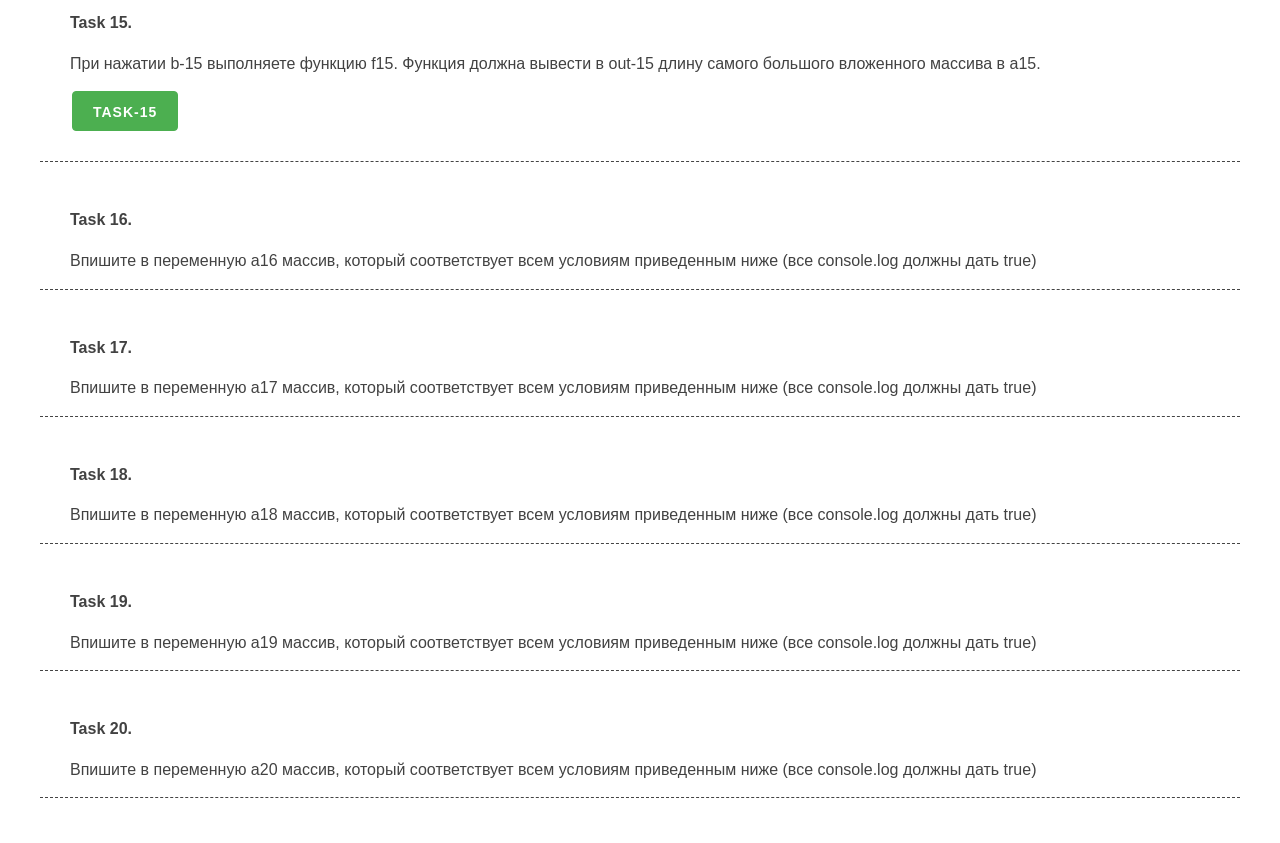
<file: unit_12/unit_12.html>
<!DOCTYPE html>
<html lang="en">

<head>
    <meta charset="UTF-8">
    <meta name="viewport" content="width=device-width, initial-scale=1.0">
    <meta http-equiv="X-UA-Compatible" content="ie=edge">
    <link rel="stylesheet" href="css/mustard-ui.min.css">
    <link rel="stylesheet" href="css/style.css">
    <link rel="shortcut icon" href="https://cabinet.itgid.info/favicon.svg" type="image/x-icon">
    <title>Unit 12</title>
</head>

<body>
    <div class="container">
        <h1>UNIT 12. ДВУМЕРНЫЕ МАССИВЫ</h1>
        <h2><a href="https://itgid.info/ru/course/js20" target="_blank">JavaScript v.2.0 - курс Лущенко
                Александра</a></h2>

        <section>
            <p><b>Task 1.</b></p>
            <p>При нажатии b-1 выполняете функцию f1. Функция должна вывести в out-1 значение 55 из массива a1. Возвратите это значение.</p>
            <button class="button-primary b-1">Task-1</button>
            <div class="out-1"></div>
        </section>

        <section>
            <p><b>Task 2.</b></p>
            <p>При нажатии b-2 выполняете функцию f2. Функция должна вывести в out-2 значение hi из массива a2. Возвратите это значение.</p>
            <button class="button-primary b-2">Task-2</button>
            <div class="out-2"></div>
        </section>

        <section>
            <p><b>Task 3.</b></p>
            <p>При нажатии b-3 выполняете функцию f3. Функция должна вывести в out-3 значение my из массива a3. Возвратите это значение.</p>
            <button class="button-primary b-3">Task-3</button>
            <div class="out-3"></div>
        </section>

        <section>
            <p><b>Task 4.</b></p>
            <p>При нажатии b-4 выполняете функцию f4. Функция должна вывести в out-4 значение go из массива a4. Возвратите это значение.</p>
            <button class="button-primary b-4">Task-4</button>
            <div class="out-4"></div>
        </section>

        <section>
            <p><b>Task 5.</b></p>
            <p>При нажатии b-5 выполняете функцию f5. Функция должна вывести в out-5 четные значения из массива a5. Для перебора используем цикл.
            </p>
            <button class="button-primary b-5">Task-5</button>
            <div class="out-5"></div>
        </section>

        <section>
            <p><b>Task 6.</b></p>
            <p>При нажатии b-6 выполняете функцию f6. Функция должна вывести в out-6 нечетные значения из массива a6. Для перебора используем цикл. Делаем по образу предыдущей задачи.</p>
            <button class="button-primary b-6">Task-6</button>
            <div class="out-6"></div>
        </section>

        <section>
            <p><b>Task 7.</b></p>
            <p> При нажатии b-7 выполняете функцию f7. Функция должна вывести в out-7 четные значения из массива a7. Как видите, вложенные массивы имеют разную длину, значит, предыдущий вариант уже не работает. Используем цикл. Вывод - через пробел.</p>
            <button class="button-primary b-7">Task-7</button>
            <div class="out-7"></div>
        </section>

        <section>
            <p><b>Task 8.</b></p>
            <p>При нажатии b-8 выполняете функцию f8. Функция должна вывести в out-8 нечетные значения из массива a8. Как видите, вложенные массивы имеют разную длину, значит, предыдущий вариант уже не работает. Используем цикл. Вывод - через пробел</p>
            <button class="button-primary b-8">Task-8</button>
            <div class="out-8"></div>
        </section>

        <section>
            <p><b>Task 9.</b></p>
            <p>При нажатии b-9 выполняете функцию f9. Функция должна вывести в out-9 значения из массива a9, которые больше нуля. Используем цикл. Вывод - через пробел.
            </p>

            <button class="button-primary b-9">Task-9</button>
            <div class="out-9"></div>
        </section>

        <section>
            <p><b>Task 10.</b></p>
            <p>При нажатии b-10 выполняете функцию f10. Функция должна вывести в out-10 значения из массива a10, которые являются строкой. Используем цикл. Вывод - через пробел.</p>
            <button class="button-primary b-10">Task-10</button>
            <div class="out-10">out-10</div>
        </section>

        <section>
            <p><b>Task 11.</b></p>
            <p>При нажатии b-11 выполняете функцию f11. Функция должна вывести в out-11 значения из массива a11, причем каждый вложенный массив должен идти в обратном порядке. Вывод через пробел. Т.е. вы должны получить в out-10 строку вида 6 5 4 8 7 13 12 11 10 9. Решаем задачу двумя циклами, без reverse.</p>
            <button class="button-primary b-11">Task-11</button>
            <div class="out-11">out-11</div>
        </section>

        <section>
            <p><b>Task 12.</b></p>
            <p> Дан массив a12 который моделирует шахматную доску. Используя цикл выведите в out-12 единицы из этого массива. Все действия в функции f12. Функция запускается при нажатии на b12. Вывод через пробел.</p>
            <button class="button-primary b-12">Task-12</button>
            <div class="out-12"></div>
        </section>

        <section>
            <p><b>Task 13.</b></p>
            <p>При нажатии b-13 выполняете функцию f13. Функция должна присвоить переменной a13 массив эмулирующий шахматную доску. Причем массив должен создаваться с помощью циклов. Для проверки - выведите массив в консоль.</p>
            <button class="button-primary b-13">Task-13</button>
            <div class="out-13"></div>
        </section>

        <section>
            <p><b>Task 14.</b></p>
            <p>При нажатии b-14 выполняете функцию f14. Функция должна вывести в out-14 длины вложенных в a14 массивов. Через пробел.</p>
            <button class="button-primary b-14">Task-14</button>
            <div class="out-14"></div>
        </section>

        <section>
            <p><b>Task 15.</b></p>
            <p>При нажатии b-15 выполняете функцию f15. Функция должна вывести в out-15 длину самого большого вложенного массива в a15.</p>
            <button class="button-primary b-15">Task-15</button>
            <div class="out-15"></div>
        </section>

        <section>
            <p><b>Task 16.</b></p>
            <p>Впишите в переменную a16 массив, который соответствует всем условиям приведенным ниже (все console.log должны дать true)</p>
        </section>

        <section>
            <p><b>Task 17.</b></p>
            <p>Впишите в переменную a17 массив, который соответствует всем условиям приведенным ниже (все console.log должны дать true)</p>
        </section>

        <section>
            <p><b>Task 18.</b></p>
            <p>Впишите в переменную a18 массив, который соответствует всем условиям приведенным ниже (все console.log должны дать true)</p>
        </section>

        <section>
            <p><b>Task 19.</b></p>
            <p> Впишите в переменную a19 массив, который соответствует всем условиям приведенным ниже (все console.log должны дать true)</p>
        </section>

        <section>
            <p><b>Task 20.</b></p>
            <p>Впишите в переменную a20 массив, который соответствует всем условиям приведенным ниже (все console.log должны дать true)</p>
        </section>

    </div>

    <script src="unit_12.js"></script>
</body>

</html>
</file>
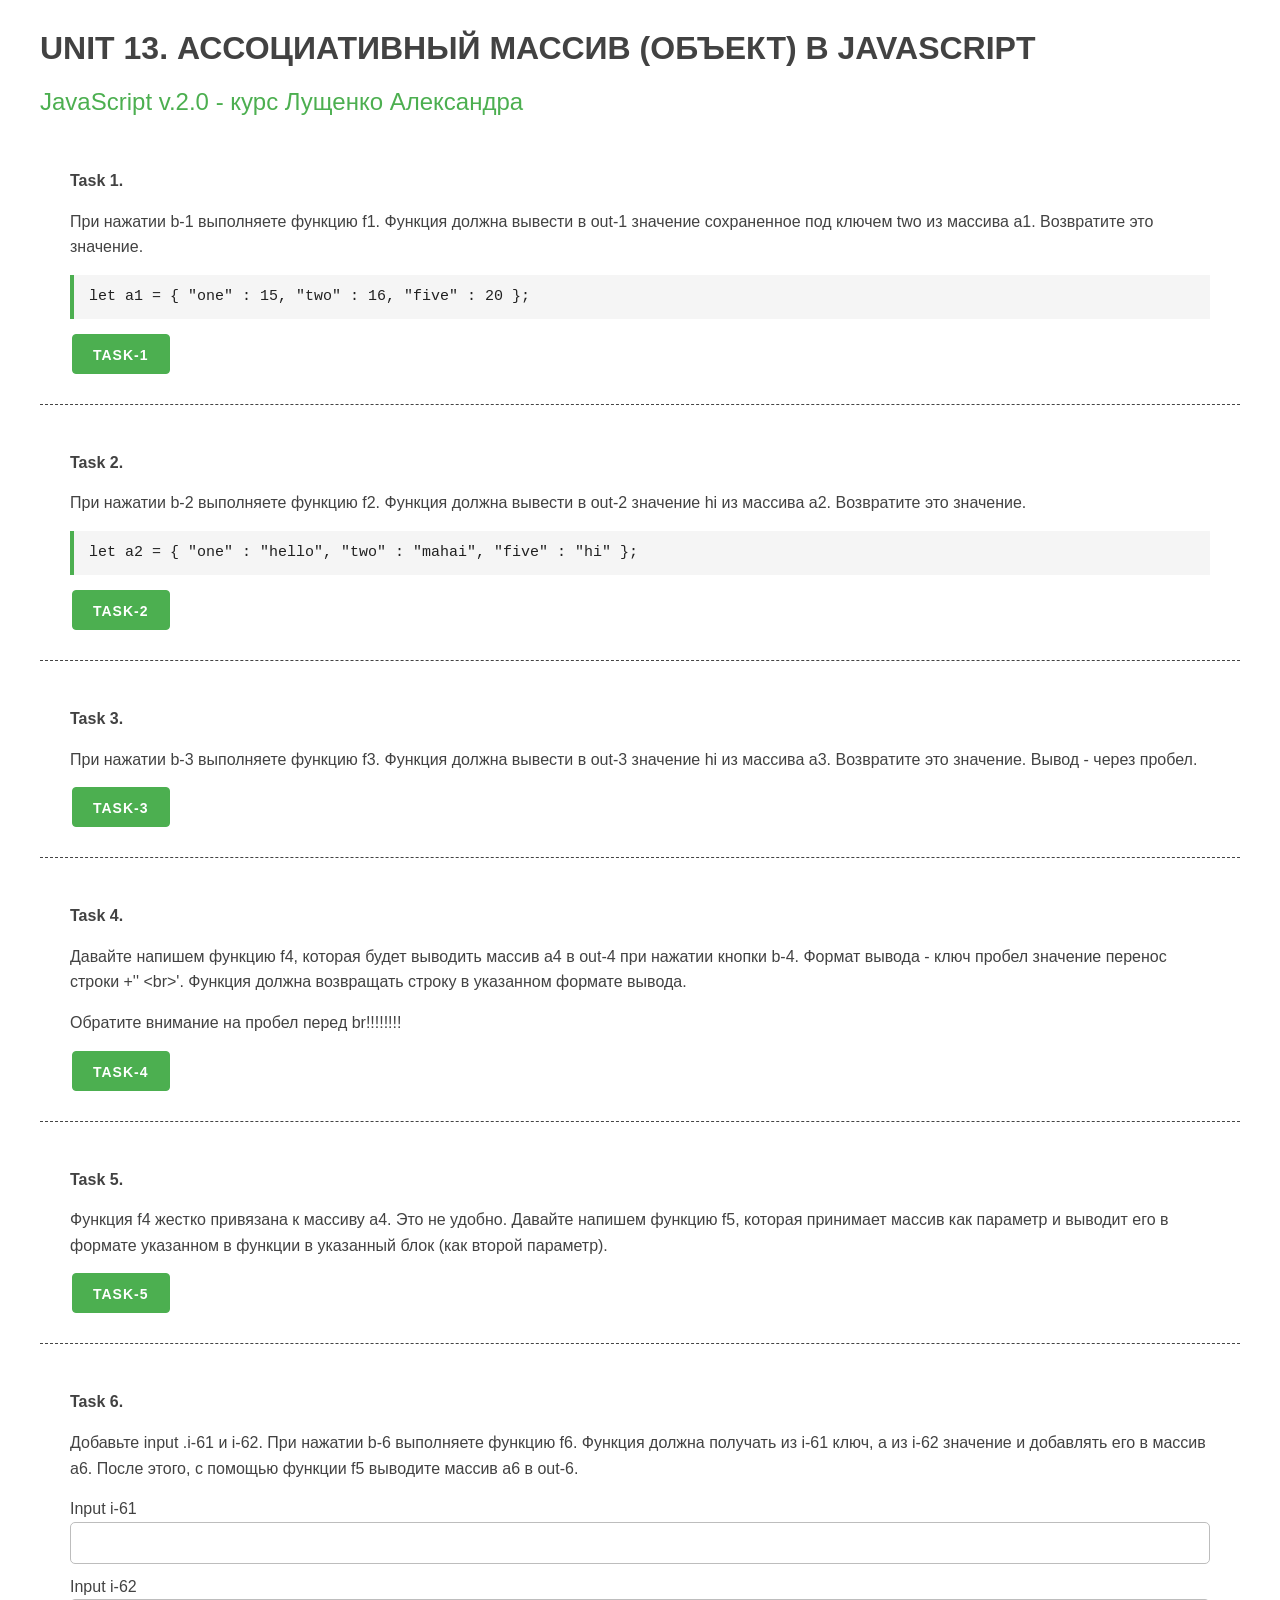
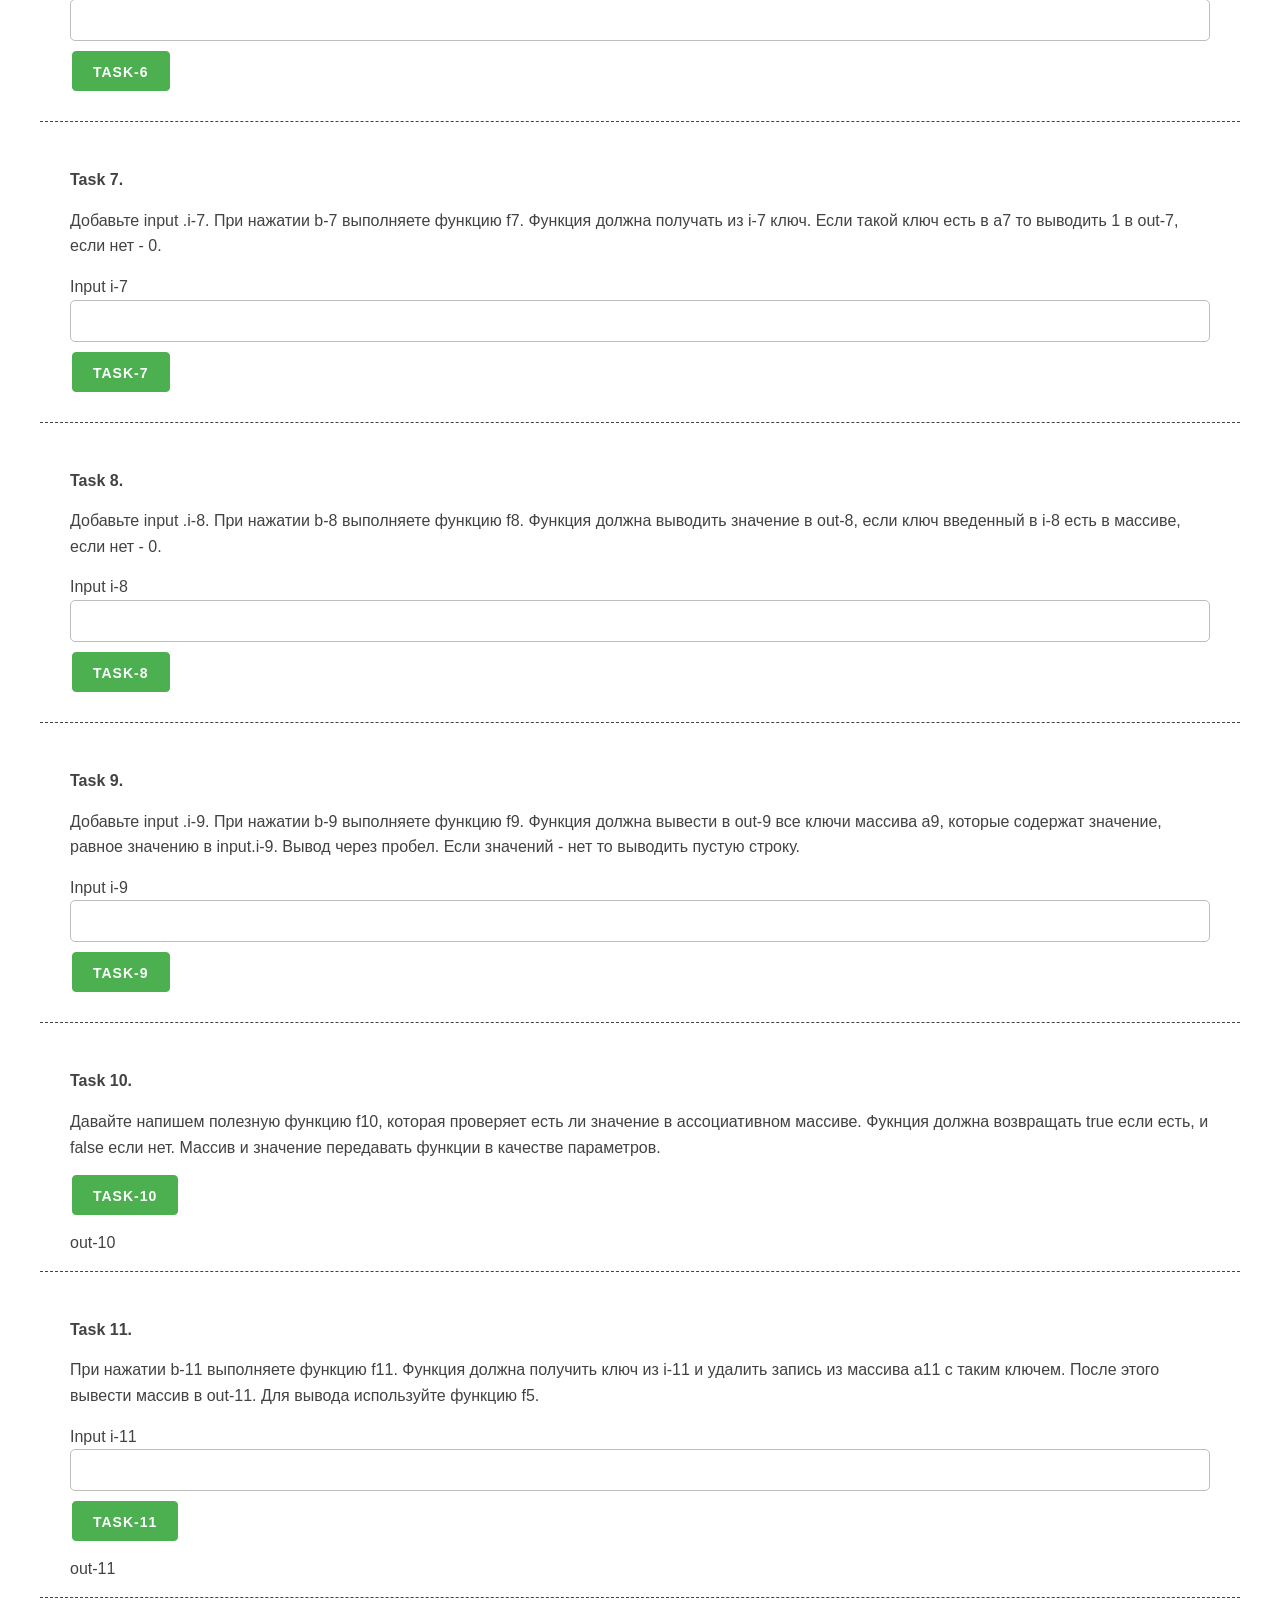
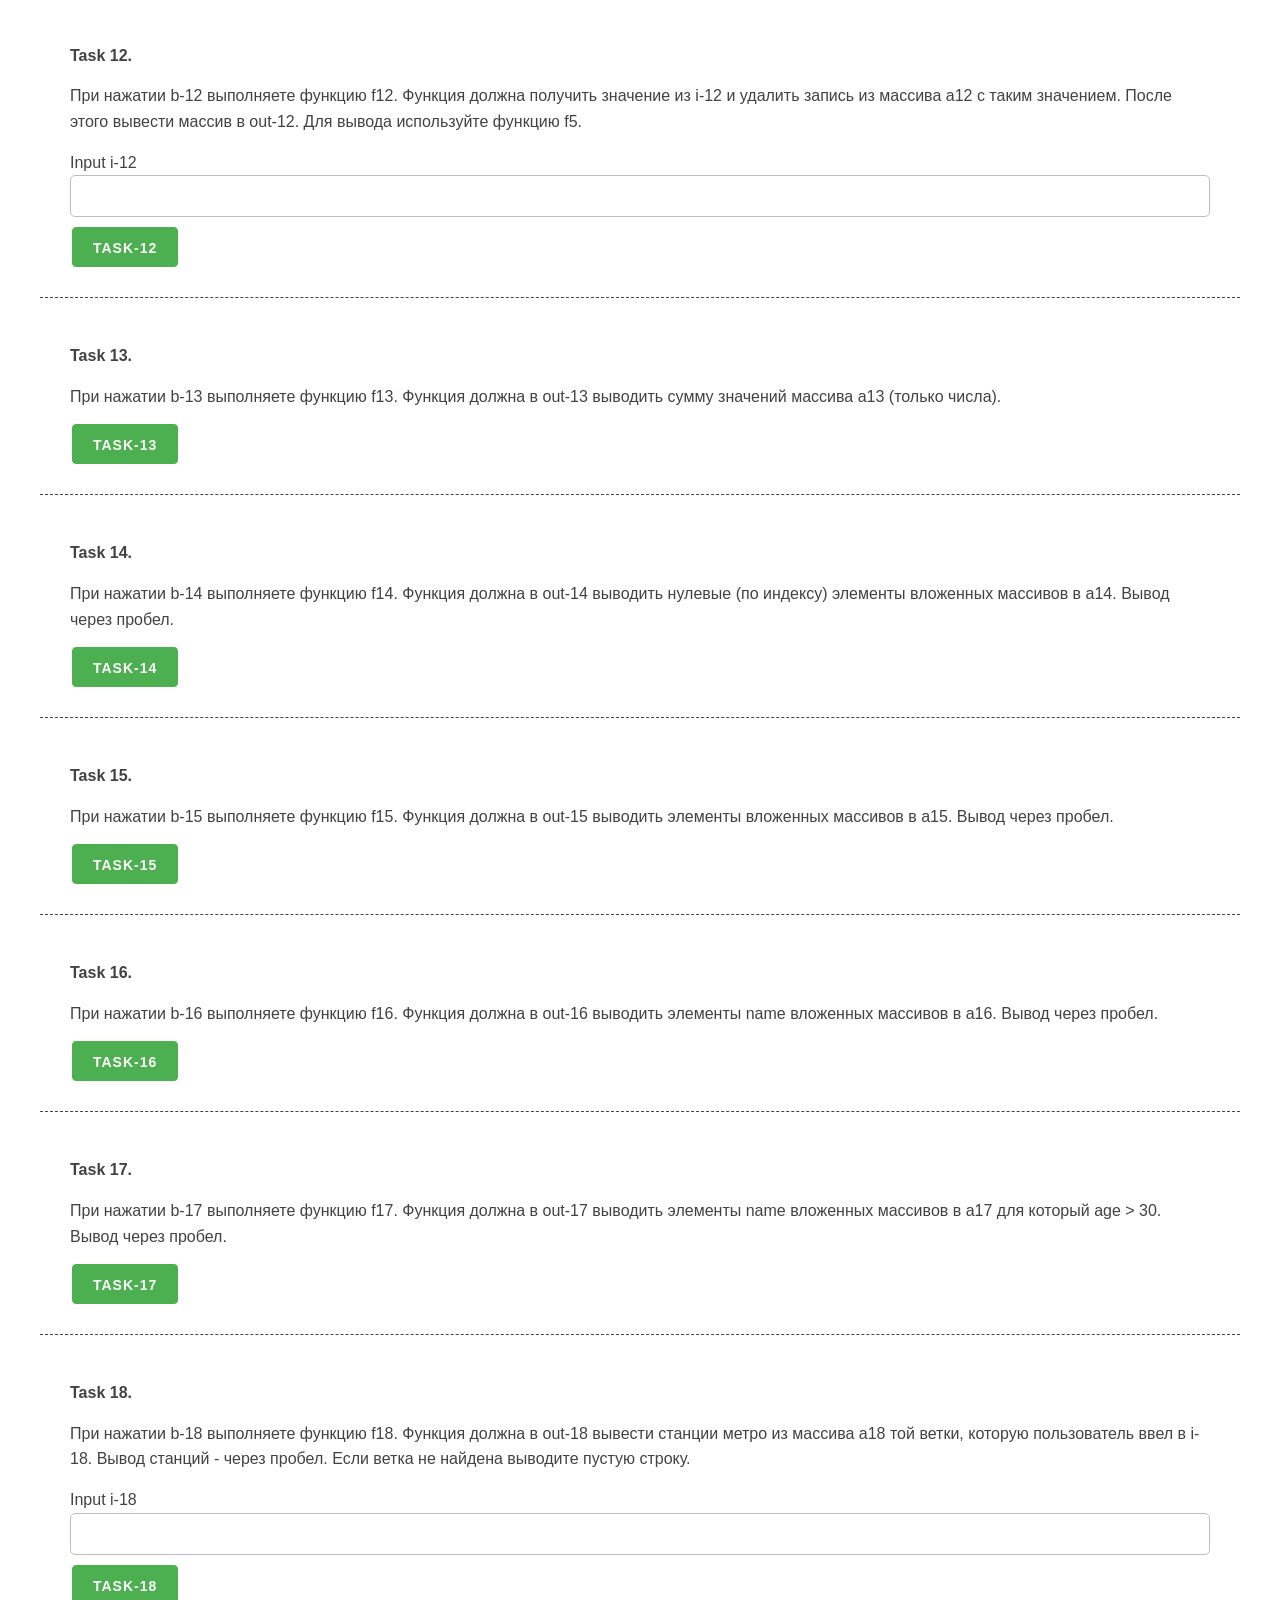
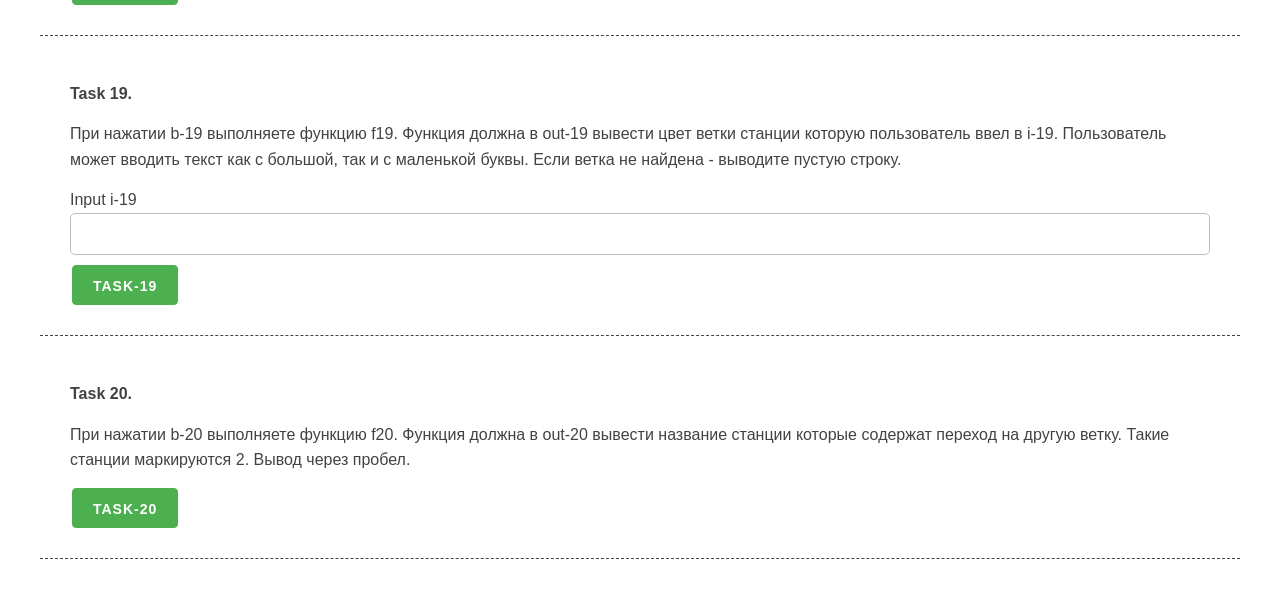
<file: unit_13/unit_13.html>
<!DOCTYPE html>
<html lang="en">

<head>
    <meta charset="UTF-8">
    <meta name="viewport" content="width=device-width, initial-scale=1.0">
    <meta http-equiv="X-UA-Compatible" content="ie=edge">
    <link rel="stylesheet" href="css/mustard-ui.min.css">
    <link rel="stylesheet" href="css/style.css">
    <link rel="shortcut icon" href="https://cabinet.itgid.info/favicon.svg" type="image/x-icon">
    <title>Unit 13</title>
</head>

<body>
    <div class="container">
        <h1>UNIT 13. АССОЦИАТИВНЫЙ МАССИВ (ОБЪЕКТ) В JAVASCRIPT</h1>
        <h2><a href="https://itgid.info/ru/course/js20" target="_blank">JavaScript v.2.0 - курс Лущенко
                Александра</a></h2>

        <section>
            <p><b>Task 1.</b></p>
            <p>При нажатии b-1 выполняете функцию f1. Функция должна вывести в out-1 значение сохраненное под ключем two
                из массива a1. Возвратите это значение.</p>
            <pre>
let a1 = {
"one" : 15,
"two" : 16,
"five" : 20
};
</pre>
            <button class="button-primary b-1">Task-1</button>
            <div class="out-1"></div>
        </section>

        <section>
            <p><b>Task 2.</b></p>
            <p>При нажатии b-2 выполняете функцию f2. Функция должна вывести в out-2 значение hi из массива a2.
                Возвратите это значение.</p>
            <pre>
    let a2 = {
"one" : "hello",
"two" : "mahai",
"five" : "hi"
};
</pre>
            <button class="button-primary b-2">Task-2</button>
            <div class="out-2"></div>
        </section>

        <section>
            <p><b>Task 3.</b></p>
            <p>При нажатии b-3 выполняете функцию f3. Функция должна вывести в out-3 значение hi из массива a3.
                Возвратите это значение. Вывод - через пробел.</p>
            <button class="button-primary b-3">Task-3</button>
            <div class="out-3"></div>
        </section>

        <section>
            <p><b>Task 4.</b></p>
            <p>Давайте напишем функцию f4, которая будет выводить массив a4 в out-4 при нажатии кнопки b-4. Формат
                вывода - ключ пробел значение перенос строки +'&#x27; &#x3C;br&#x3E;'. Функция должна возвращать строку
                в указанном формате вывода.</p>
            <p> Обратите внимание на пробел перед br!!!!!!!!</p>
            <button class="button-primary b-4">Task-4</button>
            <div class="out-4"></div>
        </section>

        <section>
            <p><b>Task 5.</b></p>
            <p>Функция f4 жестко привязана к массиву a4. Это не удобно. Давайте напишем функцию f5, которая принимает
                массив как параметр и выводит его в формате указанном в функции в указанный блок (как второй параметр).
            </p>
            <button class="button-primary b-5">Task-5</button>
            <div class="out-5"></div>
        </section>

        <section>
            <p><b>Task 6.</b></p>
            <p> Добавьте input .i-61 и i-62. При нажатии b-6 выполняете функцию f6. Функция должна получать из i-61
                ключ, а из i-62 значение и добавлять его в массив a6. После этого, с помощью функции f5 выводите массив
                a6 в out-6.</p>
            <div class="form-control">Input i-61 <input type="text" class="i-61"></div>
            <div class="form-control">Input i-62 <input type="text" class="i-62"></div>
            <button class="button-primary b-6">Task-6</button>
            <div class="out-6"></div>
        </section>

        <section>
            <p><b>Task 7.</b></p>
            <p> Добавьте input .i-7. При нажатии b-7 выполняете функцию f7. Функция должна получать из i-7 ключ. Если
                такой ключ есть в a7 то выводить 1 в out-7, если нет - 0.</p>
            <div class="form-control">Input i-7 <input type="text" class="i-7"></div>
            <button class="button-primary b-7">Task-7</button>
            <div class="out-7"></div>
        </section>

        <section>
            <p><b>Task 8.</b></p>
            <p>Добавьте input .i-8. При нажатии b-8 выполняете функцию f8. Функция должна выводить значение в out-8,
                если ключ введенный в i-8 есть в массиве, если нет - 0.</p>
            <div class="form-control">Input i-8 <input type="text" class="i-8"></div>
            <button class="button-primary b-8">Task-8</button>
            <div class="out-8"></div>
        </section>

        <section>
            <p><b>Task 9.</b></p>
            <p>Добавьте input .i-9. При нажатии b-9 выполняете функцию f9. Функция должна вывести в out-9 все ключи
                массива a9, которые содержат значение, равное значению в input.i-9. Вывод через пробел. Если значений -
                нет то выводить пустую строку. </p>
            <div class="form-control">Input i-9 <input type="text" class="i-9"></div>
            <button class="button-primary b-9">Task-9</button>
            <div class="out-9"></div>
        </section>

        <section>
            <p><b>Task 10.</b></p>
            <p>Давайте напишем полезную функцию f10, которая проверяет есть ли значение в ассоциативном массиве. Фукнция
                должна возвращать true если есть, и false если нет. Массив и значение передавать функции в качестве
                параметров.</p>
            <button class="button-primary b-10">Task-10</button>
            <div class="out-10">out-10</div>
        </section>

        <section>
            <p><b>Task 11.</b></p>
            <p>При нажатии b-11 выполняете функцию f11. Функция должна получить ключ из i-11 и удалить запись из массива
                a11 с таким ключем. После этого вывести массив в out-11. Для вывода используйте функцию f5.</p>
            <div class="form-control">Input i-11 <input type="text" class="i-11"></div>
            <button class="button-primary b-11">Task-11</button>
            <div class="out-11">out-11</div>
        </section>

        <section>
            <p><b>Task 12.</b></p>
            <p> При нажатии b-12 выполняете функцию f12. Функция должна получить значение из i-12 и удалить запись из
                массива a12 с таким значением. После этого вывести массив в out-12. Для вывода используйте функцию f5.
            </p>
            <div class="form-control">Input i-12 <input type="text" class="i-12"></div>

            <button class="button-primary b-12">Task-12</button>
            <div class="out-12"></div>
        </section>

        <section>
            <p><b>Task 13.</b></p>
            <p> При нажатии b-13 выполняете функцию f13. Функция должна в out-13 выводить сумму значений массива a13
                (только числа).</p>
            <button class="button-primary b-13">Task-13</button>
            <div class="out-13"></div>
        </section>

        <section>
            <p><b>Task 14.</b></p>
            <p>При нажатии b-14 выполняете функцию f14. Функция должна в out-14 выводить нулевые (по индексу) элементы
                вложенных массивов в a14. Вывод через пробел.</p>
            <button class="button-primary b-14">Task-14</button>
            <div class="out-14"></div>
        </section>

        <section>
            <p><b>Task 15.</b></p>
            <p>При нажатии b-15 выполняете функцию f15. Функция должна в out-15 выводить элементы вложенных массивов в
                a15. Вывод через пробел.</p>
            <button class="button-primary b-15">Task-15</button>
            <div class="out-15"></div>
        </section>

        <section>
            <p><b>Task 16.</b></p>
            <p>При нажатии b-16 выполняете функцию f16. Функция должна в out-16 выводить элементы name вложенных
                массивов в a16. Вывод через пробел.</p>
            <button class="button-primary b-16">Task-16</button>
            <div class="out-16"></div>
        </section>

        <section>
            <p><b>Task 17.</b></p>
            <p> При нажатии b-17 выполняете функцию f17. Функция должна в out-17 выводить элементы name вложенных
                массивов в a17 для который age > 30. Вывод через пробел.</p>
            <button class="button-primary b-17">Task-17</button>
            <div class="out-17"></div>
        </section>

        <section>
            <p><b>Task 18.</b></p>
            <p>При нажатии b-18 выполняете функцию f18. Функция должна в out-18 вывести станции метро из массива a18 той
                ветки, которую пользователь ввел в i-18. Вывод станций - через пробел. Если ветка не найдена выводите
                пустую строку.</p>
            <div class="form-control">Input i-18 <input type="text" class="i-18"></div>
            <button class="button-primary b-18">Task-18</button>
            <div class="out-18"></div>
        </section>

        <section>
            <p><b>Task 19.</b></p>
            <p> При нажатии b-19 выполняете функцию f19. Функция должна в out-19 вывести цвет ветки станции которую
                пользователь ввел в i-19. Пользователь может вводить текст как с большой, так и с маленькой буквы. Если
                ветка не найдена - выводите пустую строку.</p>
            <div class="form-control">Input i-19 <input type="text" class="i-19"></div>
            <button class="button-primary b-19">Task-19</button>
            <div class="out-19"></div>
        </section>

        <section>
            <p><b>Task 20.</b></p>
            <p>При нажатии b-20 выполняете функцию f20. Функция должна в out-20 вывести название станции которые
                содержат переход на другую ветку. Такие станции маркируются 2. Вывод через пробел.</p>
            <button class="button-primary b-20">Task-20</button>
            <div class="out-20"></div>
        </section>

    </div>

    <script src="unit_13.js"></script>
</body>

</html>
</file>
<file: unit_10/css/style.css>
.container  {
    width: 100%;
}

h1 {
    font-size: 32px;
    line-height: 36px;
}

h2  {
    font-size: 24px;
}

section {
    margin-bottom: 15px;
    padding-bottom: 15px;
    border-bottom: 1px dashed #444;
}

.block {
    width: 75px;
    height: 75px;
    margin: 25px;
    border: 2px solid #333;
}

.active {
    background: orange;
}

.hide {
    display: none;
}

.img-12-min {
    width: 64px;
}

.img-12-max {
    width: 128px;    border: 3px solid #fff;

}

.active-img {
    border: 3px solid black;
}
</file>
<file: unit_11/css/style.css>
.container  {
    width: 100%;
}

h1 {
    font-size: 32px;
    line-height: 36px;
}

h2  {
    font-size: 24px;
}

section {
    margin-bottom: 15px;
    padding-bottom: 15px;
    border-bottom: 1px dashed #444;
}

.block {
    width: 75px;
    height: 75px;
    margin: 25px;
    border: 2px solid #333;
}

.active {
    background: orange;
}

.hide {
    display: none;
}

.img-12-min {
    width: 64px;
}

.img-12-max {
    width: 128px;    border: 3px solid #fff;

}

.active-img {
    border: 3px solid black;
}
</file>
<file: unit_12/css/style.css>
.container  {
    width: 100%;
}

h1 {
    font-size: 32px;
    line-height: 36px;
}

h2  {
    font-size: 24px;
}

section {
    margin-bottom: 15px;
    padding-bottom: 15px;
    border-bottom: 1px dashed #444;
}

.block {
    width: 75px;
    height: 75px;
    margin: 25px;
    border: 2px solid #333;
}

.active {
    background: orange;
}

.hide {
    display: none;
}

.img-12-min {
    width: 64px;
}

.img-12-max {
    width: 128px;    border: 3px solid #fff;

}

.active-img {
    border: 3px solid black;
}
</file>
<file: unit_13/css/style.css>
.container  {
    width: 100%;
}

h1 {
    font-size: 32px;
    line-height: 36px;
}

h2  {
    font-size: 24px;
}

section {
    margin-bottom: 15px;
    padding-bottom: 15px;
    border-bottom: 1px dashed #444;
}

.block {
    width: 75px;
    height: 75px;
    margin: 25px;
    border: 2px solid #333;
}

.active {
    background: orange;
}

.hide {
    display: none;
}

.img-12-min {
    width: 64px;
}

.img-12-max {
    width: 128px;    border: 3px solid #fff;

}

.active-img {
    border: 3px solid black;
}
</file>
<file: unit_10/css/mustard-ui.min.css>
/*!
Mustard UI v0.0.5
MIT License
https://mustard-ui.com
*/*{margin:0;padding:0}html{box-sizing:border-box}*,*::after,*::before{box-sizing:inherit}body{display:flex;flex-direction:column;min-height:100vh;background-color:#fff}main{flex:1}.float-left{float:left}.float-right{float:right}.clear-fix::before,.clear-fix::after{content:"";display:table}.clear-fix::after{clear:both}.align-left{text-align:left}.align-center{text-align:center}.align-right{text-align:right}.container{max-width:1200px;margin-left:auto;margin-right:auto;padding:30px 0}.container-small{max-width:768px}.container-large{max-width:1440px}.display-flex{display:flex;justify-content:space-around}.display-none{display:none}.display-sm-up{display:none}@media (min-width: 425px){.display-sm-up{display:initial}}.display-md-up{display:none}@media (min-width: 768px){.display-md-up{display:initial}}.display-lg-up{display:none}@media (min-width: 1024px){.display-lg-up{display:initial}}.display-xlg-up{display:none}@media (min-width: 1440px){.display-xlg-up{display:initial}}.display-sm-down{display:none}@media (max-width: 424px){.display-sm-down{display:initial}}.display-md-down{display:none}@media (max-width: 767px){.display-md-down{display:initial}}.display-lg-down{display:none}@media (max-width: 1023px){.display-lg-down{display:initial}}.display-xlg-down{display:none}@media (max-width: 1439px){.display-xlg-down{display:initial}}.display-sm-to-md{display:none}@media (min-width: 425px) and (max-width: 767px){.display-sm-to-md{display:initial}}.display-sm-to-lg{display:none}@media (min-width: 425px) and (max-width: 1023px){.display-sm-to-lg{display:initial}}.display-sm-to-xlg{display:none}@media (min-width: 425px) and (max-width: 1439px){.display-sm-to-xlg{display:initial}}.display-md-to-lg{display:none}@media (min-width: 768px) and (max-width: 1023px){.display-md-to-lg{display:initial}}.display-md-to-xlg{display:none}@media (min-width: 768px) and (max-width: 1439px){.display-md-to-xlg{display:initial}}.display-lg-to-xlg{display:none}@media (min-width: 1024px) and (max-width: 1439px){.display-lg-to-xlg{display:initial}}.row{display:flex;flex-direction:row;flex-wrap:wrap;margin-top:15px;margin-bottom:15px}.row.row-reverse{flex-direction:row-reverse}.row .col{flex-grow:1;flex-basis:100%;max-width:100%;padding:5px 5px}.row .col.col-reverse{flex-direction:column-reverse}.row .col-xs-1{flex-basis:8.33333%;max-width:8.33333%}.row .col-xs-2{flex-basis:16.66667%;max-width:16.66667%}.row .col-xs-3{flex-basis:25%;max-width:25%}.row .col-xs-4{flex-basis:33.33333%;max-width:33.33333%}.row .col-xs-5{flex-basis:41.66667%;max-width:41.66667%}.row .col-xs-6{flex-basis:50%;max-width:50%}.row .col-xs-7{flex-basis:58.33333%;max-width:58.33333%}.row .col-xs-8{flex-basis:66.66667%;max-width:66.66667%}.row .col-xs-9{flex-basis:75%;max-width:75%}.row .col-xs-10{flex-basis:83.33333%;max-width:83.33333%}.row .col-xs-11{flex-basis:91.66667%;max-width:91.66667%}.row .col-xs-12{flex-basis:100%;max-width:100%}.row .col-xs-offset-1{margin-left:8.33333%}.row .col-xs-offset-2{margin-left:16.66667%}.row .col-xs-offset-3{margin-left:25%}.row .col-xs-offset-4{margin-left:33.33333%}.row .col-xs-offset-5{margin-left:41.66667%}.row .col-xs-offset-6{margin-left:50%}.row .col-xs-offset-7{margin-left:58.33333%}.row .col-xs-offset-8{margin-left:66.66667%}.row .col-xs-offset-9{margin-left:75%}.row .col-xs-offset-10{margin-left:83.33333%}.row .col-xs-offset-11{margin-left:91.66667%}.row .col-xs-offset-12{margin-left:100%}@media (min-width: 425px){.row .col-sm-1{flex-basis:8.33333%;max-width:8.33333%}.row .col-sm-2{flex-basis:16.66667%;max-width:16.66667%}.row .col-sm-3{flex-basis:25%;max-width:25%}.row .col-sm-4{flex-basis:33.33333%;max-width:33.33333%}.row .col-sm-5{flex-basis:41.66667%;max-width:41.66667%}.row .col-sm-6{flex-basis:50%;max-width:50%}.row .col-sm-7{flex-basis:58.33333%;max-width:58.33333%}.row .col-sm-8{flex-basis:66.66667%;max-width:66.66667%}.row .col-sm-9{flex-basis:75%;max-width:75%}.row .col-sm-10{flex-basis:83.33333%;max-width:83.33333%}.row .col-sm-11{flex-basis:91.66667%;max-width:91.66667%}.row .col-sm-12{flex-basis:100%;max-width:100%}.row .col-sm-offset-1{margin-left:8.33333%}.row .col-sm-offset-2{margin-left:16.66667%}.row .col-sm-offset-3{margin-left:25%}.row .col-sm-offset-4{margin-left:33.33333%}.row .col-sm-offset-5{margin-left:41.66667%}.row .col-sm-offset-6{margin-left:50%}.row .col-sm-offset-7{margin-left:58.33333%}.row .col-sm-offset-8{margin-left:66.66667%}.row .col-sm-offset-9{margin-left:75%}.row .col-sm-offset-10{margin-left:83.33333%}.row .col-sm-offset-11{margin-left:91.66667%}.row .col-sm-offset-12{margin-left:100%}}@media (min-width: 768px){.row .col-md-1{flex-basis:8.33333%;max-width:8.33333%}.row .col-md-2{flex-basis:16.66667%;max-width:16.66667%}.row .col-md-3{flex-basis:25%;max-width:25%}.row .col-md-4{flex-basis:33.33333%;max-width:33.33333%}.row .col-md-5{flex-basis:41.66667%;max-width:41.66667%}.row .col-md-6{flex-basis:50%;max-width:50%}.row .col-md-7{flex-basis:58.33333%;max-width:58.33333%}.row .col-md-8{flex-basis:66.66667%;max-width:66.66667%}.row .col-md-9{flex-basis:75%;max-width:75%}.row .col-md-10{flex-basis:83.33333%;max-width:83.33333%}.row .col-md-11{flex-basis:91.66667%;max-width:91.66667%}.row .col-md-12{flex-basis:100%;max-width:100%}.row .col-md-offset-1{margin-left:8.33333%}.row .col-md-offset-2{margin-left:16.66667%}.row .col-md-offset-3{margin-left:25%}.row .col-md-offset-4{margin-left:33.33333%}.row .col-md-offset-5{margin-left:41.66667%}.row .col-md-offset-6{margin-left:50%}.row .col-md-offset-7{margin-left:58.33333%}.row .col-md-offset-8{margin-left:66.66667%}.row .col-md-offset-9{margin-left:75%}.row .col-md-offset-10{margin-left:83.33333%}.row .col-md-offset-11{margin-left:91.66667%}.row .col-md-offset-12{margin-left:100%}}@media (min-width: 1024px){.row .col-lg-1{flex-basis:8.33333%;max-width:8.33333%}.row .col-lg-2{flex-basis:16.66667%;max-width:16.66667%}.row .col-lg-3{flex-basis:25%;max-width:25%}.row .col-lg-4{flex-basis:33.33333%;max-width:33.33333%}.row .col-lg-5{flex-basis:41.66667%;max-width:41.66667%}.row .col-lg-6{flex-basis:50%;max-width:50%}.row .col-lg-7{flex-basis:58.33333%;max-width:58.33333%}.row .col-lg-8{flex-basis:66.66667%;max-width:66.66667%}.row .col-lg-9{flex-basis:75%;max-width:75%}.row .col-lg-10{flex-basis:83.33333%;max-width:83.33333%}.row .col-lg-11{flex-basis:91.66667%;max-width:91.66667%}.row .col-lg-12{flex-basis:100%;max-width:100%}.row .col-lg-offset-1{margin-left:8.33333%}.row .col-lg-offset-2{margin-left:16.66667%}.row .col-lg-offset-3{margin-left:25%}.row .col-lg-offset-4{margin-left:33.33333%}.row .col-lg-offset-5{margin-left:41.66667%}.row .col-lg-offset-6{margin-left:50%}.row .col-lg-offset-7{margin-left:58.33333%}.row .col-lg-offset-8{margin-left:66.66667%}.row .col-lg-offset-9{margin-left:75%}.row .col-lg-offset-10{margin-left:83.33333%}.row .col-lg-offset-11{margin-left:91.66667%}.row .col-lg-offset-12{margin-left:100%}}@media (min-width: 1440px){.row .col-xlg-1{flex-basis:8.33333%;max-width:8.33333%}.row .col-xlg-2{flex-basis:16.66667%;max-width:16.66667%}.row .col-xlg-3{flex-basis:25%;max-width:25%}.row .col-xlg-4{flex-basis:33.33333%;max-width:33.33333%}.row .col-xlg-5{flex-basis:41.66667%;max-width:41.66667%}.row .col-xlg-6{flex-basis:50%;max-width:50%}.row .col-xlg-7{flex-basis:58.33333%;max-width:58.33333%}.row .col-xlg-8{flex-basis:66.66667%;max-width:66.66667%}.row .col-xlg-9{flex-basis:75%;max-width:75%}.row .col-xlg-10{flex-basis:83.33333%;max-width:83.33333%}.row .col-xlg-11{flex-basis:91.66667%;max-width:91.66667%}.row .col-xlg-12{flex-basis:100%;max-width:100%}.row .col-xlg-offset-1{margin-left:8.33333%}.row .col-xlg-offset-2{margin-left:16.66667%}.row .col-xlg-offset-3{margin-left:25%}.row .col-xlg-offset-4{margin-left:33.33333%}.row .col-xlg-offset-5{margin-left:41.66667%}.row .col-xlg-offset-6{margin-left:50%}.row .col-xlg-offset-7{margin-left:58.33333%}.row .col-xlg-offset-8{margin-left:66.66667%}.row .col-xlg-offset-9{margin-left:75%}.row .col-xlg-offset-10{margin-left:83.33333%}.row .col-xlg-offset-11{margin-left:91.66667%}.row .col-xlg-offset-12{margin-left:100%}}.section,section{padding:30px}.section :last-child,section :last-child{margin-bottom:0}.section-primary{background:#ffca28}.section-secondary{background:#f5f5f5}.section-tertiary{background:#fff}blockquote{display:block;margin:15px 15px 30px;padding:15px;font-size:18px;font-weight:400;border-left:4px solid #4caf50;background:#fff}blockquote :last-child{margin-bottom:0}.button,button,input[type='button'],input[type='reset'],input[type='submit']{display:inline-block;height:40px;margin:0 2px 15px;padding:0 20px;width:auto;background:none;overflow:visible;-webkit-appearance:none;-moz-appearance:none;appearance:none;transition:all .1s ease-out;font-size:14px;font-weight:600;color:inherit;line-height:40px;letter-spacing:1px;text-decoration:none;text-transform:uppercase;white-space:nowrap;border-radius:4px;border-style:solid;border-width:1px}.button:focus,button:focus,input[type='button']:focus,input[type='reset']:focus,input[type='submit']:focus{outline:none}.button:focus,.button:hover,button:focus,button:hover,input[type='button']:focus,input[type='button']:hover,input[type='reset']:focus,input[type='reset']:hover,input[type='submit']:focus,input[type='submit']:hover{opacity:0.85;cursor:pointer;transform:scale(1.025)}.button:active,button:active,input[type='button']:active,input[type='reset']:active,input[type='submit']:active{opacity:1;transform:scale(1)}.button:disabled,button:disabled,input[type='button']:disabled,input[type='reset']:disabled,input[type='submit']:disabled{opacity:0.5}.button:disabled:hover,button:disabled:hover,input[type='button']:disabled:hover,input[type='reset']:disabled:hover,input[type='submit']:disabled:hover{cursor:not-allowed}.button-primary{background-color:#4caf50;color:#fff;border-color:#4caf50}.button-primary-outlined{background-color:#fff;color:#4caf50;border-color:#4caf50}.button-primary-text{color:#4caf50;border-color:transparent}.button-success{background-color:#4caf50;color:#fff;border-color:#4caf50}.button-success-outlined{background-color:#fff;color:#4caf50;border-color:#4caf50}.button-success-text{color:#4caf50;border-color:transparent}.button-info{background-color:#9e9e9e;color:#fff;border-color:#9e9e9e}.button-info-outlined{background-color:#fff;color:#9e9e9e;border-color:#9e9e9e}.button-info-text{color:#9e9e9e;border-color:transparent}.button-warning{background-color:#ffb300;color:#fff;border-color:#ffb300}.button-warning-outlined{background-color:#fff;color:#ffb300;border-color:#ffb300}.button-warning-text{color:#ffb300;border-color:transparent}.button-danger{background-color:#f44336;color:#fff;border-color:#f44336}.button-danger-outlined{background-color:#fff;color:#f44336;border-color:#f44336}.button-danger-text{color:#f44336;border-color:transparent}.button-round{border-radius:24px}.button-large{height:48px;line-height:48px;padding:0 30px;font-size:16px}.button-small{height:30px;line-height:30px;padding:0 15px;font-size:12px}pre{display:block;margin:15px 0;padding:10px 15px;border-left:4px solid #4caf50;background:#f5f5f5;font-family:Consolas, Monaco, 'Andale Mono', 'Ubuntu Mono', monospace;font-size:15px;color:#212121;white-space:normal;overflow-x:auto}code{background:#f5f5f5;color:#212121;font-family:Monaco, 'Courier New', Courier, monospace;white-space:pre}.form-control{position:relative;margin-bottom:10px}.form-control-group{display:flex;justify-content:flex-start}.form-control-group .form-control{flex:1;padding-right:15px}.form-control-group .form-control:last-of-type{padding-right:0}.form-control-group .form-control.grow-1x{flex-grow:1}.form-control-group .form-control.grow-2x{flex-grow:2}.form-control-group .form-control.grow-3x{flex-grow:3}.validation-error{margin-top:2px;font-size:12px;color:#f44336}label{font-size:14px;font-weight:400}input[type="text"],input[type="password"],select{-webkit-appearance:none;-moz-appearance:none;appearance:none;display:block;width:100%;padding:10px;line-height:20px;font-size:16px;font-weight:inherit;background:#fff;border-radius:5px;border:1px solid #bdbdbd}input[type="text"]::-webkit-input-placeholder,input[type="password"]::-webkit-input-placeholder,select::-webkit-input-placeholder{color:#9e9e9e}input[type="text"]:-ms-input-placeholder,input[type="password"]:-ms-input-placeholder,select:-ms-input-placeholder{color:#9e9e9e}input[type="text"]::-ms-input-placeholder,input[type="password"]::-ms-input-placeholder,select::-ms-input-placeholder{color:#9e9e9e}input[type="text"]::placeholder,input[type="password"]::placeholder,select::placeholder{color:#9e9e9e}input[type="text"]:focus,input[type="password"]:focus,select:focus{outline:none;border-color:#4caf50}input[type="text"].invalid,input[type="password"].invalid,select.invalid{border-color:#f44336}fieldset{margin:15px 0;padding:15px;font-size:14px;border:1px solid #bdbdbd;border-radius:5px}fieldset legend{padding:0 5px}input[type="checkbox"],input[type="radio"]{margin-right:10px}select{background:#fff url('data:image/svg+xml;utf8,<svg xmlns="http://www.w3.org/2000/svg" height="14" viewBox="0 0 29 14" width="29"><path fill="#bdbdbd" d="M9.37727 3.625l5.08154 6.93523L19.54036 3.625"/></svg>') center right no-repeat;padding-right:30px}select:hover{cursor:pointer}select:disabled{opacity:0.5}select:focus{background:#fff url('data:image/svg+xml;utf8,<svg xmlns="http://www.w3.org/2000/svg" height="14" viewBox="0 0 29 14" width="29"><path fill="#4caf50" d="M9.37727 3.625l5.08154 6.93523L19.54036 3.625"/></svg>') center right no-repeat}textarea{-webkit-appearance:none;-moz-appearance:none;appearance:none;display:block;width:100%;padding:10px 15px;min-height:100px;font-size:16px;font-weight:300;line-height:1.4;color:#000;background-color:#fff;border:1px solid #bdbdbd;border-radius:5px}textarea::-webkit-input-placeholder{color:#9e9e9e}textarea:-ms-input-placeholder{color:#9e9e9e}textarea::-ms-input-placeholder{color:#9e9e9e}textarea::placeholder{color:#9e9e9e}textarea:focus{border-color:#4caf50;outline:none}textarea.invalid{border-color:#ef9a9a}a{text-decoration:none;color:#4caf50;font-weight:400;transition:opacity .1s ease-out}a:focus,a:hover{opacity:0.75}a:active{opacity:1}ul,ol,dl{list-style:none;margin-bottom:15px}ul{list-style:circle inside}ol{list-style:decimal inside}table{margin:15px 0;width:100%;border-spacing:0;border-collapse:collapse}table tr{border-bottom:1px solid #eee;text-align:left}table thead th{padding:15px;font-weight:300;color:#9e9e9e}table tbody td{padding:15px;font-weight:300}body{font-family:"Open Sans",sans-serif;font-size:16px;line-height:1.6;font-weight:300;color:#424242}h1,h2,h3,h4,h5,h6{font-family:"Open Sans",sans-serif;font-weight:300;color:#424242;margin:0 0 10px;font-weight:600}.h1,h1{font-size:48px;line-height:60px}.h2,h2{font-size:40px;line-height:52px}.h3,h3{font-size:32px;line-height:44px}.h4,h4{font-size:28px;line-height:40px}.h5,h5{font-size:24px;line-height:36px}.h6,h6{font-size:20px;line-height:32px}p{margin-bottom:15px}p.magnify{font-size:17.6px;line-height:1.8}strong,b{font-weight:600}.alert{margin:15px 0;padding:15px;border-radius:5px}.alert-danger{background:#ffebee}.alert-info{background:#e3f2fd}.alert-warning{background:#fff8e1}.alert-success{background:#e8f5e9}.breadcrumbs{display:flex;list-style:none;font-size:14px}.breadcrumbs li{display:block}.breadcrumbs li::after{display:inline-block;content:"/";padding:0 5px;color:#9e9e9e}.breadcrumbs li:last-of-type::after{display:none}.card{margin:15px;padding:30px;background:#fff;overflow:hidden;border-radius:5px;box-shadow:0 4px 12px rgba(224,224,224,0.5)}.card-title{font-size:24px;margin-bottom:5px}.card-actions{display:flex;align-items:center;margin-top:30px;list-style:none;justify-content:space-around}.card-actions>*{margin-bottom:0}.footer,footer{padding:30px;width:100%;background:#757575}.footer .copyright,footer .copyright{margin:0;padding-top:30px;font-size:14px;color:#fff;border-top:1px solid #9e9e9e}.footer .copyright a,footer .copyright a{color:#bdbdbd}.footer-text p{color:#fff}.footer-links-category{color:#fff;font-size:14px;font-weight:600;text-transform:uppercase;letter-spacing:1px}.footer-links{list-style:none}.footer-links li{margin-top:5px}.footer-links a{color:#bdbdbd}header,.header{position:relative;display:flex;flex-direction:column;justify-content:center;align-items:center;padding:0 15px;height:100vh;background:#ffc107}header .title,.header .title{font-size:50px;line-height:50px;font-weight:400;color:#424242;text-align:center}@media (min-width: 768px){header .title,.header .title{font-size:60px;line-height:60px}}header .subtitle,.header .subtitle{font-size:18px;line-height:26px;font-weight:300;color:#424242;text-align:center}@media (min-width: 768px){header .subtitle,.header .subtitle{font-size:25.2px;line-height:25.2px}}header .disclaimer,.header .disclaimer{font-size:12px;color:#424242;text-align:center}header .scroll-down,.header .scroll-down{opacity:1;transition:all .5s ease-in 3s}header .scroll-down,.header .scroll-down{display:flex;align-items:center;justify-content:center;position:absolute;bottom:45px;left:50%;margin-left:-16px;width:32px;height:32px;border:2px solid #424242;border-radius:50%;animation:bounce 2s infinite 2s;transition:all .2s ease-in}header .scroll-down::before,.header .scroll-down::before{display:block;position:relative;bottom:2px;content:'';transform:rotate(-45deg);width:12px;height:12px;border:2px solid #424242;border-width:0px 0 2px 2px}@keyframes bounce{0%,100%,20%,50%,80%{transform:translateY(0)}40%{transform:translateY(-10px)}60%{transform:translateY(-5px)}}.menu{display:inline-block;list-style:none;background:#fff;border-radius:5px;box-shadow:0 4px 12px rgba(158,158,158,0.5)}.menu li a{display:block;padding:10px 30px;border-bottom:1px solid #eee}.menu li a:focus,.menu li a:hover{background:#fafafa}.modal-mask{position:fixed;top:0;right:0;bottom:0;left:0;background:rgba(97,97,97,0.5);z-index:10}.modal{display:flex;flex-direction:column;justify-content:space-between;position:fixed;top:50%;left:50%;max-width:540px;transform:translate(-50%, -50%);background:#fff;border-radius:5px;overflow:hidden;box-shadow:0 4px 12px rgba(117,117,117,0.5)}.modal-head{padding:10px 15px}.modal-head .modal-title{font-size:24px}.modal-body{flex:1;padding:30px 15px;background:#eee}.modal-footer{padding:15px}.modal-footer>*{margin-bottom:0}nav,.nav{padding:0 15px;height:60px;width:100%;background:#ffc107}nav a,.nav a{display:block;color:#424242}.nav-container{display:flex;align-items:center;justify-content:space-between;height:100%;max-width:1200px;margin:0 auto;padding:0 30px}.nav-logo{display:flex;align-items:center;font-size:32px;line-height:32px}.nav-links{display:none;list-style:none;margin:0;height:100%}@media (min-width: 768px){.nav-links{display:flex}}.nav-links li,.nav-links a{height:100%}.nav-links a{display:flex;align-items:center;padding:0 30px}.nav-links a:active{color:#4caf50}.nav-links a.active{border-bottom:4px solid #4caf50}.mobile-menu-toggle{display:block;position:relative;height:20px;width:26px}@media (min-width: 768px){.mobile-menu-toggle{display:none}}.mobile-menu-toggle:focus,.mobile-menu-toggle:hover{cursor:pointer}.mobile-menu-toggle::before{position:absolute;top:0;left:0;width:26px;height:4px;content:'';background:#424242;border-radius:4px;box-shadow:0 8px 0 0 #424242,0 16px 0 0 #424242}.pagination{display:flex;list-style:none;margin:15px 0}.pagination li{margin:0 5px}.pagination li a{display:block;padding:5px 10px;border-radius:5px;background:#fff;border:1px solid #e0e0e0}.pagination li a.active,.pagination li a:focus,.pagination li a:hover{opacity:1;border-color:#4caf50}.pagination li a.active{background:#4caf50;color:#fff}.pagination li a:active{transform:scale(0.95)}.panel{background:#fff;border-radius:5px;overflow:hidden;margin:30px 0;box-shadow:0 4px 12px rgba(224,224,224,0.5)}.panel-head{display:flex;align-items:center;justify-content:space-between;margin-bottom:10px;padding:10px 15px;background:#fafafa}.panel-head .panel-title{font-size:28px}.panel-body{padding:30px 15px}.panel-footer{padding:15px;background:#fafafa}.panel-footer>*{margin-bottom:0}.pricing-table .package{display:flex;flex-direction:column;justify-content:space-between;flex-wrap:wrap;margin:15px;padding:30px;border:1px solid #e0e0e0;border-radius:5px;text-align:center;background:#fff}.pricing-table .package.featured{border-color:#4caf50;border-width:2px}.pricing-table .package.featured .package-name{color:#4caf50}.pricing-table .package hr{border:0;border-bottom:1px solid #e0e0e0;height:1px}.pricing-table .package .package-name{font-weight:700;text-transform:uppercase}.pricing-table .package .price{margin:15px 0 0 0;font-size:36px;line-height:1.2}.pricing-table .package .price-disclaimer{font-size:12px}.pricing-table .package .features{flex:1;padding:15px;list-style:none}.pricing-table .package .features li{margin-bottom:5px}.progress-bar{position:relative;margin:15px 0;height:20px;background:#eee;border-radius:5px;overflow:hidden}.progress-bar>span{display:block;position:absolute;height:100%;border-radius:4px;overflow:hidden}.progress-bar>span.progress-bar-green{background:#66bb6a}.progress-bar>span.progress-bar-blue{background:#42a5f5}.progress-bar>span.progress-bar-red{background:#ef5350}.progress-bar.striped>span:after{content:"";position:absolute;top:0;left:0;bottom:0;right:0;background-image:linear-gradient(-45deg, rgba(255,255,255,0.2) 25%, transparent 25%, transparent 50%, rgba(255,255,255,0.2) 50%, rgba(255,255,255,0.2) 75%, transparent 75%, transparent);background-size:50px 50px;overflow:hidden}.progress-bar.animated>span:after{animation:move 2s linear infinite}@keyframes move{0%{background-position:0 0}100%{background-position:50px 50px}}.sidebar{padding:15px}.sidebar-left{border-right:1px solid #e0e0e0}.sidebar-right{border-left:1px solid #e0e0e0}.sidebar-category{padding:10px;font-size:18px;color:#757575;border-bottom:1px solid #e0e0e0;background:url('data:image/svg+xml;utf8,<svg xmlns="http://www.w3.org/2000/svg" height="14" viewBox="0 0 29 14" width="29"><path d="M9.4 3.6l5.1 6.9L19.5 3.6" fill="#bdbdbd"/></svg>') center right no-repeat}.sidebar-category:focus,.sidebar-category:hover{cursor:pointer;opacity:0.75}.sidebar-links{list-style:none;padding-left:10px}.sidebar-links a{display:block;padding:5px 10px}.sidebar-links a.active{font-weight:700}.stepper{margin:30px 15px}.stepper .step{position:relative;padding:0 30px;margin-bottom:30px;border-left:1px solid #bdbdbd}.stepper .step:last-of-type{border:none}.stepper .step .step-number{display:flex;flex-direction:column;align-items:center;justify-content:center;position:absolute;top:0;left:-18px;height:36px;width:36px;z-index:1;font-weight:600;color:#fff;background:#8bc34a;border-radius:50%;box-shadow:0 2px 4px #e0e0e0}.stepper .step .step-title{margin:0;font-weight:600;font-size:20px;line-height:36px}.tabs{list-style:none;display:flex;margin:15px 0 30px}.tabs .tab{padding:8px 45px;border-bottom:1px solid #e0e0e0;color:#bdbdbd}.tabs .tab.active{border-top:2px solid #4caf50;border-left:1px solid #e0e0e0;border-right:1px solid #e0e0e0;border-bottom:none;color:#757575}.tabs .tab:focus,.tabs .tab:hover{opacity:1;color:#424242}.tags{display:flex;flex-wrap:wrap;list-style:none}.tags .tag{margin-right:5px;padding:5px 15px;font-size:14px;font-weight:400;border-radius:4px;color:#fff;background:#9e9e9e;box-shadow:0 2px 4px #eee}.tags .tag a{display:block;color:#fff}.tags .tag-rounded{border-radius:16px}.tags .tag-blue{background:#2196f3}.tags .tag-red{background:#f44336}.tags .tag-green{background:#4caf50}.tags .tag-orange{background:#ff9800}.tooltip{display:inline-block;position:relative;border-bottom:1px dashed #bdbdbd}.tooltip:focus,.tooltip:hover{cursor:pointer}.tooltip:focus .tooltip-text,.tooltip:hover .tooltip-text{display:block}.tooltip-text{display:none;position:absolute;bottom:125%;left:50%;transform:translateX(-50%);min-width:300px;padding:10px 15px;color:#fff;text-align:center;background:#424242;border-radius:5px;box-shadow:0 2px 4px #9e9e9e}.tooltip-text::after{position:absolute;content:'';top:100%;left:50%;transform:translateX(-50%);border-width:8px;border-style:solid;border-color:#424242 transparent transparent}

/*# sourceMappingURL=mustard-ui.min.css.map */
</file>
<file: unit_11/css/mustard-ui.min.css>
/*!
Mustard UI v0.0.5
MIT License
https://mustard-ui.com
*/*{margin:0;padding:0}html{box-sizing:border-box}*,*::after,*::before{box-sizing:inherit}body{display:flex;flex-direction:column;min-height:100vh;background-color:#fff}main{flex:1}.float-left{float:left}.float-right{float:right}.clear-fix::before,.clear-fix::after{content:"";display:table}.clear-fix::after{clear:both}.align-left{text-align:left}.align-center{text-align:center}.align-right{text-align:right}.container{max-width:1200px;margin-left:auto;margin-right:auto;padding:30px 0}.container-small{max-width:768px}.container-large{max-width:1440px}.display-flex{display:flex;justify-content:space-around}.display-none{display:none}.display-sm-up{display:none}@media (min-width: 425px){.display-sm-up{display:initial}}.display-md-up{display:none}@media (min-width: 768px){.display-md-up{display:initial}}.display-lg-up{display:none}@media (min-width: 1024px){.display-lg-up{display:initial}}.display-xlg-up{display:none}@media (min-width: 1440px){.display-xlg-up{display:initial}}.display-sm-down{display:none}@media (max-width: 424px){.display-sm-down{display:initial}}.display-md-down{display:none}@media (max-width: 767px){.display-md-down{display:initial}}.display-lg-down{display:none}@media (max-width: 1023px){.display-lg-down{display:initial}}.display-xlg-down{display:none}@media (max-width: 1439px){.display-xlg-down{display:initial}}.display-sm-to-md{display:none}@media (min-width: 425px) and (max-width: 767px){.display-sm-to-md{display:initial}}.display-sm-to-lg{display:none}@media (min-width: 425px) and (max-width: 1023px){.display-sm-to-lg{display:initial}}.display-sm-to-xlg{display:none}@media (min-width: 425px) and (max-width: 1439px){.display-sm-to-xlg{display:initial}}.display-md-to-lg{display:none}@media (min-width: 768px) and (max-width: 1023px){.display-md-to-lg{display:initial}}.display-md-to-xlg{display:none}@media (min-width: 768px) and (max-width: 1439px){.display-md-to-xlg{display:initial}}.display-lg-to-xlg{display:none}@media (min-width: 1024px) and (max-width: 1439px){.display-lg-to-xlg{display:initial}}.row{display:flex;flex-direction:row;flex-wrap:wrap;margin-top:15px;margin-bottom:15px}.row.row-reverse{flex-direction:row-reverse}.row .col{flex-grow:1;flex-basis:100%;max-width:100%;padding:5px 5px}.row .col.col-reverse{flex-direction:column-reverse}.row .col-xs-1{flex-basis:8.33333%;max-width:8.33333%}.row .col-xs-2{flex-basis:16.66667%;max-width:16.66667%}.row .col-xs-3{flex-basis:25%;max-width:25%}.row .col-xs-4{flex-basis:33.33333%;max-width:33.33333%}.row .col-xs-5{flex-basis:41.66667%;max-width:41.66667%}.row .col-xs-6{flex-basis:50%;max-width:50%}.row .col-xs-7{flex-basis:58.33333%;max-width:58.33333%}.row .col-xs-8{flex-basis:66.66667%;max-width:66.66667%}.row .col-xs-9{flex-basis:75%;max-width:75%}.row .col-xs-10{flex-basis:83.33333%;max-width:83.33333%}.row .col-xs-11{flex-basis:91.66667%;max-width:91.66667%}.row .col-xs-12{flex-basis:100%;max-width:100%}.row .col-xs-offset-1{margin-left:8.33333%}.row .col-xs-offset-2{margin-left:16.66667%}.row .col-xs-offset-3{margin-left:25%}.row .col-xs-offset-4{margin-left:33.33333%}.row .col-xs-offset-5{margin-left:41.66667%}.row .col-xs-offset-6{margin-left:50%}.row .col-xs-offset-7{margin-left:58.33333%}.row .col-xs-offset-8{margin-left:66.66667%}.row .col-xs-offset-9{margin-left:75%}.row .col-xs-offset-10{margin-left:83.33333%}.row .col-xs-offset-11{margin-left:91.66667%}.row .col-xs-offset-12{margin-left:100%}@media (min-width: 425px){.row .col-sm-1{flex-basis:8.33333%;max-width:8.33333%}.row .col-sm-2{flex-basis:16.66667%;max-width:16.66667%}.row .col-sm-3{flex-basis:25%;max-width:25%}.row .col-sm-4{flex-basis:33.33333%;max-width:33.33333%}.row .col-sm-5{flex-basis:41.66667%;max-width:41.66667%}.row .col-sm-6{flex-basis:50%;max-width:50%}.row .col-sm-7{flex-basis:58.33333%;max-width:58.33333%}.row .col-sm-8{flex-basis:66.66667%;max-width:66.66667%}.row .col-sm-9{flex-basis:75%;max-width:75%}.row .col-sm-10{flex-basis:83.33333%;max-width:83.33333%}.row .col-sm-11{flex-basis:91.66667%;max-width:91.66667%}.row .col-sm-12{flex-basis:100%;max-width:100%}.row .col-sm-offset-1{margin-left:8.33333%}.row .col-sm-offset-2{margin-left:16.66667%}.row .col-sm-offset-3{margin-left:25%}.row .col-sm-offset-4{margin-left:33.33333%}.row .col-sm-offset-5{margin-left:41.66667%}.row .col-sm-offset-6{margin-left:50%}.row .col-sm-offset-7{margin-left:58.33333%}.row .col-sm-offset-8{margin-left:66.66667%}.row .col-sm-offset-9{margin-left:75%}.row .col-sm-offset-10{margin-left:83.33333%}.row .col-sm-offset-11{margin-left:91.66667%}.row .col-sm-offset-12{margin-left:100%}}@media (min-width: 768px){.row .col-md-1{flex-basis:8.33333%;max-width:8.33333%}.row .col-md-2{flex-basis:16.66667%;max-width:16.66667%}.row .col-md-3{flex-basis:25%;max-width:25%}.row .col-md-4{flex-basis:33.33333%;max-width:33.33333%}.row .col-md-5{flex-basis:41.66667%;max-width:41.66667%}.row .col-md-6{flex-basis:50%;max-width:50%}.row .col-md-7{flex-basis:58.33333%;max-width:58.33333%}.row .col-md-8{flex-basis:66.66667%;max-width:66.66667%}.row .col-md-9{flex-basis:75%;max-width:75%}.row .col-md-10{flex-basis:83.33333%;max-width:83.33333%}.row .col-md-11{flex-basis:91.66667%;max-width:91.66667%}.row .col-md-12{flex-basis:100%;max-width:100%}.row .col-md-offset-1{margin-left:8.33333%}.row .col-md-offset-2{margin-left:16.66667%}.row .col-md-offset-3{margin-left:25%}.row .col-md-offset-4{margin-left:33.33333%}.row .col-md-offset-5{margin-left:41.66667%}.row .col-md-offset-6{margin-left:50%}.row .col-md-offset-7{margin-left:58.33333%}.row .col-md-offset-8{margin-left:66.66667%}.row .col-md-offset-9{margin-left:75%}.row .col-md-offset-10{margin-left:83.33333%}.row .col-md-offset-11{margin-left:91.66667%}.row .col-md-offset-12{margin-left:100%}}@media (min-width: 1024px){.row .col-lg-1{flex-basis:8.33333%;max-width:8.33333%}.row .col-lg-2{flex-basis:16.66667%;max-width:16.66667%}.row .col-lg-3{flex-basis:25%;max-width:25%}.row .col-lg-4{flex-basis:33.33333%;max-width:33.33333%}.row .col-lg-5{flex-basis:41.66667%;max-width:41.66667%}.row .col-lg-6{flex-basis:50%;max-width:50%}.row .col-lg-7{flex-basis:58.33333%;max-width:58.33333%}.row .col-lg-8{flex-basis:66.66667%;max-width:66.66667%}.row .col-lg-9{flex-basis:75%;max-width:75%}.row .col-lg-10{flex-basis:83.33333%;max-width:83.33333%}.row .col-lg-11{flex-basis:91.66667%;max-width:91.66667%}.row .col-lg-12{flex-basis:100%;max-width:100%}.row .col-lg-offset-1{margin-left:8.33333%}.row .col-lg-offset-2{margin-left:16.66667%}.row .col-lg-offset-3{margin-left:25%}.row .col-lg-offset-4{margin-left:33.33333%}.row .col-lg-offset-5{margin-left:41.66667%}.row .col-lg-offset-6{margin-left:50%}.row .col-lg-offset-7{margin-left:58.33333%}.row .col-lg-offset-8{margin-left:66.66667%}.row .col-lg-offset-9{margin-left:75%}.row .col-lg-offset-10{margin-left:83.33333%}.row .col-lg-offset-11{margin-left:91.66667%}.row .col-lg-offset-12{margin-left:100%}}@media (min-width: 1440px){.row .col-xlg-1{flex-basis:8.33333%;max-width:8.33333%}.row .col-xlg-2{flex-basis:16.66667%;max-width:16.66667%}.row .col-xlg-3{flex-basis:25%;max-width:25%}.row .col-xlg-4{flex-basis:33.33333%;max-width:33.33333%}.row .col-xlg-5{flex-basis:41.66667%;max-width:41.66667%}.row .col-xlg-6{flex-basis:50%;max-width:50%}.row .col-xlg-7{flex-basis:58.33333%;max-width:58.33333%}.row .col-xlg-8{flex-basis:66.66667%;max-width:66.66667%}.row .col-xlg-9{flex-basis:75%;max-width:75%}.row .col-xlg-10{flex-basis:83.33333%;max-width:83.33333%}.row .col-xlg-11{flex-basis:91.66667%;max-width:91.66667%}.row .col-xlg-12{flex-basis:100%;max-width:100%}.row .col-xlg-offset-1{margin-left:8.33333%}.row .col-xlg-offset-2{margin-left:16.66667%}.row .col-xlg-offset-3{margin-left:25%}.row .col-xlg-offset-4{margin-left:33.33333%}.row .col-xlg-offset-5{margin-left:41.66667%}.row .col-xlg-offset-6{margin-left:50%}.row .col-xlg-offset-7{margin-left:58.33333%}.row .col-xlg-offset-8{margin-left:66.66667%}.row .col-xlg-offset-9{margin-left:75%}.row .col-xlg-offset-10{margin-left:83.33333%}.row .col-xlg-offset-11{margin-left:91.66667%}.row .col-xlg-offset-12{margin-left:100%}}.section,section{padding:30px}.section :last-child,section :last-child{margin-bottom:0}.section-primary{background:#ffca28}.section-secondary{background:#f5f5f5}.section-tertiary{background:#fff}blockquote{display:block;margin:15px 15px 30px;padding:15px;font-size:18px;font-weight:400;border-left:4px solid #4caf50;background:#fff}blockquote :last-child{margin-bottom:0}.button,button,input[type='button'],input[type='reset'],input[type='submit']{display:inline-block;height:40px;margin:0 2px 15px;padding:0 20px;width:auto;background:none;overflow:visible;-webkit-appearance:none;-moz-appearance:none;appearance:none;transition:all .1s ease-out;font-size:14px;font-weight:600;color:inherit;line-height:40px;letter-spacing:1px;text-decoration:none;text-transform:uppercase;white-space:nowrap;border-radius:4px;border-style:solid;border-width:1px}.button:focus,button:focus,input[type='button']:focus,input[type='reset']:focus,input[type='submit']:focus{outline:none}.button:focus,.button:hover,button:focus,button:hover,input[type='button']:focus,input[type='button']:hover,input[type='reset']:focus,input[type='reset']:hover,input[type='submit']:focus,input[type='submit']:hover{opacity:0.85;cursor:pointer;transform:scale(1.025)}.button:active,button:active,input[type='button']:active,input[type='reset']:active,input[type='submit']:active{opacity:1;transform:scale(1)}.button:disabled,button:disabled,input[type='button']:disabled,input[type='reset']:disabled,input[type='submit']:disabled{opacity:0.5}.button:disabled:hover,button:disabled:hover,input[type='button']:disabled:hover,input[type='reset']:disabled:hover,input[type='submit']:disabled:hover{cursor:not-allowed}.button-primary{background-color:#4caf50;color:#fff;border-color:#4caf50}.button-primary-outlined{background-color:#fff;color:#4caf50;border-color:#4caf50}.button-primary-text{color:#4caf50;border-color:transparent}.button-success{background-color:#4caf50;color:#fff;border-color:#4caf50}.button-success-outlined{background-color:#fff;color:#4caf50;border-color:#4caf50}.button-success-text{color:#4caf50;border-color:transparent}.button-info{background-color:#9e9e9e;color:#fff;border-color:#9e9e9e}.button-info-outlined{background-color:#fff;color:#9e9e9e;border-color:#9e9e9e}.button-info-text{color:#9e9e9e;border-color:transparent}.button-warning{background-color:#ffb300;color:#fff;border-color:#ffb300}.button-warning-outlined{background-color:#fff;color:#ffb300;border-color:#ffb300}.button-warning-text{color:#ffb300;border-color:transparent}.button-danger{background-color:#f44336;color:#fff;border-color:#f44336}.button-danger-outlined{background-color:#fff;color:#f44336;border-color:#f44336}.button-danger-text{color:#f44336;border-color:transparent}.button-round{border-radius:24px}.button-large{height:48px;line-height:48px;padding:0 30px;font-size:16px}.button-small{height:30px;line-height:30px;padding:0 15px;font-size:12px}pre{display:block;margin:15px 0;padding:10px 15px;border-left:4px solid #4caf50;background:#f5f5f5;font-family:Consolas, Monaco, 'Andale Mono', 'Ubuntu Mono', monospace;font-size:15px;color:#212121;white-space:normal;overflow-x:auto}code{background:#f5f5f5;color:#212121;font-family:Monaco, 'Courier New', Courier, monospace;white-space:pre}.form-control{position:relative;margin-bottom:10px}.form-control-group{display:flex;justify-content:flex-start}.form-control-group .form-control{flex:1;padding-right:15px}.form-control-group .form-control:last-of-type{padding-right:0}.form-control-group .form-control.grow-1x{flex-grow:1}.form-control-group .form-control.grow-2x{flex-grow:2}.form-control-group .form-control.grow-3x{flex-grow:3}.validation-error{margin-top:2px;font-size:12px;color:#f44336}label{font-size:14px;font-weight:400}input[type="text"],input[type="password"],select{-webkit-appearance:none;-moz-appearance:none;appearance:none;display:block;width:100%;padding:10px;line-height:20px;font-size:16px;font-weight:inherit;background:#fff;border-radius:5px;border:1px solid #bdbdbd}input[type="text"]::-webkit-input-placeholder,input[type="password"]::-webkit-input-placeholder,select::-webkit-input-placeholder{color:#9e9e9e}input[type="text"]:-ms-input-placeholder,input[type="password"]:-ms-input-placeholder,select:-ms-input-placeholder{color:#9e9e9e}input[type="text"]::-ms-input-placeholder,input[type="password"]::-ms-input-placeholder,select::-ms-input-placeholder{color:#9e9e9e}input[type="text"]::placeholder,input[type="password"]::placeholder,select::placeholder{color:#9e9e9e}input[type="text"]:focus,input[type="password"]:focus,select:focus{outline:none;border-color:#4caf50}input[type="text"].invalid,input[type="password"].invalid,select.invalid{border-color:#f44336}fieldset{margin:15px 0;padding:15px;font-size:14px;border:1px solid #bdbdbd;border-radius:5px}fieldset legend{padding:0 5px}input[type="checkbox"],input[type="radio"]{margin-right:10px}select{background:#fff url('data:image/svg+xml;utf8,<svg xmlns="http://www.w3.org/2000/svg" height="14" viewBox="0 0 29 14" width="29"><path fill="#bdbdbd" d="M9.37727 3.625l5.08154 6.93523L19.54036 3.625"/></svg>') center right no-repeat;padding-right:30px}select:hover{cursor:pointer}select:disabled{opacity:0.5}select:focus{background:#fff url('data:image/svg+xml;utf8,<svg xmlns="http://www.w3.org/2000/svg" height="14" viewBox="0 0 29 14" width="29"><path fill="#4caf50" d="M9.37727 3.625l5.08154 6.93523L19.54036 3.625"/></svg>') center right no-repeat}textarea{-webkit-appearance:none;-moz-appearance:none;appearance:none;display:block;width:100%;padding:10px 15px;min-height:100px;font-size:16px;font-weight:300;line-height:1.4;color:#000;background-color:#fff;border:1px solid #bdbdbd;border-radius:5px}textarea::-webkit-input-placeholder{color:#9e9e9e}textarea:-ms-input-placeholder{color:#9e9e9e}textarea::-ms-input-placeholder{color:#9e9e9e}textarea::placeholder{color:#9e9e9e}textarea:focus{border-color:#4caf50;outline:none}textarea.invalid{border-color:#ef9a9a}a{text-decoration:none;color:#4caf50;font-weight:400;transition:opacity .1s ease-out}a:focus,a:hover{opacity:0.75}a:active{opacity:1}ul,ol,dl{list-style:none;margin-bottom:15px}ul{list-style:circle inside}ol{list-style:decimal inside}table{margin:15px 0;width:100%;border-spacing:0;border-collapse:collapse}table tr{border-bottom:1px solid #eee;text-align:left}table thead th{padding:15px;font-weight:300;color:#9e9e9e}table tbody td{padding:15px;font-weight:300}body{font-family:"Open Sans",sans-serif;font-size:16px;line-height:1.6;font-weight:300;color:#424242}h1,h2,h3,h4,h5,h6{font-family:"Open Sans",sans-serif;font-weight:300;color:#424242;margin:0 0 10px;font-weight:600}.h1,h1{font-size:48px;line-height:60px}.h2,h2{font-size:40px;line-height:52px}.h3,h3{font-size:32px;line-height:44px}.h4,h4{font-size:28px;line-height:40px}.h5,h5{font-size:24px;line-height:36px}.h6,h6{font-size:20px;line-height:32px}p{margin-bottom:15px}p.magnify{font-size:17.6px;line-height:1.8}strong,b{font-weight:600}.alert{margin:15px 0;padding:15px;border-radius:5px}.alert-danger{background:#ffebee}.alert-info{background:#e3f2fd}.alert-warning{background:#fff8e1}.alert-success{background:#e8f5e9}.breadcrumbs{display:flex;list-style:none;font-size:14px}.breadcrumbs li{display:block}.breadcrumbs li::after{display:inline-block;content:"/";padding:0 5px;color:#9e9e9e}.breadcrumbs li:last-of-type::after{display:none}.card{margin:15px;padding:30px;background:#fff;overflow:hidden;border-radius:5px;box-shadow:0 4px 12px rgba(224,224,224,0.5)}.card-title{font-size:24px;margin-bottom:5px}.card-actions{display:flex;align-items:center;margin-top:30px;list-style:none;justify-content:space-around}.card-actions>*{margin-bottom:0}.footer,footer{padding:30px;width:100%;background:#757575}.footer .copyright,footer .copyright{margin:0;padding-top:30px;font-size:14px;color:#fff;border-top:1px solid #9e9e9e}.footer .copyright a,footer .copyright a{color:#bdbdbd}.footer-text p{color:#fff}.footer-links-category{color:#fff;font-size:14px;font-weight:600;text-transform:uppercase;letter-spacing:1px}.footer-links{list-style:none}.footer-links li{margin-top:5px}.footer-links a{color:#bdbdbd}header,.header{position:relative;display:flex;flex-direction:column;justify-content:center;align-items:center;padding:0 15px;height:100vh;background:#ffc107}header .title,.header .title{font-size:50px;line-height:50px;font-weight:400;color:#424242;text-align:center}@media (min-width: 768px){header .title,.header .title{font-size:60px;line-height:60px}}header .subtitle,.header .subtitle{font-size:18px;line-height:26px;font-weight:300;color:#424242;text-align:center}@media (min-width: 768px){header .subtitle,.header .subtitle{font-size:25.2px;line-height:25.2px}}header .disclaimer,.header .disclaimer{font-size:12px;color:#424242;text-align:center}header .scroll-down,.header .scroll-down{opacity:1;transition:all .5s ease-in 3s}header .scroll-down,.header .scroll-down{display:flex;align-items:center;justify-content:center;position:absolute;bottom:45px;left:50%;margin-left:-16px;width:32px;height:32px;border:2px solid #424242;border-radius:50%;animation:bounce 2s infinite 2s;transition:all .2s ease-in}header .scroll-down::before,.header .scroll-down::before{display:block;position:relative;bottom:2px;content:'';transform:rotate(-45deg);width:12px;height:12px;border:2px solid #424242;border-width:0px 0 2px 2px}@keyframes bounce{0%,100%,20%,50%,80%{transform:translateY(0)}40%{transform:translateY(-10px)}60%{transform:translateY(-5px)}}.menu{display:inline-block;list-style:none;background:#fff;border-radius:5px;box-shadow:0 4px 12px rgba(158,158,158,0.5)}.menu li a{display:block;padding:10px 30px;border-bottom:1px solid #eee}.menu li a:focus,.menu li a:hover{background:#fafafa}.modal-mask{position:fixed;top:0;right:0;bottom:0;left:0;background:rgba(97,97,97,0.5);z-index:10}.modal{display:flex;flex-direction:column;justify-content:space-between;position:fixed;top:50%;left:50%;max-width:540px;transform:translate(-50%, -50%);background:#fff;border-radius:5px;overflow:hidden;box-shadow:0 4px 12px rgba(117,117,117,0.5)}.modal-head{padding:10px 15px}.modal-head .modal-title{font-size:24px}.modal-body{flex:1;padding:30px 15px;background:#eee}.modal-footer{padding:15px}.modal-footer>*{margin-bottom:0}nav,.nav{padding:0 15px;height:60px;width:100%;background:#ffc107}nav a,.nav a{display:block;color:#424242}.nav-container{display:flex;align-items:center;justify-content:space-between;height:100%;max-width:1200px;margin:0 auto;padding:0 30px}.nav-logo{display:flex;align-items:center;font-size:32px;line-height:32px}.nav-links{display:none;list-style:none;margin:0;height:100%}@media (min-width: 768px){.nav-links{display:flex}}.nav-links li,.nav-links a{height:100%}.nav-links a{display:flex;align-items:center;padding:0 30px}.nav-links a:active{color:#4caf50}.nav-links a.active{border-bottom:4px solid #4caf50}.mobile-menu-toggle{display:block;position:relative;height:20px;width:26px}@media (min-width: 768px){.mobile-menu-toggle{display:none}}.mobile-menu-toggle:focus,.mobile-menu-toggle:hover{cursor:pointer}.mobile-menu-toggle::before{position:absolute;top:0;left:0;width:26px;height:4px;content:'';background:#424242;border-radius:4px;box-shadow:0 8px 0 0 #424242,0 16px 0 0 #424242}.pagination{display:flex;list-style:none;margin:15px 0}.pagination li{margin:0 5px}.pagination li a{display:block;padding:5px 10px;border-radius:5px;background:#fff;border:1px solid #e0e0e0}.pagination li a.active,.pagination li a:focus,.pagination li a:hover{opacity:1;border-color:#4caf50}.pagination li a.active{background:#4caf50;color:#fff}.pagination li a:active{transform:scale(0.95)}.panel{background:#fff;border-radius:5px;overflow:hidden;margin:30px 0;box-shadow:0 4px 12px rgba(224,224,224,0.5)}.panel-head{display:flex;align-items:center;justify-content:space-between;margin-bottom:10px;padding:10px 15px;background:#fafafa}.panel-head .panel-title{font-size:28px}.panel-body{padding:30px 15px}.panel-footer{padding:15px;background:#fafafa}.panel-footer>*{margin-bottom:0}.pricing-table .package{display:flex;flex-direction:column;justify-content:space-between;flex-wrap:wrap;margin:15px;padding:30px;border:1px solid #e0e0e0;border-radius:5px;text-align:center;background:#fff}.pricing-table .package.featured{border-color:#4caf50;border-width:2px}.pricing-table .package.featured .package-name{color:#4caf50}.pricing-table .package hr{border:0;border-bottom:1px solid #e0e0e0;height:1px}.pricing-table .package .package-name{font-weight:700;text-transform:uppercase}.pricing-table .package .price{margin:15px 0 0 0;font-size:36px;line-height:1.2}.pricing-table .package .price-disclaimer{font-size:12px}.pricing-table .package .features{flex:1;padding:15px;list-style:none}.pricing-table .package .features li{margin-bottom:5px}.progress-bar{position:relative;margin:15px 0;height:20px;background:#eee;border-radius:5px;overflow:hidden}.progress-bar>span{display:block;position:absolute;height:100%;border-radius:4px;overflow:hidden}.progress-bar>span.progress-bar-green{background:#66bb6a}.progress-bar>span.progress-bar-blue{background:#42a5f5}.progress-bar>span.progress-bar-red{background:#ef5350}.progress-bar.striped>span:after{content:"";position:absolute;top:0;left:0;bottom:0;right:0;background-image:linear-gradient(-45deg, rgba(255,255,255,0.2) 25%, transparent 25%, transparent 50%, rgba(255,255,255,0.2) 50%, rgba(255,255,255,0.2) 75%, transparent 75%, transparent);background-size:50px 50px;overflow:hidden}.progress-bar.animated>span:after{animation:move 2s linear infinite}@keyframes move{0%{background-position:0 0}100%{background-position:50px 50px}}.sidebar{padding:15px}.sidebar-left{border-right:1px solid #e0e0e0}.sidebar-right{border-left:1px solid #e0e0e0}.sidebar-category{padding:10px;font-size:18px;color:#757575;border-bottom:1px solid #e0e0e0;background:url('data:image/svg+xml;utf8,<svg xmlns="http://www.w3.org/2000/svg" height="14" viewBox="0 0 29 14" width="29"><path d="M9.4 3.6l5.1 6.9L19.5 3.6" fill="#bdbdbd"/></svg>') center right no-repeat}.sidebar-category:focus,.sidebar-category:hover{cursor:pointer;opacity:0.75}.sidebar-links{list-style:none;padding-left:10px}.sidebar-links a{display:block;padding:5px 10px}.sidebar-links a.active{font-weight:700}.stepper{margin:30px 15px}.stepper .step{position:relative;padding:0 30px;margin-bottom:30px;border-left:1px solid #bdbdbd}.stepper .step:last-of-type{border:none}.stepper .step .step-number{display:flex;flex-direction:column;align-items:center;justify-content:center;position:absolute;top:0;left:-18px;height:36px;width:36px;z-index:1;font-weight:600;color:#fff;background:#8bc34a;border-radius:50%;box-shadow:0 2px 4px #e0e0e0}.stepper .step .step-title{margin:0;font-weight:600;font-size:20px;line-height:36px}.tabs{list-style:none;display:flex;margin:15px 0 30px}.tabs .tab{padding:8px 45px;border-bottom:1px solid #e0e0e0;color:#bdbdbd}.tabs .tab.active{border-top:2px solid #4caf50;border-left:1px solid #e0e0e0;border-right:1px solid #e0e0e0;border-bottom:none;color:#757575}.tabs .tab:focus,.tabs .tab:hover{opacity:1;color:#424242}.tags{display:flex;flex-wrap:wrap;list-style:none}.tags .tag{margin-right:5px;padding:5px 15px;font-size:14px;font-weight:400;border-radius:4px;color:#fff;background:#9e9e9e;box-shadow:0 2px 4px #eee}.tags .tag a{display:block;color:#fff}.tags .tag-rounded{border-radius:16px}.tags .tag-blue{background:#2196f3}.tags .tag-red{background:#f44336}.tags .tag-green{background:#4caf50}.tags .tag-orange{background:#ff9800}.tooltip{display:inline-block;position:relative;border-bottom:1px dashed #bdbdbd}.tooltip:focus,.tooltip:hover{cursor:pointer}.tooltip:focus .tooltip-text,.tooltip:hover .tooltip-text{display:block}.tooltip-text{display:none;position:absolute;bottom:125%;left:50%;transform:translateX(-50%);min-width:300px;padding:10px 15px;color:#fff;text-align:center;background:#424242;border-radius:5px;box-shadow:0 2px 4px #9e9e9e}.tooltip-text::after{position:absolute;content:'';top:100%;left:50%;transform:translateX(-50%);border-width:8px;border-style:solid;border-color:#424242 transparent transparent}

/*# sourceMappingURL=mustard-ui.min.css.map */
</file>
<file: unit_12/css/mustard-ui.min.css>
/*!
Mustard UI v0.0.5
MIT License
https://mustard-ui.com
*/*{margin:0;padding:0}html{box-sizing:border-box}*,*::after,*::before{box-sizing:inherit}body{display:flex;flex-direction:column;min-height:100vh;background-color:#fff}main{flex:1}.float-left{float:left}.float-right{float:right}.clear-fix::before,.clear-fix::after{content:"";display:table}.clear-fix::after{clear:both}.align-left{text-align:left}.align-center{text-align:center}.align-right{text-align:right}.container{max-width:1200px;margin-left:auto;margin-right:auto;padding:30px 0}.container-small{max-width:768px}.container-large{max-width:1440px}.display-flex{display:flex;justify-content:space-around}.display-none{display:none}.display-sm-up{display:none}@media (min-width: 425px){.display-sm-up{display:initial}}.display-md-up{display:none}@media (min-width: 768px){.display-md-up{display:initial}}.display-lg-up{display:none}@media (min-width: 1024px){.display-lg-up{display:initial}}.display-xlg-up{display:none}@media (min-width: 1440px){.display-xlg-up{display:initial}}.display-sm-down{display:none}@media (max-width: 424px){.display-sm-down{display:initial}}.display-md-down{display:none}@media (max-width: 767px){.display-md-down{display:initial}}.display-lg-down{display:none}@media (max-width: 1023px){.display-lg-down{display:initial}}.display-xlg-down{display:none}@media (max-width: 1439px){.display-xlg-down{display:initial}}.display-sm-to-md{display:none}@media (min-width: 425px) and (max-width: 767px){.display-sm-to-md{display:initial}}.display-sm-to-lg{display:none}@media (min-width: 425px) and (max-width: 1023px){.display-sm-to-lg{display:initial}}.display-sm-to-xlg{display:none}@media (min-width: 425px) and (max-width: 1439px){.display-sm-to-xlg{display:initial}}.display-md-to-lg{display:none}@media (min-width: 768px) and (max-width: 1023px){.display-md-to-lg{display:initial}}.display-md-to-xlg{display:none}@media (min-width: 768px) and (max-width: 1439px){.display-md-to-xlg{display:initial}}.display-lg-to-xlg{display:none}@media (min-width: 1024px) and (max-width: 1439px){.display-lg-to-xlg{display:initial}}.row{display:flex;flex-direction:row;flex-wrap:wrap;margin-top:15px;margin-bottom:15px}.row.row-reverse{flex-direction:row-reverse}.row .col{flex-grow:1;flex-basis:100%;max-width:100%;padding:5px 5px}.row .col.col-reverse{flex-direction:column-reverse}.row .col-xs-1{flex-basis:8.33333%;max-width:8.33333%}.row .col-xs-2{flex-basis:16.66667%;max-width:16.66667%}.row .col-xs-3{flex-basis:25%;max-width:25%}.row .col-xs-4{flex-basis:33.33333%;max-width:33.33333%}.row .col-xs-5{flex-basis:41.66667%;max-width:41.66667%}.row .col-xs-6{flex-basis:50%;max-width:50%}.row .col-xs-7{flex-basis:58.33333%;max-width:58.33333%}.row .col-xs-8{flex-basis:66.66667%;max-width:66.66667%}.row .col-xs-9{flex-basis:75%;max-width:75%}.row .col-xs-10{flex-basis:83.33333%;max-width:83.33333%}.row .col-xs-11{flex-basis:91.66667%;max-width:91.66667%}.row .col-xs-12{flex-basis:100%;max-width:100%}.row .col-xs-offset-1{margin-left:8.33333%}.row .col-xs-offset-2{margin-left:16.66667%}.row .col-xs-offset-3{margin-left:25%}.row .col-xs-offset-4{margin-left:33.33333%}.row .col-xs-offset-5{margin-left:41.66667%}.row .col-xs-offset-6{margin-left:50%}.row .col-xs-offset-7{margin-left:58.33333%}.row .col-xs-offset-8{margin-left:66.66667%}.row .col-xs-offset-9{margin-left:75%}.row .col-xs-offset-10{margin-left:83.33333%}.row .col-xs-offset-11{margin-left:91.66667%}.row .col-xs-offset-12{margin-left:100%}@media (min-width: 425px){.row .col-sm-1{flex-basis:8.33333%;max-width:8.33333%}.row .col-sm-2{flex-basis:16.66667%;max-width:16.66667%}.row .col-sm-3{flex-basis:25%;max-width:25%}.row .col-sm-4{flex-basis:33.33333%;max-width:33.33333%}.row .col-sm-5{flex-basis:41.66667%;max-width:41.66667%}.row .col-sm-6{flex-basis:50%;max-width:50%}.row .col-sm-7{flex-basis:58.33333%;max-width:58.33333%}.row .col-sm-8{flex-basis:66.66667%;max-width:66.66667%}.row .col-sm-9{flex-basis:75%;max-width:75%}.row .col-sm-10{flex-basis:83.33333%;max-width:83.33333%}.row .col-sm-11{flex-basis:91.66667%;max-width:91.66667%}.row .col-sm-12{flex-basis:100%;max-width:100%}.row .col-sm-offset-1{margin-left:8.33333%}.row .col-sm-offset-2{margin-left:16.66667%}.row .col-sm-offset-3{margin-left:25%}.row .col-sm-offset-4{margin-left:33.33333%}.row .col-sm-offset-5{margin-left:41.66667%}.row .col-sm-offset-6{margin-left:50%}.row .col-sm-offset-7{margin-left:58.33333%}.row .col-sm-offset-8{margin-left:66.66667%}.row .col-sm-offset-9{margin-left:75%}.row .col-sm-offset-10{margin-left:83.33333%}.row .col-sm-offset-11{margin-left:91.66667%}.row .col-sm-offset-12{margin-left:100%}}@media (min-width: 768px){.row .col-md-1{flex-basis:8.33333%;max-width:8.33333%}.row .col-md-2{flex-basis:16.66667%;max-width:16.66667%}.row .col-md-3{flex-basis:25%;max-width:25%}.row .col-md-4{flex-basis:33.33333%;max-width:33.33333%}.row .col-md-5{flex-basis:41.66667%;max-width:41.66667%}.row .col-md-6{flex-basis:50%;max-width:50%}.row .col-md-7{flex-basis:58.33333%;max-width:58.33333%}.row .col-md-8{flex-basis:66.66667%;max-width:66.66667%}.row .col-md-9{flex-basis:75%;max-width:75%}.row .col-md-10{flex-basis:83.33333%;max-width:83.33333%}.row .col-md-11{flex-basis:91.66667%;max-width:91.66667%}.row .col-md-12{flex-basis:100%;max-width:100%}.row .col-md-offset-1{margin-left:8.33333%}.row .col-md-offset-2{margin-left:16.66667%}.row .col-md-offset-3{margin-left:25%}.row .col-md-offset-4{margin-left:33.33333%}.row .col-md-offset-5{margin-left:41.66667%}.row .col-md-offset-6{margin-left:50%}.row .col-md-offset-7{margin-left:58.33333%}.row .col-md-offset-8{margin-left:66.66667%}.row .col-md-offset-9{margin-left:75%}.row .col-md-offset-10{margin-left:83.33333%}.row .col-md-offset-11{margin-left:91.66667%}.row .col-md-offset-12{margin-left:100%}}@media (min-width: 1024px){.row .col-lg-1{flex-basis:8.33333%;max-width:8.33333%}.row .col-lg-2{flex-basis:16.66667%;max-width:16.66667%}.row .col-lg-3{flex-basis:25%;max-width:25%}.row .col-lg-4{flex-basis:33.33333%;max-width:33.33333%}.row .col-lg-5{flex-basis:41.66667%;max-width:41.66667%}.row .col-lg-6{flex-basis:50%;max-width:50%}.row .col-lg-7{flex-basis:58.33333%;max-width:58.33333%}.row .col-lg-8{flex-basis:66.66667%;max-width:66.66667%}.row .col-lg-9{flex-basis:75%;max-width:75%}.row .col-lg-10{flex-basis:83.33333%;max-width:83.33333%}.row .col-lg-11{flex-basis:91.66667%;max-width:91.66667%}.row .col-lg-12{flex-basis:100%;max-width:100%}.row .col-lg-offset-1{margin-left:8.33333%}.row .col-lg-offset-2{margin-left:16.66667%}.row .col-lg-offset-3{margin-left:25%}.row .col-lg-offset-4{margin-left:33.33333%}.row .col-lg-offset-5{margin-left:41.66667%}.row .col-lg-offset-6{margin-left:50%}.row .col-lg-offset-7{margin-left:58.33333%}.row .col-lg-offset-8{margin-left:66.66667%}.row .col-lg-offset-9{margin-left:75%}.row .col-lg-offset-10{margin-left:83.33333%}.row .col-lg-offset-11{margin-left:91.66667%}.row .col-lg-offset-12{margin-left:100%}}@media (min-width: 1440px){.row .col-xlg-1{flex-basis:8.33333%;max-width:8.33333%}.row .col-xlg-2{flex-basis:16.66667%;max-width:16.66667%}.row .col-xlg-3{flex-basis:25%;max-width:25%}.row .col-xlg-4{flex-basis:33.33333%;max-width:33.33333%}.row .col-xlg-5{flex-basis:41.66667%;max-width:41.66667%}.row .col-xlg-6{flex-basis:50%;max-width:50%}.row .col-xlg-7{flex-basis:58.33333%;max-width:58.33333%}.row .col-xlg-8{flex-basis:66.66667%;max-width:66.66667%}.row .col-xlg-9{flex-basis:75%;max-width:75%}.row .col-xlg-10{flex-basis:83.33333%;max-width:83.33333%}.row .col-xlg-11{flex-basis:91.66667%;max-width:91.66667%}.row .col-xlg-12{flex-basis:100%;max-width:100%}.row .col-xlg-offset-1{margin-left:8.33333%}.row .col-xlg-offset-2{margin-left:16.66667%}.row .col-xlg-offset-3{margin-left:25%}.row .col-xlg-offset-4{margin-left:33.33333%}.row .col-xlg-offset-5{margin-left:41.66667%}.row .col-xlg-offset-6{margin-left:50%}.row .col-xlg-offset-7{margin-left:58.33333%}.row .col-xlg-offset-8{margin-left:66.66667%}.row .col-xlg-offset-9{margin-left:75%}.row .col-xlg-offset-10{margin-left:83.33333%}.row .col-xlg-offset-11{margin-left:91.66667%}.row .col-xlg-offset-12{margin-left:100%}}.section,section{padding:30px}.section :last-child,section :last-child{margin-bottom:0}.section-primary{background:#ffca28}.section-secondary{background:#f5f5f5}.section-tertiary{background:#fff}blockquote{display:block;margin:15px 15px 30px;padding:15px;font-size:18px;font-weight:400;border-left:4px solid #4caf50;background:#fff}blockquote :last-child{margin-bottom:0}.button,button,input[type='button'],input[type='reset'],input[type='submit']{display:inline-block;height:40px;margin:0 2px 15px;padding:0 20px;width:auto;background:none;overflow:visible;-webkit-appearance:none;-moz-appearance:none;appearance:none;transition:all .1s ease-out;font-size:14px;font-weight:600;color:inherit;line-height:40px;letter-spacing:1px;text-decoration:none;text-transform:uppercase;white-space:nowrap;border-radius:4px;border-style:solid;border-width:1px}.button:focus,button:focus,input[type='button']:focus,input[type='reset']:focus,input[type='submit']:focus{outline:none}.button:focus,.button:hover,button:focus,button:hover,input[type='button']:focus,input[type='button']:hover,input[type='reset']:focus,input[type='reset']:hover,input[type='submit']:focus,input[type='submit']:hover{opacity:0.85;cursor:pointer;transform:scale(1.025)}.button:active,button:active,input[type='button']:active,input[type='reset']:active,input[type='submit']:active{opacity:1;transform:scale(1)}.button:disabled,button:disabled,input[type='button']:disabled,input[type='reset']:disabled,input[type='submit']:disabled{opacity:0.5}.button:disabled:hover,button:disabled:hover,input[type='button']:disabled:hover,input[type='reset']:disabled:hover,input[type='submit']:disabled:hover{cursor:not-allowed}.button-primary{background-color:#4caf50;color:#fff;border-color:#4caf50}.button-primary-outlined{background-color:#fff;color:#4caf50;border-color:#4caf50}.button-primary-text{color:#4caf50;border-color:transparent}.button-success{background-color:#4caf50;color:#fff;border-color:#4caf50}.button-success-outlined{background-color:#fff;color:#4caf50;border-color:#4caf50}.button-success-text{color:#4caf50;border-color:transparent}.button-info{background-color:#9e9e9e;color:#fff;border-color:#9e9e9e}.button-info-outlined{background-color:#fff;color:#9e9e9e;border-color:#9e9e9e}.button-info-text{color:#9e9e9e;border-color:transparent}.button-warning{background-color:#ffb300;color:#fff;border-color:#ffb300}.button-warning-outlined{background-color:#fff;color:#ffb300;border-color:#ffb300}.button-warning-text{color:#ffb300;border-color:transparent}.button-danger{background-color:#f44336;color:#fff;border-color:#f44336}.button-danger-outlined{background-color:#fff;color:#f44336;border-color:#f44336}.button-danger-text{color:#f44336;border-color:transparent}.button-round{border-radius:24px}.button-large{height:48px;line-height:48px;padding:0 30px;font-size:16px}.button-small{height:30px;line-height:30px;padding:0 15px;font-size:12px}pre{display:block;margin:15px 0;padding:10px 15px;border-left:4px solid #4caf50;background:#f5f5f5;font-family:Consolas, Monaco, 'Andale Mono', 'Ubuntu Mono', monospace;font-size:15px;color:#212121;white-space:normal;overflow-x:auto}code{background:#f5f5f5;color:#212121;font-family:Monaco, 'Courier New', Courier, monospace;white-space:pre}.form-control{position:relative;margin-bottom:10px}.form-control-group{display:flex;justify-content:flex-start}.form-control-group .form-control{flex:1;padding-right:15px}.form-control-group .form-control:last-of-type{padding-right:0}.form-control-group .form-control.grow-1x{flex-grow:1}.form-control-group .form-control.grow-2x{flex-grow:2}.form-control-group .form-control.grow-3x{flex-grow:3}.validation-error{margin-top:2px;font-size:12px;color:#f44336}label{font-size:14px;font-weight:400}input[type="text"],input[type="password"],select{-webkit-appearance:none;-moz-appearance:none;appearance:none;display:block;width:100%;padding:10px;line-height:20px;font-size:16px;font-weight:inherit;background:#fff;border-radius:5px;border:1px solid #bdbdbd}input[type="text"]::-webkit-input-placeholder,input[type="password"]::-webkit-input-placeholder,select::-webkit-input-placeholder{color:#9e9e9e}input[type="text"]:-ms-input-placeholder,input[type="password"]:-ms-input-placeholder,select:-ms-input-placeholder{color:#9e9e9e}input[type="text"]::-ms-input-placeholder,input[type="password"]::-ms-input-placeholder,select::-ms-input-placeholder{color:#9e9e9e}input[type="text"]::placeholder,input[type="password"]::placeholder,select::placeholder{color:#9e9e9e}input[type="text"]:focus,input[type="password"]:focus,select:focus{outline:none;border-color:#4caf50}input[type="text"].invalid,input[type="password"].invalid,select.invalid{border-color:#f44336}fieldset{margin:15px 0;padding:15px;font-size:14px;border:1px solid #bdbdbd;border-radius:5px}fieldset legend{padding:0 5px}input[type="checkbox"],input[type="radio"]{margin-right:10px}select{background:#fff url('data:image/svg+xml;utf8,<svg xmlns="http://www.w3.org/2000/svg" height="14" viewBox="0 0 29 14" width="29"><path fill="#bdbdbd" d="M9.37727 3.625l5.08154 6.93523L19.54036 3.625"/></svg>') center right no-repeat;padding-right:30px}select:hover{cursor:pointer}select:disabled{opacity:0.5}select:focus{background:#fff url('data:image/svg+xml;utf8,<svg xmlns="http://www.w3.org/2000/svg" height="14" viewBox="0 0 29 14" width="29"><path fill="#4caf50" d="M9.37727 3.625l5.08154 6.93523L19.54036 3.625"/></svg>') center right no-repeat}textarea{-webkit-appearance:none;-moz-appearance:none;appearance:none;display:block;width:100%;padding:10px 15px;min-height:100px;font-size:16px;font-weight:300;line-height:1.4;color:#000;background-color:#fff;border:1px solid #bdbdbd;border-radius:5px}textarea::-webkit-input-placeholder{color:#9e9e9e}textarea:-ms-input-placeholder{color:#9e9e9e}textarea::-ms-input-placeholder{color:#9e9e9e}textarea::placeholder{color:#9e9e9e}textarea:focus{border-color:#4caf50;outline:none}textarea.invalid{border-color:#ef9a9a}a{text-decoration:none;color:#4caf50;font-weight:400;transition:opacity .1s ease-out}a:focus,a:hover{opacity:0.75}a:active{opacity:1}ul,ol,dl{list-style:none;margin-bottom:15px}ul{list-style:circle inside}ol{list-style:decimal inside}table{margin:15px 0;width:100%;border-spacing:0;border-collapse:collapse}table tr{border-bottom:1px solid #eee;text-align:left}table thead th{padding:15px;font-weight:300;color:#9e9e9e}table tbody td{padding:15px;font-weight:300}body{font-family:"Open Sans",sans-serif;font-size:16px;line-height:1.6;font-weight:300;color:#424242}h1,h2,h3,h4,h5,h6{font-family:"Open Sans",sans-serif;font-weight:300;color:#424242;margin:0 0 10px;font-weight:600}.h1,h1{font-size:48px;line-height:60px}.h2,h2{font-size:40px;line-height:52px}.h3,h3{font-size:32px;line-height:44px}.h4,h4{font-size:28px;line-height:40px}.h5,h5{font-size:24px;line-height:36px}.h6,h6{font-size:20px;line-height:32px}p{margin-bottom:15px}p.magnify{font-size:17.6px;line-height:1.8}strong,b{font-weight:600}.alert{margin:15px 0;padding:15px;border-radius:5px}.alert-danger{background:#ffebee}.alert-info{background:#e3f2fd}.alert-warning{background:#fff8e1}.alert-success{background:#e8f5e9}.breadcrumbs{display:flex;list-style:none;font-size:14px}.breadcrumbs li{display:block}.breadcrumbs li::after{display:inline-block;content:"/";padding:0 5px;color:#9e9e9e}.breadcrumbs li:last-of-type::after{display:none}.card{margin:15px;padding:30px;background:#fff;overflow:hidden;border-radius:5px;box-shadow:0 4px 12px rgba(224,224,224,0.5)}.card-title{font-size:24px;margin-bottom:5px}.card-actions{display:flex;align-items:center;margin-top:30px;list-style:none;justify-content:space-around}.card-actions>*{margin-bottom:0}.footer,footer{padding:30px;width:100%;background:#757575}.footer .copyright,footer .copyright{margin:0;padding-top:30px;font-size:14px;color:#fff;border-top:1px solid #9e9e9e}.footer .copyright a,footer .copyright a{color:#bdbdbd}.footer-text p{color:#fff}.footer-links-category{color:#fff;font-size:14px;font-weight:600;text-transform:uppercase;letter-spacing:1px}.footer-links{list-style:none}.footer-links li{margin-top:5px}.footer-links a{color:#bdbdbd}header,.header{position:relative;display:flex;flex-direction:column;justify-content:center;align-items:center;padding:0 15px;height:100vh;background:#ffc107}header .title,.header .title{font-size:50px;line-height:50px;font-weight:400;color:#424242;text-align:center}@media (min-width: 768px){header .title,.header .title{font-size:60px;line-height:60px}}header .subtitle,.header .subtitle{font-size:18px;line-height:26px;font-weight:300;color:#424242;text-align:center}@media (min-width: 768px){header .subtitle,.header .subtitle{font-size:25.2px;line-height:25.2px}}header .disclaimer,.header .disclaimer{font-size:12px;color:#424242;text-align:center}header .scroll-down,.header .scroll-down{opacity:1;transition:all .5s ease-in 3s}header .scroll-down,.header .scroll-down{display:flex;align-items:center;justify-content:center;position:absolute;bottom:45px;left:50%;margin-left:-16px;width:32px;height:32px;border:2px solid #424242;border-radius:50%;animation:bounce 2s infinite 2s;transition:all .2s ease-in}header .scroll-down::before,.header .scroll-down::before{display:block;position:relative;bottom:2px;content:'';transform:rotate(-45deg);width:12px;height:12px;border:2px solid #424242;border-width:0px 0 2px 2px}@keyframes bounce{0%,100%,20%,50%,80%{transform:translateY(0)}40%{transform:translateY(-10px)}60%{transform:translateY(-5px)}}.menu{display:inline-block;list-style:none;background:#fff;border-radius:5px;box-shadow:0 4px 12px rgba(158,158,158,0.5)}.menu li a{display:block;padding:10px 30px;border-bottom:1px solid #eee}.menu li a:focus,.menu li a:hover{background:#fafafa}.modal-mask{position:fixed;top:0;right:0;bottom:0;left:0;background:rgba(97,97,97,0.5);z-index:10}.modal{display:flex;flex-direction:column;justify-content:space-between;position:fixed;top:50%;left:50%;max-width:540px;transform:translate(-50%, -50%);background:#fff;border-radius:5px;overflow:hidden;box-shadow:0 4px 12px rgba(117,117,117,0.5)}.modal-head{padding:10px 15px}.modal-head .modal-title{font-size:24px}.modal-body{flex:1;padding:30px 15px;background:#eee}.modal-footer{padding:15px}.modal-footer>*{margin-bottom:0}nav,.nav{padding:0 15px;height:60px;width:100%;background:#ffc107}nav a,.nav a{display:block;color:#424242}.nav-container{display:flex;align-items:center;justify-content:space-between;height:100%;max-width:1200px;margin:0 auto;padding:0 30px}.nav-logo{display:flex;align-items:center;font-size:32px;line-height:32px}.nav-links{display:none;list-style:none;margin:0;height:100%}@media (min-width: 768px){.nav-links{display:flex}}.nav-links li,.nav-links a{height:100%}.nav-links a{display:flex;align-items:center;padding:0 30px}.nav-links a:active{color:#4caf50}.nav-links a.active{border-bottom:4px solid #4caf50}.mobile-menu-toggle{display:block;position:relative;height:20px;width:26px}@media (min-width: 768px){.mobile-menu-toggle{display:none}}.mobile-menu-toggle:focus,.mobile-menu-toggle:hover{cursor:pointer}.mobile-menu-toggle::before{position:absolute;top:0;left:0;width:26px;height:4px;content:'';background:#424242;border-radius:4px;box-shadow:0 8px 0 0 #424242,0 16px 0 0 #424242}.pagination{display:flex;list-style:none;margin:15px 0}.pagination li{margin:0 5px}.pagination li a{display:block;padding:5px 10px;border-radius:5px;background:#fff;border:1px solid #e0e0e0}.pagination li a.active,.pagination li a:focus,.pagination li a:hover{opacity:1;border-color:#4caf50}.pagination li a.active{background:#4caf50;color:#fff}.pagination li a:active{transform:scale(0.95)}.panel{background:#fff;border-radius:5px;overflow:hidden;margin:30px 0;box-shadow:0 4px 12px rgba(224,224,224,0.5)}.panel-head{display:flex;align-items:center;justify-content:space-between;margin-bottom:10px;padding:10px 15px;background:#fafafa}.panel-head .panel-title{font-size:28px}.panel-body{padding:30px 15px}.panel-footer{padding:15px;background:#fafafa}.panel-footer>*{margin-bottom:0}.pricing-table .package{display:flex;flex-direction:column;justify-content:space-between;flex-wrap:wrap;margin:15px;padding:30px;border:1px solid #e0e0e0;border-radius:5px;text-align:center;background:#fff}.pricing-table .package.featured{border-color:#4caf50;border-width:2px}.pricing-table .package.featured .package-name{color:#4caf50}.pricing-table .package hr{border:0;border-bottom:1px solid #e0e0e0;height:1px}.pricing-table .package .package-name{font-weight:700;text-transform:uppercase}.pricing-table .package .price{margin:15px 0 0 0;font-size:36px;line-height:1.2}.pricing-table .package .price-disclaimer{font-size:12px}.pricing-table .package .features{flex:1;padding:15px;list-style:none}.pricing-table .package .features li{margin-bottom:5px}.progress-bar{position:relative;margin:15px 0;height:20px;background:#eee;border-radius:5px;overflow:hidden}.progress-bar>span{display:block;position:absolute;height:100%;border-radius:4px;overflow:hidden}.progress-bar>span.progress-bar-green{background:#66bb6a}.progress-bar>span.progress-bar-blue{background:#42a5f5}.progress-bar>span.progress-bar-red{background:#ef5350}.progress-bar.striped>span:after{content:"";position:absolute;top:0;left:0;bottom:0;right:0;background-image:linear-gradient(-45deg, rgba(255,255,255,0.2) 25%, transparent 25%, transparent 50%, rgba(255,255,255,0.2) 50%, rgba(255,255,255,0.2) 75%, transparent 75%, transparent);background-size:50px 50px;overflow:hidden}.progress-bar.animated>span:after{animation:move 2s linear infinite}@keyframes move{0%{background-position:0 0}100%{background-position:50px 50px}}.sidebar{padding:15px}.sidebar-left{border-right:1px solid #e0e0e0}.sidebar-right{border-left:1px solid #e0e0e0}.sidebar-category{padding:10px;font-size:18px;color:#757575;border-bottom:1px solid #e0e0e0;background:url('data:image/svg+xml;utf8,<svg xmlns="http://www.w3.org/2000/svg" height="14" viewBox="0 0 29 14" width="29"><path d="M9.4 3.6l5.1 6.9L19.5 3.6" fill="#bdbdbd"/></svg>') center right no-repeat}.sidebar-category:focus,.sidebar-category:hover{cursor:pointer;opacity:0.75}.sidebar-links{list-style:none;padding-left:10px}.sidebar-links a{display:block;padding:5px 10px}.sidebar-links a.active{font-weight:700}.stepper{margin:30px 15px}.stepper .step{position:relative;padding:0 30px;margin-bottom:30px;border-left:1px solid #bdbdbd}.stepper .step:last-of-type{border:none}.stepper .step .step-number{display:flex;flex-direction:column;align-items:center;justify-content:center;position:absolute;top:0;left:-18px;height:36px;width:36px;z-index:1;font-weight:600;color:#fff;background:#8bc34a;border-radius:50%;box-shadow:0 2px 4px #e0e0e0}.stepper .step .step-title{margin:0;font-weight:600;font-size:20px;line-height:36px}.tabs{list-style:none;display:flex;margin:15px 0 30px}.tabs .tab{padding:8px 45px;border-bottom:1px solid #e0e0e0;color:#bdbdbd}.tabs .tab.active{border-top:2px solid #4caf50;border-left:1px solid #e0e0e0;border-right:1px solid #e0e0e0;border-bottom:none;color:#757575}.tabs .tab:focus,.tabs .tab:hover{opacity:1;color:#424242}.tags{display:flex;flex-wrap:wrap;list-style:none}.tags .tag{margin-right:5px;padding:5px 15px;font-size:14px;font-weight:400;border-radius:4px;color:#fff;background:#9e9e9e;box-shadow:0 2px 4px #eee}.tags .tag a{display:block;color:#fff}.tags .tag-rounded{border-radius:16px}.tags .tag-blue{background:#2196f3}.tags .tag-red{background:#f44336}.tags .tag-green{background:#4caf50}.tags .tag-orange{background:#ff9800}.tooltip{display:inline-block;position:relative;border-bottom:1px dashed #bdbdbd}.tooltip:focus,.tooltip:hover{cursor:pointer}.tooltip:focus .tooltip-text,.tooltip:hover .tooltip-text{display:block}.tooltip-text{display:none;position:absolute;bottom:125%;left:50%;transform:translateX(-50%);min-width:300px;padding:10px 15px;color:#fff;text-align:center;background:#424242;border-radius:5px;box-shadow:0 2px 4px #9e9e9e}.tooltip-text::after{position:absolute;content:'';top:100%;left:50%;transform:translateX(-50%);border-width:8px;border-style:solid;border-color:#424242 transparent transparent}

/*# sourceMappingURL=mustard-ui.min.css.map */
</file>
<file: unit_13/css/mustard-ui.min.css>
/*!
Mustard UI v0.0.5
MIT License
https://mustard-ui.com
*/*{margin:0;padding:0}html{box-sizing:border-box}*,*::after,*::before{box-sizing:inherit}body{display:flex;flex-direction:column;min-height:100vh;background-color:#fff}main{flex:1}.float-left{float:left}.float-right{float:right}.clear-fix::before,.clear-fix::after{content:"";display:table}.clear-fix::after{clear:both}.align-left{text-align:left}.align-center{text-align:center}.align-right{text-align:right}.container{max-width:1200px;margin-left:auto;margin-right:auto;padding:30px 0}.container-small{max-width:768px}.container-large{max-width:1440px}.display-flex{display:flex;justify-content:space-around}.display-none{display:none}.display-sm-up{display:none}@media (min-width: 425px){.display-sm-up{display:initial}}.display-md-up{display:none}@media (min-width: 768px){.display-md-up{display:initial}}.display-lg-up{display:none}@media (min-width: 1024px){.display-lg-up{display:initial}}.display-xlg-up{display:none}@media (min-width: 1440px){.display-xlg-up{display:initial}}.display-sm-down{display:none}@media (max-width: 424px){.display-sm-down{display:initial}}.display-md-down{display:none}@media (max-width: 767px){.display-md-down{display:initial}}.display-lg-down{display:none}@media (max-width: 1023px){.display-lg-down{display:initial}}.display-xlg-down{display:none}@media (max-width: 1439px){.display-xlg-down{display:initial}}.display-sm-to-md{display:none}@media (min-width: 425px) and (max-width: 767px){.display-sm-to-md{display:initial}}.display-sm-to-lg{display:none}@media (min-width: 425px) and (max-width: 1023px){.display-sm-to-lg{display:initial}}.display-sm-to-xlg{display:none}@media (min-width: 425px) and (max-width: 1439px){.display-sm-to-xlg{display:initial}}.display-md-to-lg{display:none}@media (min-width: 768px) and (max-width: 1023px){.display-md-to-lg{display:initial}}.display-md-to-xlg{display:none}@media (min-width: 768px) and (max-width: 1439px){.display-md-to-xlg{display:initial}}.display-lg-to-xlg{display:none}@media (min-width: 1024px) and (max-width: 1439px){.display-lg-to-xlg{display:initial}}.row{display:flex;flex-direction:row;flex-wrap:wrap;margin-top:15px;margin-bottom:15px}.row.row-reverse{flex-direction:row-reverse}.row .col{flex-grow:1;flex-basis:100%;max-width:100%;padding:5px 5px}.row .col.col-reverse{flex-direction:column-reverse}.row .col-xs-1{flex-basis:8.33333%;max-width:8.33333%}.row .col-xs-2{flex-basis:16.66667%;max-width:16.66667%}.row .col-xs-3{flex-basis:25%;max-width:25%}.row .col-xs-4{flex-basis:33.33333%;max-width:33.33333%}.row .col-xs-5{flex-basis:41.66667%;max-width:41.66667%}.row .col-xs-6{flex-basis:50%;max-width:50%}.row .col-xs-7{flex-basis:58.33333%;max-width:58.33333%}.row .col-xs-8{flex-basis:66.66667%;max-width:66.66667%}.row .col-xs-9{flex-basis:75%;max-width:75%}.row .col-xs-10{flex-basis:83.33333%;max-width:83.33333%}.row .col-xs-11{flex-basis:91.66667%;max-width:91.66667%}.row .col-xs-12{flex-basis:100%;max-width:100%}.row .col-xs-offset-1{margin-left:8.33333%}.row .col-xs-offset-2{margin-left:16.66667%}.row .col-xs-offset-3{margin-left:25%}.row .col-xs-offset-4{margin-left:33.33333%}.row .col-xs-offset-5{margin-left:41.66667%}.row .col-xs-offset-6{margin-left:50%}.row .col-xs-offset-7{margin-left:58.33333%}.row .col-xs-offset-8{margin-left:66.66667%}.row .col-xs-offset-9{margin-left:75%}.row .col-xs-offset-10{margin-left:83.33333%}.row .col-xs-offset-11{margin-left:91.66667%}.row .col-xs-offset-12{margin-left:100%}@media (min-width: 425px){.row .col-sm-1{flex-basis:8.33333%;max-width:8.33333%}.row .col-sm-2{flex-basis:16.66667%;max-width:16.66667%}.row .col-sm-3{flex-basis:25%;max-width:25%}.row .col-sm-4{flex-basis:33.33333%;max-width:33.33333%}.row .col-sm-5{flex-basis:41.66667%;max-width:41.66667%}.row .col-sm-6{flex-basis:50%;max-width:50%}.row .col-sm-7{flex-basis:58.33333%;max-width:58.33333%}.row .col-sm-8{flex-basis:66.66667%;max-width:66.66667%}.row .col-sm-9{flex-basis:75%;max-width:75%}.row .col-sm-10{flex-basis:83.33333%;max-width:83.33333%}.row .col-sm-11{flex-basis:91.66667%;max-width:91.66667%}.row .col-sm-12{flex-basis:100%;max-width:100%}.row .col-sm-offset-1{margin-left:8.33333%}.row .col-sm-offset-2{margin-left:16.66667%}.row .col-sm-offset-3{margin-left:25%}.row .col-sm-offset-4{margin-left:33.33333%}.row .col-sm-offset-5{margin-left:41.66667%}.row .col-sm-offset-6{margin-left:50%}.row .col-sm-offset-7{margin-left:58.33333%}.row .col-sm-offset-8{margin-left:66.66667%}.row .col-sm-offset-9{margin-left:75%}.row .col-sm-offset-10{margin-left:83.33333%}.row .col-sm-offset-11{margin-left:91.66667%}.row .col-sm-offset-12{margin-left:100%}}@media (min-width: 768px){.row .col-md-1{flex-basis:8.33333%;max-width:8.33333%}.row .col-md-2{flex-basis:16.66667%;max-width:16.66667%}.row .col-md-3{flex-basis:25%;max-width:25%}.row .col-md-4{flex-basis:33.33333%;max-width:33.33333%}.row .col-md-5{flex-basis:41.66667%;max-width:41.66667%}.row .col-md-6{flex-basis:50%;max-width:50%}.row .col-md-7{flex-basis:58.33333%;max-width:58.33333%}.row .col-md-8{flex-basis:66.66667%;max-width:66.66667%}.row .col-md-9{flex-basis:75%;max-width:75%}.row .col-md-10{flex-basis:83.33333%;max-width:83.33333%}.row .col-md-11{flex-basis:91.66667%;max-width:91.66667%}.row .col-md-12{flex-basis:100%;max-width:100%}.row .col-md-offset-1{margin-left:8.33333%}.row .col-md-offset-2{margin-left:16.66667%}.row .col-md-offset-3{margin-left:25%}.row .col-md-offset-4{margin-left:33.33333%}.row .col-md-offset-5{margin-left:41.66667%}.row .col-md-offset-6{margin-left:50%}.row .col-md-offset-7{margin-left:58.33333%}.row .col-md-offset-8{margin-left:66.66667%}.row .col-md-offset-9{margin-left:75%}.row .col-md-offset-10{margin-left:83.33333%}.row .col-md-offset-11{margin-left:91.66667%}.row .col-md-offset-12{margin-left:100%}}@media (min-width: 1024px){.row .col-lg-1{flex-basis:8.33333%;max-width:8.33333%}.row .col-lg-2{flex-basis:16.66667%;max-width:16.66667%}.row .col-lg-3{flex-basis:25%;max-width:25%}.row .col-lg-4{flex-basis:33.33333%;max-width:33.33333%}.row .col-lg-5{flex-basis:41.66667%;max-width:41.66667%}.row .col-lg-6{flex-basis:50%;max-width:50%}.row .col-lg-7{flex-basis:58.33333%;max-width:58.33333%}.row .col-lg-8{flex-basis:66.66667%;max-width:66.66667%}.row .col-lg-9{flex-basis:75%;max-width:75%}.row .col-lg-10{flex-basis:83.33333%;max-width:83.33333%}.row .col-lg-11{flex-basis:91.66667%;max-width:91.66667%}.row .col-lg-12{flex-basis:100%;max-width:100%}.row .col-lg-offset-1{margin-left:8.33333%}.row .col-lg-offset-2{margin-left:16.66667%}.row .col-lg-offset-3{margin-left:25%}.row .col-lg-offset-4{margin-left:33.33333%}.row .col-lg-offset-5{margin-left:41.66667%}.row .col-lg-offset-6{margin-left:50%}.row .col-lg-offset-7{margin-left:58.33333%}.row .col-lg-offset-8{margin-left:66.66667%}.row .col-lg-offset-9{margin-left:75%}.row .col-lg-offset-10{margin-left:83.33333%}.row .col-lg-offset-11{margin-left:91.66667%}.row .col-lg-offset-12{margin-left:100%}}@media (min-width: 1440px){.row .col-xlg-1{flex-basis:8.33333%;max-width:8.33333%}.row .col-xlg-2{flex-basis:16.66667%;max-width:16.66667%}.row .col-xlg-3{flex-basis:25%;max-width:25%}.row .col-xlg-4{flex-basis:33.33333%;max-width:33.33333%}.row .col-xlg-5{flex-basis:41.66667%;max-width:41.66667%}.row .col-xlg-6{flex-basis:50%;max-width:50%}.row .col-xlg-7{flex-basis:58.33333%;max-width:58.33333%}.row .col-xlg-8{flex-basis:66.66667%;max-width:66.66667%}.row .col-xlg-9{flex-basis:75%;max-width:75%}.row .col-xlg-10{flex-basis:83.33333%;max-width:83.33333%}.row .col-xlg-11{flex-basis:91.66667%;max-width:91.66667%}.row .col-xlg-12{flex-basis:100%;max-width:100%}.row .col-xlg-offset-1{margin-left:8.33333%}.row .col-xlg-offset-2{margin-left:16.66667%}.row .col-xlg-offset-3{margin-left:25%}.row .col-xlg-offset-4{margin-left:33.33333%}.row .col-xlg-offset-5{margin-left:41.66667%}.row .col-xlg-offset-6{margin-left:50%}.row .col-xlg-offset-7{margin-left:58.33333%}.row .col-xlg-offset-8{margin-left:66.66667%}.row .col-xlg-offset-9{margin-left:75%}.row .col-xlg-offset-10{margin-left:83.33333%}.row .col-xlg-offset-11{margin-left:91.66667%}.row .col-xlg-offset-12{margin-left:100%}}.section,section{padding:30px}.section :last-child,section :last-child{margin-bottom:0}.section-primary{background:#ffca28}.section-secondary{background:#f5f5f5}.section-tertiary{background:#fff}blockquote{display:block;margin:15px 15px 30px;padding:15px;font-size:18px;font-weight:400;border-left:4px solid #4caf50;background:#fff}blockquote :last-child{margin-bottom:0}.button,button,input[type='button'],input[type='reset'],input[type='submit']{display:inline-block;height:40px;margin:0 2px 15px;padding:0 20px;width:auto;background:none;overflow:visible;-webkit-appearance:none;-moz-appearance:none;appearance:none;transition:all .1s ease-out;font-size:14px;font-weight:600;color:inherit;line-height:40px;letter-spacing:1px;text-decoration:none;text-transform:uppercase;white-space:nowrap;border-radius:4px;border-style:solid;border-width:1px}.button:focus,button:focus,input[type='button']:focus,input[type='reset']:focus,input[type='submit']:focus{outline:none}.button:focus,.button:hover,button:focus,button:hover,input[type='button']:focus,input[type='button']:hover,input[type='reset']:focus,input[type='reset']:hover,input[type='submit']:focus,input[type='submit']:hover{opacity:0.85;cursor:pointer;transform:scale(1.025)}.button:active,button:active,input[type='button']:active,input[type='reset']:active,input[type='submit']:active{opacity:1;transform:scale(1)}.button:disabled,button:disabled,input[type='button']:disabled,input[type='reset']:disabled,input[type='submit']:disabled{opacity:0.5}.button:disabled:hover,button:disabled:hover,input[type='button']:disabled:hover,input[type='reset']:disabled:hover,input[type='submit']:disabled:hover{cursor:not-allowed}.button-primary{background-color:#4caf50;color:#fff;border-color:#4caf50}.button-primary-outlined{background-color:#fff;color:#4caf50;border-color:#4caf50}.button-primary-text{color:#4caf50;border-color:transparent}.button-success{background-color:#4caf50;color:#fff;border-color:#4caf50}.button-success-outlined{background-color:#fff;color:#4caf50;border-color:#4caf50}.button-success-text{color:#4caf50;border-color:transparent}.button-info{background-color:#9e9e9e;color:#fff;border-color:#9e9e9e}.button-info-outlined{background-color:#fff;color:#9e9e9e;border-color:#9e9e9e}.button-info-text{color:#9e9e9e;border-color:transparent}.button-warning{background-color:#ffb300;color:#fff;border-color:#ffb300}.button-warning-outlined{background-color:#fff;color:#ffb300;border-color:#ffb300}.button-warning-text{color:#ffb300;border-color:transparent}.button-danger{background-color:#f44336;color:#fff;border-color:#f44336}.button-danger-outlined{background-color:#fff;color:#f44336;border-color:#f44336}.button-danger-text{color:#f44336;border-color:transparent}.button-round{border-radius:24px}.button-large{height:48px;line-height:48px;padding:0 30px;font-size:16px}.button-small{height:30px;line-height:30px;padding:0 15px;font-size:12px}pre{display:block;margin:15px 0;padding:10px 15px;border-left:4px solid #4caf50;background:#f5f5f5;font-family:Consolas, Monaco, 'Andale Mono', 'Ubuntu Mono', monospace;font-size:15px;color:#212121;white-space:normal;overflow-x:auto}code{background:#f5f5f5;color:#212121;font-family:Monaco, 'Courier New', Courier, monospace;white-space:pre}.form-control{position:relative;margin-bottom:10px}.form-control-group{display:flex;justify-content:flex-start}.form-control-group .form-control{flex:1;padding-right:15px}.form-control-group .form-control:last-of-type{padding-right:0}.form-control-group .form-control.grow-1x{flex-grow:1}.form-control-group .form-control.grow-2x{flex-grow:2}.form-control-group .form-control.grow-3x{flex-grow:3}.validation-error{margin-top:2px;font-size:12px;color:#f44336}label{font-size:14px;font-weight:400}input[type="text"],input[type="password"],select{-webkit-appearance:none;-moz-appearance:none;appearance:none;display:block;width:100%;padding:10px;line-height:20px;font-size:16px;font-weight:inherit;background:#fff;border-radius:5px;border:1px solid #bdbdbd}input[type="text"]::-webkit-input-placeholder,input[type="password"]::-webkit-input-placeholder,select::-webkit-input-placeholder{color:#9e9e9e}input[type="text"]:-ms-input-placeholder,input[type="password"]:-ms-input-placeholder,select:-ms-input-placeholder{color:#9e9e9e}input[type="text"]::-ms-input-placeholder,input[type="password"]::-ms-input-placeholder,select::-ms-input-placeholder{color:#9e9e9e}input[type="text"]::placeholder,input[type="password"]::placeholder,select::placeholder{color:#9e9e9e}input[type="text"]:focus,input[type="password"]:focus,select:focus{outline:none;border-color:#4caf50}input[type="text"].invalid,input[type="password"].invalid,select.invalid{border-color:#f44336}fieldset{margin:15px 0;padding:15px;font-size:14px;border:1px solid #bdbdbd;border-radius:5px}fieldset legend{padding:0 5px}input[type="checkbox"],input[type="radio"]{margin-right:10px}select{background:#fff url('data:image/svg+xml;utf8,<svg xmlns="http://www.w3.org/2000/svg" height="14" viewBox="0 0 29 14" width="29"><path fill="#bdbdbd" d="M9.37727 3.625l5.08154 6.93523L19.54036 3.625"/></svg>') center right no-repeat;padding-right:30px}select:hover{cursor:pointer}select:disabled{opacity:0.5}select:focus{background:#fff url('data:image/svg+xml;utf8,<svg xmlns="http://www.w3.org/2000/svg" height="14" viewBox="0 0 29 14" width="29"><path fill="#4caf50" d="M9.37727 3.625l5.08154 6.93523L19.54036 3.625"/></svg>') center right no-repeat}textarea{-webkit-appearance:none;-moz-appearance:none;appearance:none;display:block;width:100%;padding:10px 15px;min-height:100px;font-size:16px;font-weight:300;line-height:1.4;color:#000;background-color:#fff;border:1px solid #bdbdbd;border-radius:5px}textarea::-webkit-input-placeholder{color:#9e9e9e}textarea:-ms-input-placeholder{color:#9e9e9e}textarea::-ms-input-placeholder{color:#9e9e9e}textarea::placeholder{color:#9e9e9e}textarea:focus{border-color:#4caf50;outline:none}textarea.invalid{border-color:#ef9a9a}a{text-decoration:none;color:#4caf50;font-weight:400;transition:opacity .1s ease-out}a:focus,a:hover{opacity:0.75}a:active{opacity:1}ul,ol,dl{list-style:none;margin-bottom:15px}ul{list-style:circle inside}ol{list-style:decimal inside}table{margin:15px 0;width:100%;border-spacing:0;border-collapse:collapse}table tr{border-bottom:1px solid #eee;text-align:left}table thead th{padding:15px;font-weight:300;color:#9e9e9e}table tbody td{padding:15px;font-weight:300}body{font-family:"Open Sans",sans-serif;font-size:16px;line-height:1.6;font-weight:300;color:#424242}h1,h2,h3,h4,h5,h6{font-family:"Open Sans",sans-serif;font-weight:300;color:#424242;margin:0 0 10px;font-weight:600}.h1,h1{font-size:48px;line-height:60px}.h2,h2{font-size:40px;line-height:52px}.h3,h3{font-size:32px;line-height:44px}.h4,h4{font-size:28px;line-height:40px}.h5,h5{font-size:24px;line-height:36px}.h6,h6{font-size:20px;line-height:32px}p{margin-bottom:15px}p.magnify{font-size:17.6px;line-height:1.8}strong,b{font-weight:600}.alert{margin:15px 0;padding:15px;border-radius:5px}.alert-danger{background:#ffebee}.alert-info{background:#e3f2fd}.alert-warning{background:#fff8e1}.alert-success{background:#e8f5e9}.breadcrumbs{display:flex;list-style:none;font-size:14px}.breadcrumbs li{display:block}.breadcrumbs li::after{display:inline-block;content:"/";padding:0 5px;color:#9e9e9e}.breadcrumbs li:last-of-type::after{display:none}.card{margin:15px;padding:30px;background:#fff;overflow:hidden;border-radius:5px;box-shadow:0 4px 12px rgba(224,224,224,0.5)}.card-title{font-size:24px;margin-bottom:5px}.card-actions{display:flex;align-items:center;margin-top:30px;list-style:none;justify-content:space-around}.card-actions>*{margin-bottom:0}.footer,footer{padding:30px;width:100%;background:#757575}.footer .copyright,footer .copyright{margin:0;padding-top:30px;font-size:14px;color:#fff;border-top:1px solid #9e9e9e}.footer .copyright a,footer .copyright a{color:#bdbdbd}.footer-text p{color:#fff}.footer-links-category{color:#fff;font-size:14px;font-weight:600;text-transform:uppercase;letter-spacing:1px}.footer-links{list-style:none}.footer-links li{margin-top:5px}.footer-links a{color:#bdbdbd}header,.header{position:relative;display:flex;flex-direction:column;justify-content:center;align-items:center;padding:0 15px;height:100vh;background:#ffc107}header .title,.header .title{font-size:50px;line-height:50px;font-weight:400;color:#424242;text-align:center}@media (min-width: 768px){header .title,.header .title{font-size:60px;line-height:60px}}header .subtitle,.header .subtitle{font-size:18px;line-height:26px;font-weight:300;color:#424242;text-align:center}@media (min-width: 768px){header .subtitle,.header .subtitle{font-size:25.2px;line-height:25.2px}}header .disclaimer,.header .disclaimer{font-size:12px;color:#424242;text-align:center}header .scroll-down,.header .scroll-down{opacity:1;transition:all .5s ease-in 3s}header .scroll-down,.header .scroll-down{display:flex;align-items:center;justify-content:center;position:absolute;bottom:45px;left:50%;margin-left:-16px;width:32px;height:32px;border:2px solid #424242;border-radius:50%;animation:bounce 2s infinite 2s;transition:all .2s ease-in}header .scroll-down::before,.header .scroll-down::before{display:block;position:relative;bottom:2px;content:'';transform:rotate(-45deg);width:12px;height:12px;border:2px solid #424242;border-width:0px 0 2px 2px}@keyframes bounce{0%,100%,20%,50%,80%{transform:translateY(0)}40%{transform:translateY(-10px)}60%{transform:translateY(-5px)}}.menu{display:inline-block;list-style:none;background:#fff;border-radius:5px;box-shadow:0 4px 12px rgba(158,158,158,0.5)}.menu li a{display:block;padding:10px 30px;border-bottom:1px solid #eee}.menu li a:focus,.menu li a:hover{background:#fafafa}.modal-mask{position:fixed;top:0;right:0;bottom:0;left:0;background:rgba(97,97,97,0.5);z-index:10}.modal{display:flex;flex-direction:column;justify-content:space-between;position:fixed;top:50%;left:50%;max-width:540px;transform:translate(-50%, -50%);background:#fff;border-radius:5px;overflow:hidden;box-shadow:0 4px 12px rgba(117,117,117,0.5)}.modal-head{padding:10px 15px}.modal-head .modal-title{font-size:24px}.modal-body{flex:1;padding:30px 15px;background:#eee}.modal-footer{padding:15px}.modal-footer>*{margin-bottom:0}nav,.nav{padding:0 15px;height:60px;width:100%;background:#ffc107}nav a,.nav a{display:block;color:#424242}.nav-container{display:flex;align-items:center;justify-content:space-between;height:100%;max-width:1200px;margin:0 auto;padding:0 30px}.nav-logo{display:flex;align-items:center;font-size:32px;line-height:32px}.nav-links{display:none;list-style:none;margin:0;height:100%}@media (min-width: 768px){.nav-links{display:flex}}.nav-links li,.nav-links a{height:100%}.nav-links a{display:flex;align-items:center;padding:0 30px}.nav-links a:active{color:#4caf50}.nav-links a.active{border-bottom:4px solid #4caf50}.mobile-menu-toggle{display:block;position:relative;height:20px;width:26px}@media (min-width: 768px){.mobile-menu-toggle{display:none}}.mobile-menu-toggle:focus,.mobile-menu-toggle:hover{cursor:pointer}.mobile-menu-toggle::before{position:absolute;top:0;left:0;width:26px;height:4px;content:'';background:#424242;border-radius:4px;box-shadow:0 8px 0 0 #424242,0 16px 0 0 #424242}.pagination{display:flex;list-style:none;margin:15px 0}.pagination li{margin:0 5px}.pagination li a{display:block;padding:5px 10px;border-radius:5px;background:#fff;border:1px solid #e0e0e0}.pagination li a.active,.pagination li a:focus,.pagination li a:hover{opacity:1;border-color:#4caf50}.pagination li a.active{background:#4caf50;color:#fff}.pagination li a:active{transform:scale(0.95)}.panel{background:#fff;border-radius:5px;overflow:hidden;margin:30px 0;box-shadow:0 4px 12px rgba(224,224,224,0.5)}.panel-head{display:flex;align-items:center;justify-content:space-between;margin-bottom:10px;padding:10px 15px;background:#fafafa}.panel-head .panel-title{font-size:28px}.panel-body{padding:30px 15px}.panel-footer{padding:15px;background:#fafafa}.panel-footer>*{margin-bottom:0}.pricing-table .package{display:flex;flex-direction:column;justify-content:space-between;flex-wrap:wrap;margin:15px;padding:30px;border:1px solid #e0e0e0;border-radius:5px;text-align:center;background:#fff}.pricing-table .package.featured{border-color:#4caf50;border-width:2px}.pricing-table .package.featured .package-name{color:#4caf50}.pricing-table .package hr{border:0;border-bottom:1px solid #e0e0e0;height:1px}.pricing-table .package .package-name{font-weight:700;text-transform:uppercase}.pricing-table .package .price{margin:15px 0 0 0;font-size:36px;line-height:1.2}.pricing-table .package .price-disclaimer{font-size:12px}.pricing-table .package .features{flex:1;padding:15px;list-style:none}.pricing-table .package .features li{margin-bottom:5px}.progress-bar{position:relative;margin:15px 0;height:20px;background:#eee;border-radius:5px;overflow:hidden}.progress-bar>span{display:block;position:absolute;height:100%;border-radius:4px;overflow:hidden}.progress-bar>span.progress-bar-green{background:#66bb6a}.progress-bar>span.progress-bar-blue{background:#42a5f5}.progress-bar>span.progress-bar-red{background:#ef5350}.progress-bar.striped>span:after{content:"";position:absolute;top:0;left:0;bottom:0;right:0;background-image:linear-gradient(-45deg, rgba(255,255,255,0.2) 25%, transparent 25%, transparent 50%, rgba(255,255,255,0.2) 50%, rgba(255,255,255,0.2) 75%, transparent 75%, transparent);background-size:50px 50px;overflow:hidden}.progress-bar.animated>span:after{animation:move 2s linear infinite}@keyframes move{0%{background-position:0 0}100%{background-position:50px 50px}}.sidebar{padding:15px}.sidebar-left{border-right:1px solid #e0e0e0}.sidebar-right{border-left:1px solid #e0e0e0}.sidebar-category{padding:10px;font-size:18px;color:#757575;border-bottom:1px solid #e0e0e0;background:url('data:image/svg+xml;utf8,<svg xmlns="http://www.w3.org/2000/svg" height="14" viewBox="0 0 29 14" width="29"><path d="M9.4 3.6l5.1 6.9L19.5 3.6" fill="#bdbdbd"/></svg>') center right no-repeat}.sidebar-category:focus,.sidebar-category:hover{cursor:pointer;opacity:0.75}.sidebar-links{list-style:none;padding-left:10px}.sidebar-links a{display:block;padding:5px 10px}.sidebar-links a.active{font-weight:700}.stepper{margin:30px 15px}.stepper .step{position:relative;padding:0 30px;margin-bottom:30px;border-left:1px solid #bdbdbd}.stepper .step:last-of-type{border:none}.stepper .step .step-number{display:flex;flex-direction:column;align-items:center;justify-content:center;position:absolute;top:0;left:-18px;height:36px;width:36px;z-index:1;font-weight:600;color:#fff;background:#8bc34a;border-radius:50%;box-shadow:0 2px 4px #e0e0e0}.stepper .step .step-title{margin:0;font-weight:600;font-size:20px;line-height:36px}.tabs{list-style:none;display:flex;margin:15px 0 30px}.tabs .tab{padding:8px 45px;border-bottom:1px solid #e0e0e0;color:#bdbdbd}.tabs .tab.active{border-top:2px solid #4caf50;border-left:1px solid #e0e0e0;border-right:1px solid #e0e0e0;border-bottom:none;color:#757575}.tabs .tab:focus,.tabs .tab:hover{opacity:1;color:#424242}.tags{display:flex;flex-wrap:wrap;list-style:none}.tags .tag{margin-right:5px;padding:5px 15px;font-size:14px;font-weight:400;border-radius:4px;color:#fff;background:#9e9e9e;box-shadow:0 2px 4px #eee}.tags .tag a{display:block;color:#fff}.tags .tag-rounded{border-radius:16px}.tags .tag-blue{background:#2196f3}.tags .tag-red{background:#f44336}.tags .tag-green{background:#4caf50}.tags .tag-orange{background:#ff9800}.tooltip{display:inline-block;position:relative;border-bottom:1px dashed #bdbdbd}.tooltip:focus,.tooltip:hover{cursor:pointer}.tooltip:focus .tooltip-text,.tooltip:hover .tooltip-text{display:block}.tooltip-text{display:none;position:absolute;bottom:125%;left:50%;transform:translateX(-50%);min-width:300px;padding:10px 15px;color:#fff;text-align:center;background:#424242;border-radius:5px;box-shadow:0 2px 4px #9e9e9e}.tooltip-text::after{position:absolute;content:'';top:100%;left:50%;transform:translateX(-50%);border-width:8px;border-style:solid;border-color:#424242 transparent transparent}

/*# sourceMappingURL=mustard-ui.min.css.map */
</file>
